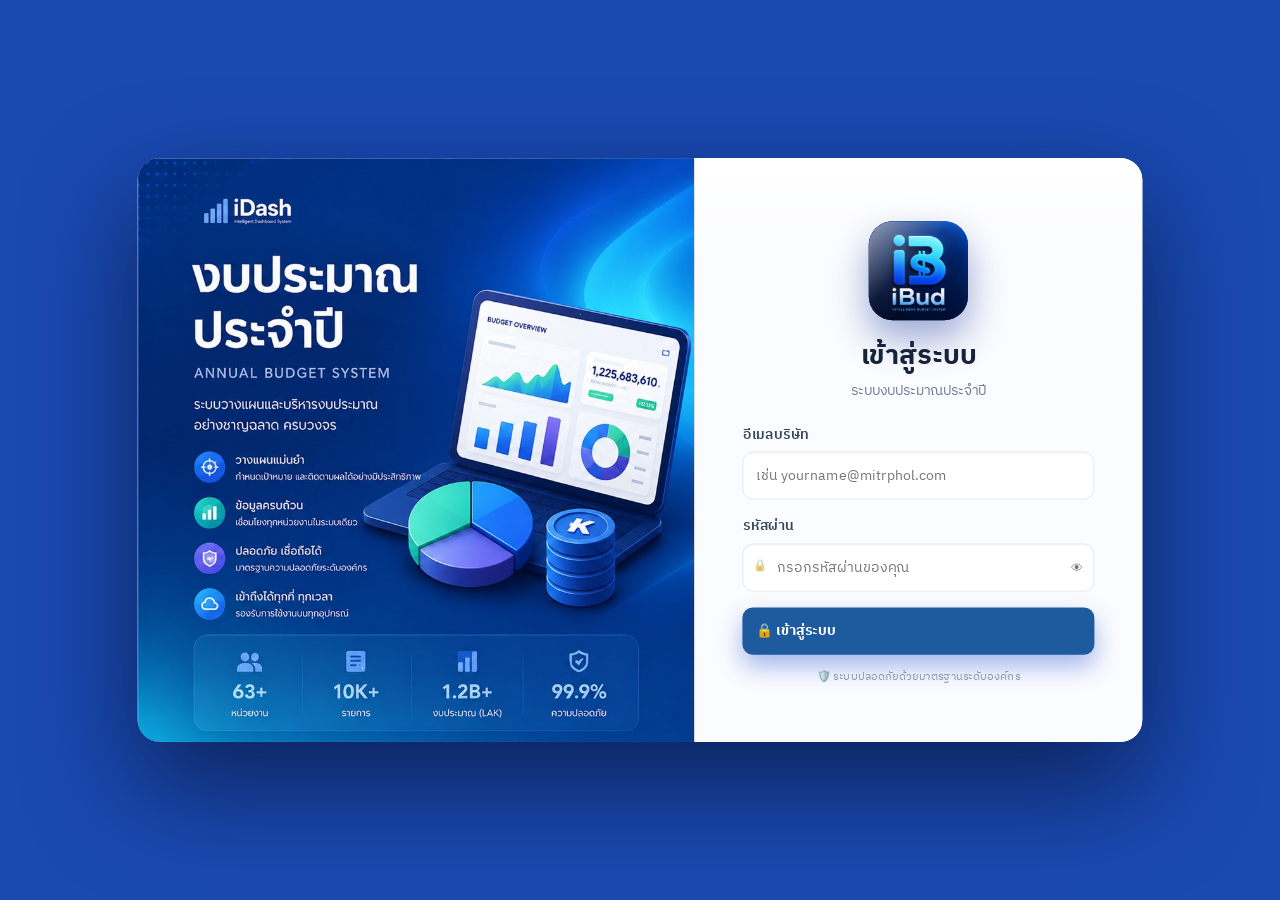
<file: index.html>
<!doctype html>
<html lang="th">
<head>
  <meta charset="utf-8">
  <meta name="viewport" content="width=device-width, initial-scale=1">
  <title>งบประมาณประจำปี (Annual Budget) — บริษัท น้ำตาลมิตรลาว จำกัด</title>
  <link rel="icon" type="image/png" href="favicon.png?v=20.42">
  <link rel="stylesheet" href="fonts/plex.css?v=20.42">
  <link rel="stylesheet" href="css/app.css?v=20.42">
</head>
<body>
  <div id="root"></div>
  <script src="js/ppt-map.js?v=20.42"></script>
  <script src="js/directory.js?v=20.42"></script>
  <script src="js/seed-data.js?v=20.42"></script>
  <script src="js/seed.js?v=20.42"></script>
  <script src="js/store.js?v=20.42"></script>
  <script src="js/charts.js?v=20.42"></script>
  <script src="js/supa.js?v=20.42"></script>
  <script src="js/email.js?v=20.42"></script>
  <script src="js/sync.js?v=20.42"></script>
  <script src="js/ui.js?v=20.42"></script>
  <script src="js/pages-user.js?v=20.42"></script>
  <script src="js/pages-acc.js?v=20.42"></script>
  <script src="js/assumption-data.js?v=20.42"></script>
  <script src="js/pages-assum.js?v=20.42"></script>
  <script src="js/pages-mgr.js?v=20.42"></script>
  <script src="js/pages-cost.js?v=20.42"></script>
  <script src="js/pages-req.js?v=20.42"></script>
  <script src="js/app.js?v=20.42"></script>
</body>
</html>
</file>
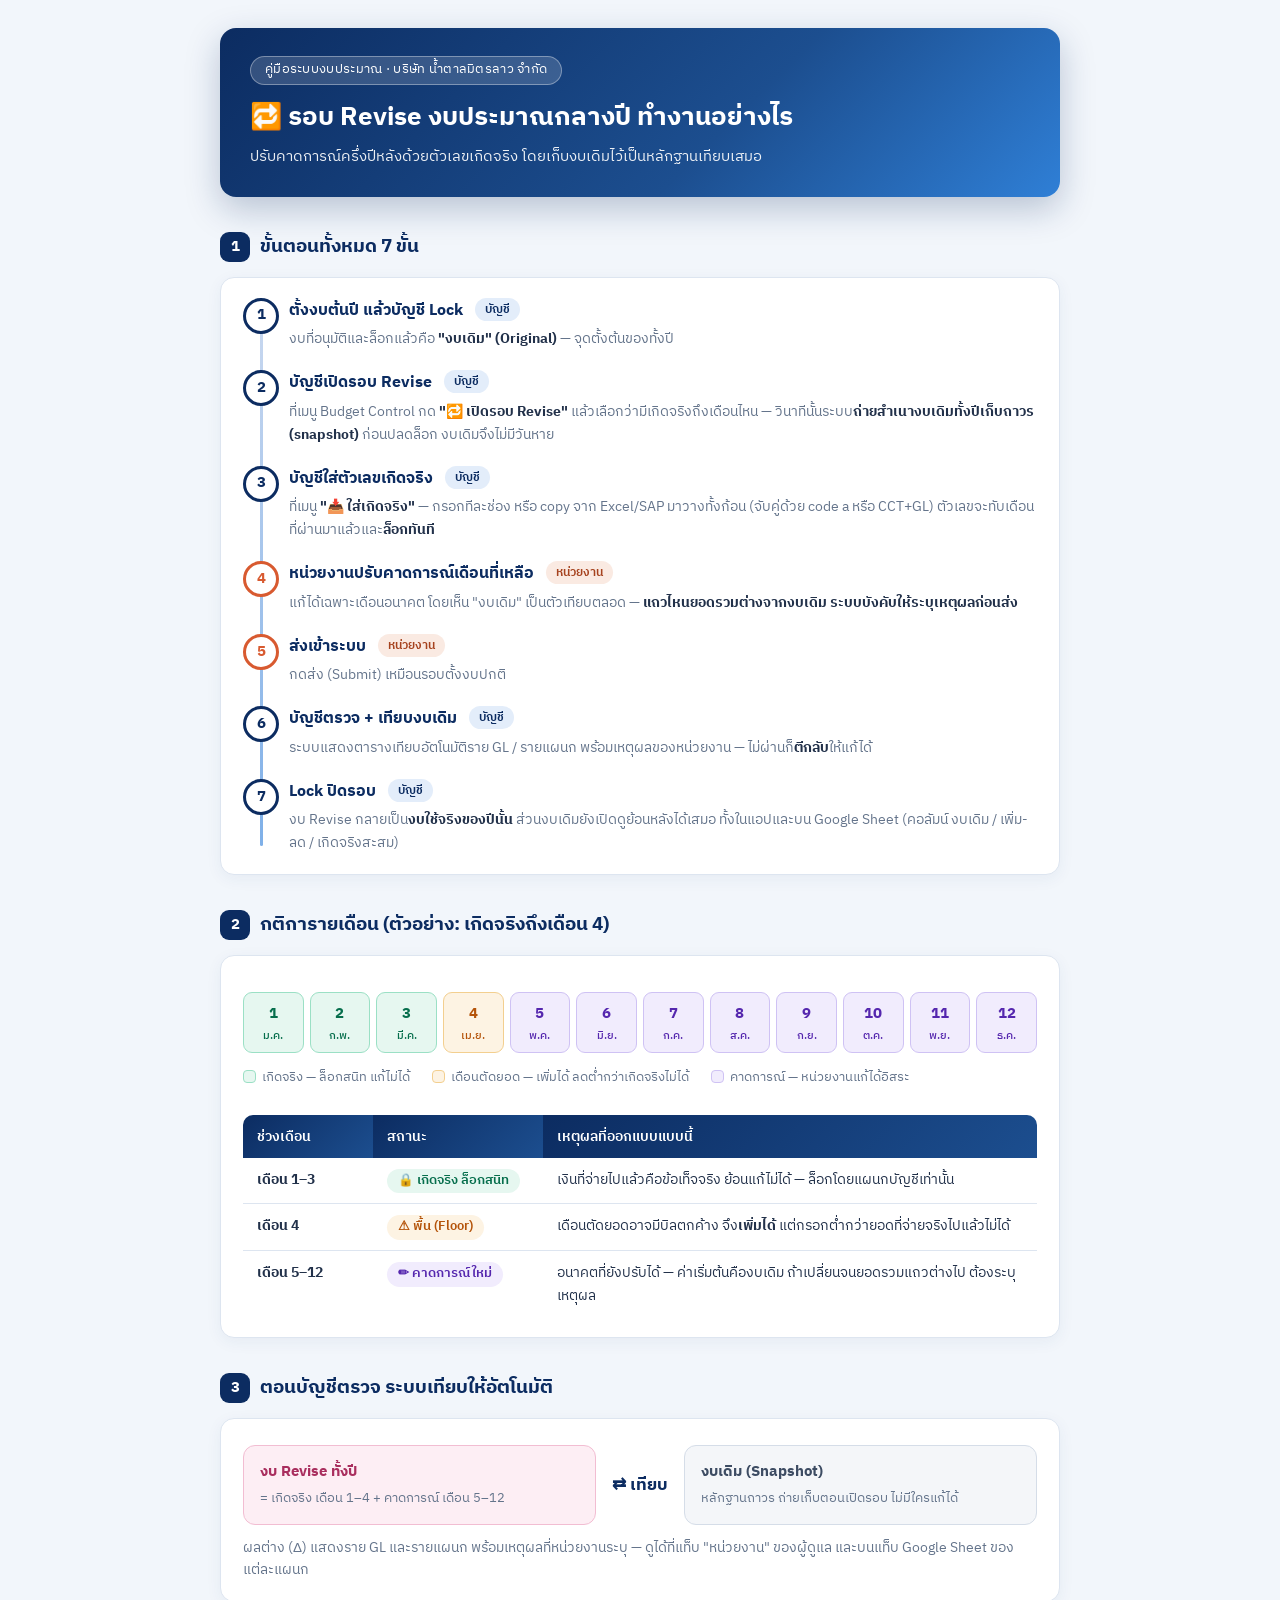
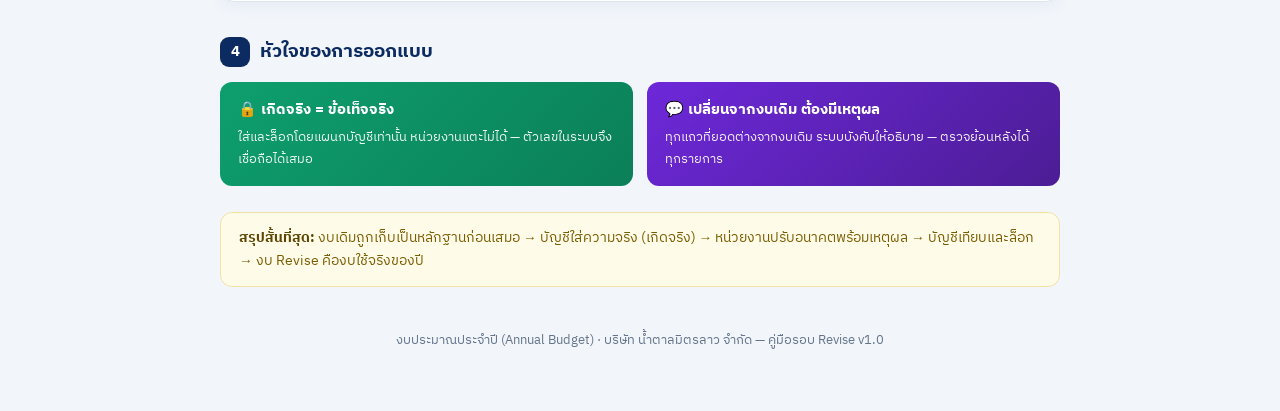
<file: revise-guide.html>
<!doctype html>
<html lang="th">
<head>
<meta charset="utf-8">
<meta name="viewport" content="width=device-width, initial-scale=1">
<title>คู่มือรอบ Revise กลางปี — งบประมาณประจำปี (Annual Budget)</title>
<link rel="stylesheet" href="fonts/plex.css">
<style>
  :root{
    --navy:#0c2c61; --blue:#256abf; --blue2:#2f7fd6;
    --green:#0e9f6e; --green-bg:#e6f7f0; --green-bd:#9be0c5;
    --amber:#b45309; --amber-bg:#fdf3e3; --amber-bd:#f3cf8f;
    --purple:#6d28d9; --purple-bg:#f1ecfd; --purple-bd:#cfc2f4;
    --ink:#22314a; --mut:#64748b; --line:#dde5f0; --bg:#f2f6fb; --card:#ffffff;
  }
  *{margin:0;padding:0;box-sizing:border-box}
  body{font-family:'IBM Plex Sans Thai','Segoe UI','Leelawadee UI',sans-serif;background:var(--bg);color:var(--ink);line-height:1.65}
  .wrap{max-width:880px;margin:0 auto;padding:28px 20px 60px}
  header.hero{background:linear-gradient(135deg,#0c2c61,#1c4e8f 60%,#2f7fd6);color:#fff;border-radius:16px;padding:28px 30px;margin-bottom:26px;box-shadow:0 12px 34px rgba(12,44,97,.25)}
  .hero h1{font-size:26px;font-weight:700;margin-bottom:6px}
  .hero p{opacity:.92;font-size:14.5px}
  .hero .tag{display:inline-block;background:rgba(255,255,255,.16);border:1px solid rgba(255,255,255,.35);border-radius:999px;padding:3px 14px;font-size:12.5px;margin-bottom:12px;letter-spacing:.3px}
  h2{font-size:19px;color:var(--navy);margin:34px 0 14px;display:flex;align-items:center;gap:10px}
  h2 .n{display:inline-flex;align-items:center;justify-content:center;width:30px;height:30px;border-radius:9px;background:var(--navy);color:#fff;font-size:15px;flex:none}
  .card{background:var(--card);border:1px solid var(--line);border-radius:14px;padding:20px 22px;box-shadow:0 4px 16px rgba(30,64,120,.06)}
  /* ---------- timeline ---------- */
  .steps{list-style:none;position:relative;padding-left:46px}
  .steps::before{content:'';position:absolute;left:17px;top:8px;bottom:8px;width:3px;border-radius:2px;background:linear-gradient(#c9d8ef,#7fb0e8)}
  .steps li{position:relative;padding:0 0 20px}
  .steps li:last-child{padding-bottom:0}
  .steps .dot{position:absolute;left:-46px;top:0;width:36px;height:36px;border-radius:50%;background:#fff;border:3px solid var(--blue);color:var(--blue);font-weight:700;display:flex;align-items:center;justify-content:center;font-size:15px}
  .steps li.acc .dot{border-color:var(--navy);color:var(--navy)}
  .steps li.dept .dot{border-color:#d85a30;color:#d85a30}
  .steps b.who{font-size:12px;border-radius:999px;padding:2px 10px;margin-left:8px;vertical-align:2px;font-weight:600}
  .who.acc{background:#e3edfa;color:var(--navy)}
  .who.dept{background:#faeae2;color:#a6431f}
  .steps h3{font-size:16px;color:var(--navy)}
  .steps p{font-size:14px;color:var(--mut);margin-top:3px}
  .steps p b{color:var(--ink)}
  /* ---------- month strip ---------- */
  .months{display:grid;grid-template-columns:repeat(12,1fr);gap:6px;margin:16px 0 14px}
  .mo{border-radius:9px;text-align:center;padding:9px 2px 7px;font-weight:700;font-size:15px;border:1.6px solid}
  .mo small{display:block;font-weight:500;font-size:10.5px;margin-top:1px}
  .mo.lock{background:var(--green-bg);border-color:var(--green-bd);color:#066e4c}
  .mo.floor{background:var(--amber-bg);border-color:var(--amber-bd);color:var(--amber)}
  .mo.free{background:var(--purple-bg);border-color:var(--purple-bd);color:#5527ae}
  .legend{display:flex;flex-wrap:wrap;gap:10px 22px;font-size:13px;color:var(--mut)}
  .legend i{display:inline-block;width:13px;height:13px;border-radius:4px;margin-right:6px;vertical-align:-2px;border:1.5px solid}
  .legend .l1{background:var(--green-bg);border-color:var(--green-bd)}
  .legend .l2{background:var(--amber-bg);border-color:var(--amber-bd)}
  .legend .l3{background:var(--purple-bg);border-color:var(--purple-bd)}
  /* ---------- rules table ---------- */
  table{width:100%;border-collapse:collapse;font-size:14px}
  th{background:linear-gradient(135deg,#0c2c61,#1c4e8f);color:#fff;text-align:left;padding:10px 14px;font-weight:600}
  th:first-child{border-radius:10px 0 0 0}th:last-child{border-radius:0 10px 0 0}
  td{padding:10px 14px;border-bottom:1px solid var(--line);vertical-align:top}
  tr:last-child td{border-bottom:none}
  td .pill{display:inline-block;border-radius:999px;padding:2px 11px;font-size:12.5px;font-weight:600;white-space:nowrap}
  .pill.g{background:var(--green-bg);color:#066e4c}.pill.a{background:var(--amber-bg);color:var(--amber)}.pill.p{background:var(--purple-bg);color:#5527ae}
  /* ---------- compare ---------- */
  .cmp{display:flex;flex-wrap:wrap;align-items:stretch;gap:12px;margin-top:6px}
  .cmp .box{flex:1 1 200px;border-radius:12px;padding:14px 16px;border:1.6px solid}
  .cmp .box h4{font-size:15px;margin-bottom:4px}
  .cmp .box p{font-size:13px;color:var(--mut)}
  .cmp .rv{background:#fdeef4;border-color:#f2bdd2}.cmp .rv h4{color:#a92e5e}
  .cmp .og{background:#f4f6f9;border-color:#d5dde8}.cmp .og h4{color:#3d4c63}
  .cmp .vs{align-self:center;font-weight:800;color:var(--navy);font-size:17px;padding:0 4px}
  .note{background:#fffbe9;border:1px solid #f1e3a6;border-radius:12px;padding:14px 18px;font-size:13.5px;color:#7a5d00;margin-top:26px}
  .note b{color:#5c4500}
  .keys{display:grid;grid-template-columns:1fr 1fr;gap:14px;margin-top:6px}
  .keys .k{border-radius:12px;padding:16px 18px;color:#fff}
  .keys .k1{background:linear-gradient(135deg,#0e9f6e,#0b7f58)}
  .keys .k2{background:linear-gradient(135deg,#6d28d9,#4c1d95)}
  .keys h4{font-size:15px;margin-bottom:5px}
  .keys p{font-size:13px;opacity:.92}
  footer{margin-top:44px;text-align:center;color:var(--mut);font-size:12.5px}
  @media (max-width:640px){.months{grid-template-columns:repeat(6,1fr)}.keys{grid-template-columns:1fr}}
  @media print{body{background:#fff}.card{box-shadow:none}}
</style>
</head>
<body>
<div class="wrap">

  <header class="hero">
    <span class="tag">คู่มือระบบงบประมาณ · บริษัท น้ำตาลมิตรลาว จำกัด</span>
    <h1>🔁 รอบ Revise งบประมาณกลางปี ทำงานอย่างไร</h1>
    <p>ปรับคาดการณ์ครึ่งปีหลังด้วยตัวเลขเกิดจริง โดยเก็บงบเดิมไว้เป็นหลักฐานเทียบเสมอ</p>
  </header>

  <h2><span class="n">1</span> ขั้นตอนทั้งหมด 7 ขั้น</h2>
  <div class="card">
    <ol class="steps">
      <li class="acc"><span class="dot">1</span>
        <h3>ตั้งงบต้นปี แล้วบัญชี Lock <b class="who acc">บัญชี</b></h3>
        <p>งบที่อนุมัติและล็อกแล้วคือ <b>"งบเดิม" (Original)</b> — จุดตั้งต้นของทั้งปี</p></li>
      <li class="acc"><span class="dot">2</span>
        <h3>บัญชีเปิดรอบ Revise <b class="who acc">บัญชี</b></h3>
        <p>ที่เมนู Budget Control กด <b>"🔁 เปิดรอบ Revise"</b> แล้วเลือกว่ามีเกิดจริงถึงเดือนไหน — วินาทีนั้นระบบ<b>ถ่ายสำเนางบเดิมทั้งปีเก็บถาวร (snapshot)</b> ก่อนปลดล็อก งบเดิมจึงไม่มีวันหาย</p></li>
      <li class="acc"><span class="dot">3</span>
        <h3>บัญชีใส่ตัวเลขเกิดจริง <b class="who acc">บัญชี</b></h3>
        <p>ที่เมนู <b>"📥 ใส่เกิดจริง"</b> — กรอกทีละช่อง หรือ copy จาก Excel/SAP มาวางทั้งก้อน (จับคู่ด้วย code a หรือ CCT+GL) ตัวเลขจะทับเดือนที่ผ่านมาแล้วและ<b>ล็อกทันที</b></p></li>
      <li class="dept"><span class="dot">4</span>
        <h3>หน่วยงานปรับคาดการณ์เดือนที่เหลือ <b class="who dept">หน่วยงาน</b></h3>
        <p>แก้ได้เฉพาะเดือนอนาคต โดยเห็น "งบเดิม" เป็นตัวเทียบตลอด — <b>แถวไหนยอดรวมต่างจากงบเดิม ระบบบังคับให้ระบุเหตุผลก่อนส่ง</b></p></li>
      <li class="dept"><span class="dot">5</span>
        <h3>ส่งเข้าระบบ <b class="who dept">หน่วยงาน</b></h3>
        <p>กดส่ง (Submit) เหมือนรอบตั้งงบปกติ</p></li>
      <li class="acc"><span class="dot">6</span>
        <h3>บัญชีตรวจ + เทียบงบเดิม <b class="who acc">บัญชี</b></h3>
        <p>ระบบแสดงตารางเทียบอัตโนมัติราย GL / รายแผนก พร้อมเหตุผลของหน่วยงาน — ไม่ผ่านก็<b>ตีกลับ</b>ให้แก้ได้</p></li>
      <li class="acc"><span class="dot">7</span>
        <h3>Lock ปิดรอบ <b class="who acc">บัญชี</b></h3>
        <p>งบ Revise กลายเป็น<b>งบใช้จริงของปีนั้น</b> ส่วนงบเดิมยังเปิดดูย้อนหลังได้เสมอ ทั้งในแอปและบน Google Sheet (คอลัมน์ งบเดิม / เพิ่ม-ลด / เกิดจริงสะสม)</p></li>
    </ol>
  </div>

  <h2><span class="n">2</span> กติการายเดือน (ตัวอย่าง: เกิดจริงถึงเดือน 4)</h2>
  <div class="card">
    <div class="months">
      <div class="mo lock">1<small>ม.ค.</small></div>
      <div class="mo lock">2<small>ก.พ.</small></div>
      <div class="mo lock">3<small>มี.ค.</small></div>
      <div class="mo floor">4<small>เม.ย.</small></div>
      <div class="mo free">5<small>พ.ค.</small></div>
      <div class="mo free">6<small>มิ.ย.</small></div>
      <div class="mo free">7<small>ก.ค.</small></div>
      <div class="mo free">8<small>ส.ค.</small></div>
      <div class="mo free">9<small>ก.ย.</small></div>
      <div class="mo free">10<small>ต.ค.</small></div>
      <div class="mo free">11<small>พ.ย.</small></div>
      <div class="mo free">12<small>ธ.ค.</small></div>
    </div>
    <div class="legend">
      <span><i class="l1"></i>เกิดจริง — ล็อกสนิท แก้ไม่ได้</span>
      <span><i class="l2"></i>เดือนตัดยอด — เพิ่มได้ ลดต่ำกว่าเกิดจริงไม่ได้</span>
      <span><i class="l3"></i>คาดการณ์ — หน่วยงานแก้ได้อิสระ</span>
    </div>
    <br>
    <table>
      <thead><tr><th style="width:130px">ช่วงเดือน</th><th style="width:170px">สถานะ</th><th>เหตุผลที่ออกแบบแบบนี้</th></tr></thead>
      <tbody>
        <tr><td><b>เดือน 1–3</b></td><td><span class="pill g">🔒 เกิดจริง ล็อกสนิท</span></td><td>เงินที่จ่ายไปแล้วคือข้อเท็จจริง ย้อนแก้ไม่ได้ — ล็อกโดยแผนกบัญชีเท่านั้น</td></tr>
        <tr><td><b>เดือน 4</b></td><td><span class="pill a">⚠ พื้น (Floor)</span></td><td>เดือนตัดยอดอาจมีบิลตกค้าง จึง<b>เพิ่มได้</b> แต่กรอกต่ำกว่ายอดที่จ่ายจริงไปแล้วไม่ได้</td></tr>
        <tr><td><b>เดือน 5–12</b></td><td><span class="pill p">✏ คาดการณ์ใหม่</span></td><td>อนาคตที่ยังปรับได้ — ค่าเริ่มต้นคืองบเดิม ถ้าเปลี่ยนจนยอดรวมแถวต่างไป ต้องระบุเหตุผล</td></tr>
      </tbody>
    </table>
  </div>

  <h2><span class="n">3</span> ตอนบัญชีตรวจ ระบบเทียบให้อัตโนมัติ</h2>
  <div class="card">
    <div class="cmp">
      <div class="box rv"><h4>งบ Revise ทั้งปี</h4><p>= เกิดจริง เดือน 1–4 + คาดการณ์ เดือน 5–12</p></div>
      <div class="vs">⇄ เทียบ</div>
      <div class="box og"><h4>งบเดิม (Snapshot)</h4><p>หลักฐานถาวร ถ่ายเก็บตอนเปิดรอบ ไม่มีใครแก้ได้</p></div>
    </div>
    <p style="font-size:13.5px;color:var(--mut);margin-top:12px">ผลต่าง (Δ) แสดงราย GL และรายแผนก พร้อมเหตุผลที่หน่วยงานระบุ — ดูได้ที่แท็บ "หน่วยงาน" ของผู้ดูแล และบนแท็บ Google Sheet ของแต่ละแผนก</p>
  </div>

  <h2><span class="n">4</span> หัวใจของการออกแบบ</h2>
  <div class="keys">
    <div class="k k1"><h4>🔒 เกิดจริง = ข้อเท็จจริง</h4><p>ใส่และล็อกโดยแผนกบัญชีเท่านั้น หน่วยงานแตะไม่ได้ — ตัวเลขในระบบจึงเชื่อถือได้เสมอ</p></div>
    <div class="k k2"><h4>💬 เปลี่ยนจากงบเดิม ต้องมีเหตุผล</h4><p>ทุกแถวที่ยอดต่างจากงบเดิม ระบบบังคับให้อธิบาย — ตรวจย้อนหลังได้ทุกรายการ</p></div>
  </div>

  <div class="note"><b>สรุปสั้นที่สุด:</b> งบเดิมถูกเก็บเป็นหลักฐานก่อนเสมอ → บัญชีใส่ความจริง (เกิดจริง) → หน่วยงานปรับอนาคตพร้อมเหตุผล → บัญชีเทียบและล็อก → งบ Revise คืองบใช้จริงของปี</div>

  <footer>งบประมาณประจำปี (Annual Budget) · บริษัท น้ำตาลมิตรลาว จำกัด — คู่มือรอบ Revise v1.0</footer>
</div>
</body>
</html>
</file>
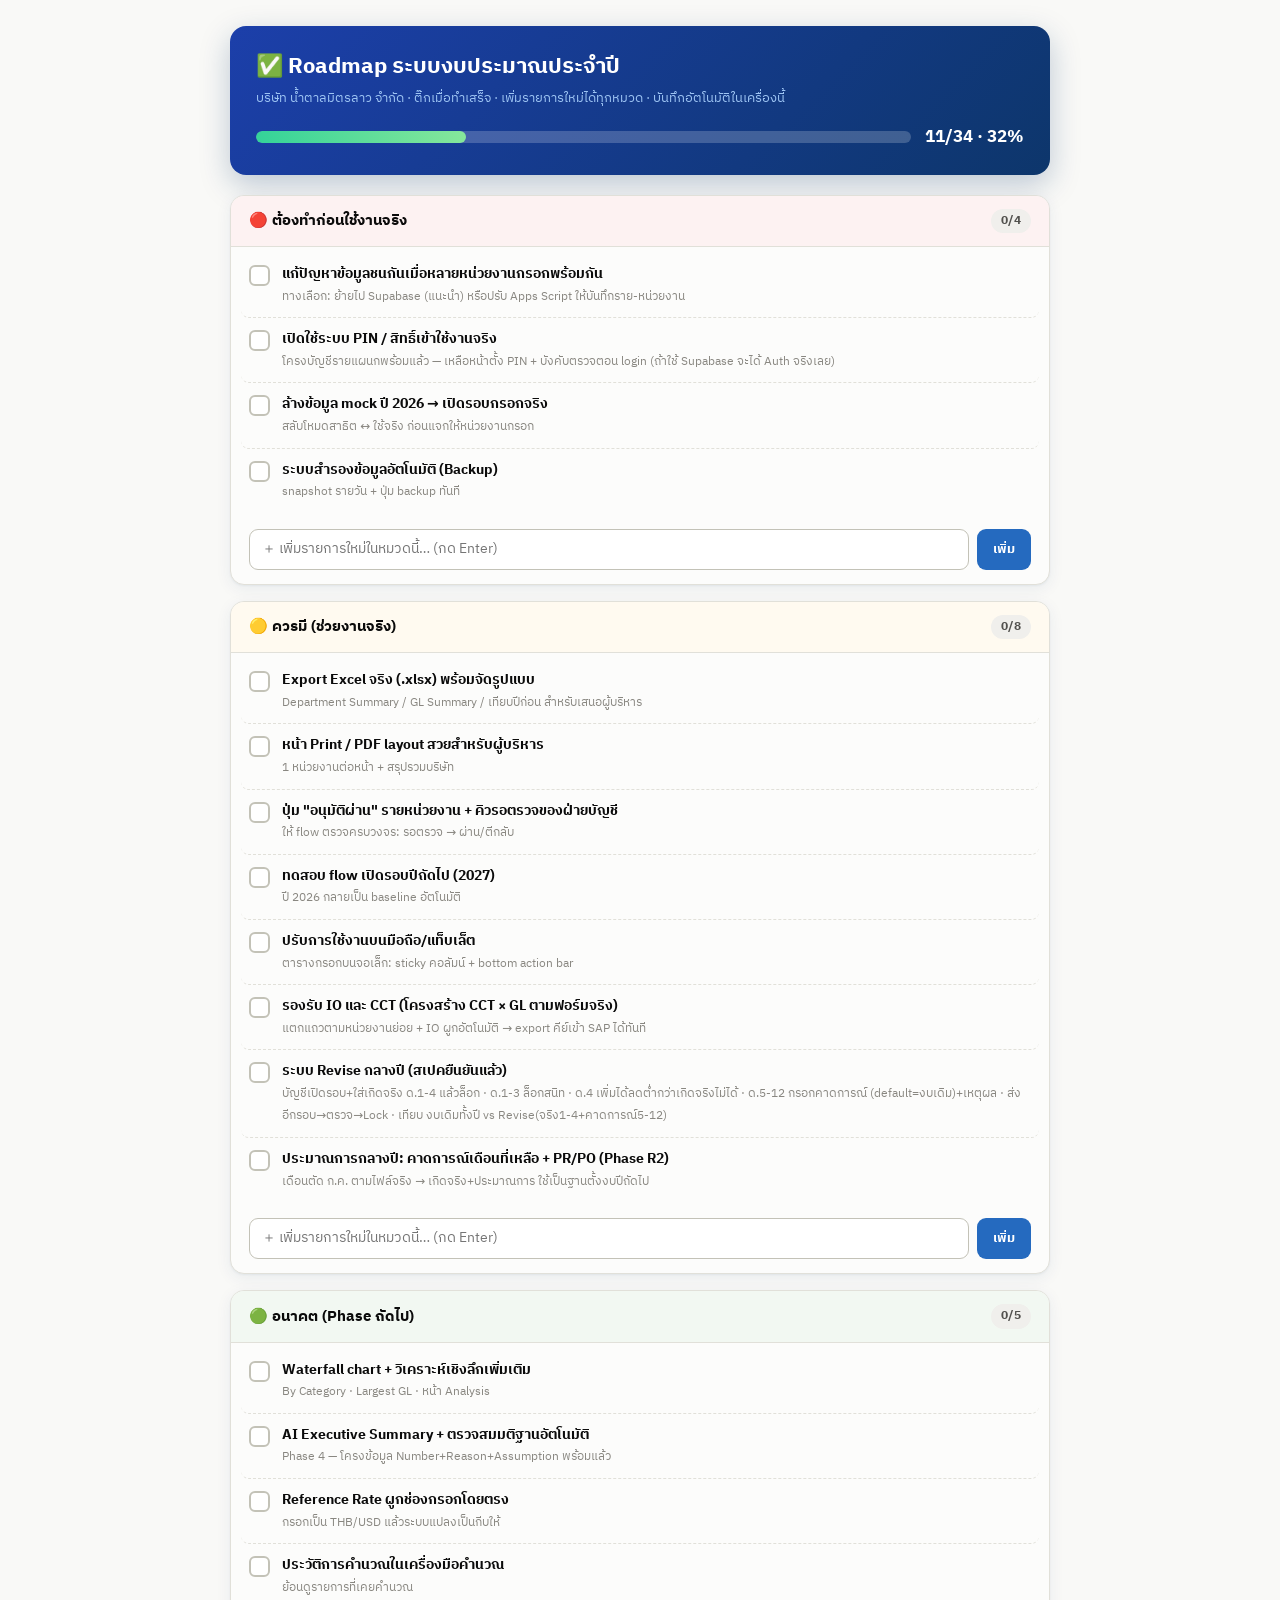
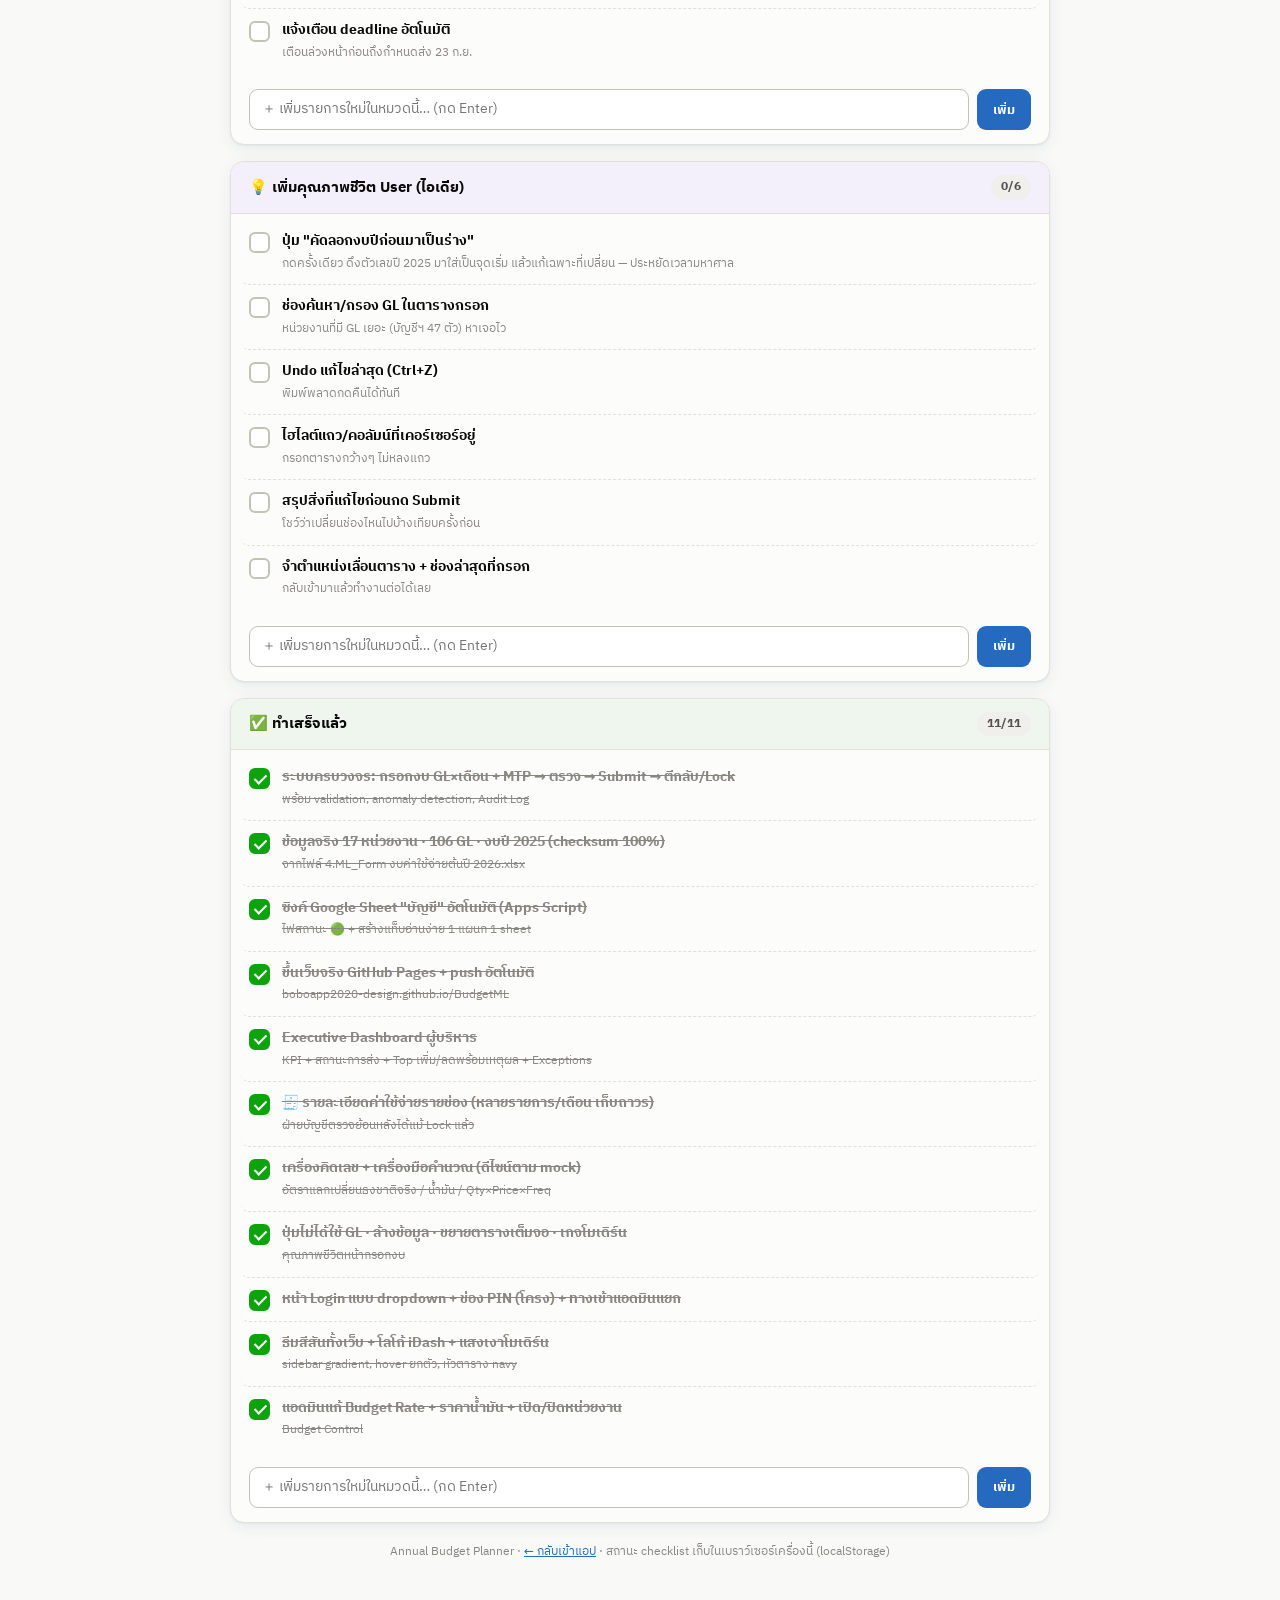
<file: roadmap.html>
<!doctype html>
<html lang="th">
<head>
<meta charset="utf-8">
<meta name="viewport" content="width=device-width, initial-scale=1">
<title>Roadmap — งบประมาณประจำปี (Annual Budget)</title>
<link rel="stylesheet" href="fonts/plex.css">
<link rel="icon" href="data:image/svg+xml,<svg xmlns='http://www.w3.org/2000/svg' viewBox='0 0 48 48'><circle cx='24' cy='24' r='22' fill='white'/><circle cx='24' cy='24' r='22' fill='none' stroke='%232a78d6' stroke-width='3.1'/><text x='24' y='31' text-anchor='middle' font-size='20'>✅</text></svg>">
<style>
  * { box-sizing: border-box; margin: 0; padding: 0; }
  body {
    font-family: "IBM Plex Sans Thai", "Segoe UI", "Leelawadee UI", "Noto Sans Thai", system-ui, sans-serif;
    background: #f9f9f7; color: #0b0b0b; font-size: 14.5px; line-height: 1.55; padding: 26px 16px 80px;
  }
  .wrap { max-width: 820px; margin: 0 auto; }
  header.hero {
    background: linear-gradient(135deg, #1c3faa, #0d366b); color: #fff; border-radius: 16px;
    padding: 24px 26px; margin-bottom: 20px; box-shadow: 0 10px 30px rgba(13,54,107,.25);
  }
  .hero h1 { font-size: 22px; margin-bottom: 4px; }
  .hero .sub { color: #9ec5f4; font-size: 13px; }
  .progress-row { display: flex; align-items: center; gap: 14px; margin-top: 16px; }
  .pbar { flex: 1; height: 12px; background: rgba(255,255,255,.2); border-radius: 999px; overflow: hidden; }
  .pfill { height: 100%; border-radius: 999px; background: linear-gradient(90deg, #34d399, #86e79b); transition: width .4s ease; }
  .ptext { font-weight: 800; font-size: 17px; white-space: nowrap; font-variant-numeric: tabular-nums; }
  section.card {
    background: #fcfcfb; border: 1px solid #e1e0d9; border-radius: 14px; margin-bottom: 16px;
    box-shadow: 0 1px 2px rgba(13,54,107,.05), 0 4px 16px rgba(13,54,107,.07); overflow: hidden;
  }
  .sec-head { padding: 13px 18px; font-weight: 800; font-size: 15px; display: flex; align-items: center; gap: 8px; border-bottom: 1px solid #e1e0d9; }
  .sec-head .cnt { margin-left: auto; font-size: 12px; font-weight: 700; color: #52514e; background: #f0efec; border-radius: 999px; padding: 3px 10px; }
  .sec-critical .sec-head { background: #fdf2f2; }
  .sec-should  .sec-head { background: #fffaf0; }
  .sec-future  .sec-head { background: #f2f8f2; }
  .sec-qol     .sec-head { background: #f3f0fc; }
  .sec-done    .sec-head { background: #eef6ee; }
  ul.items { list-style: none; padding: 6px 10px; }
  li.item {
    display: flex; gap: 12px; align-items: flex-start; padding: 10px 8px;
    border-bottom: 1px dashed #e1e0d9; border-radius: 8px; transition: background .12s;
  }
  li.item:last-child { border-bottom: none; }
  li.item:hover { background: #f4f7fb; }
  .chk {
    appearance: none; width: 21px; height: 21px; border: 2px solid #c3c2b7; border-radius: 6px;
    cursor: pointer; flex-shrink: 0; margin-top: 2px; position: relative; background: #fff; transition: all .15s;
  }
  .chk:hover { border-color: #256abf; }
  .chk:checked { background: #0ca30c; border-color: #0ca30c; }
  .chk:checked::after {
    content: ''; position: absolute; left: 5.5px; top: 1.5px; width: 5px; height: 10px;
    border: solid #fff; border-width: 0 2.5px 2.5px 0; transform: rotate(45deg);
  }
  .item-tx { flex: 1; min-width: 0; }
  .item-tx b { display: block; font-size: 14px; }
  .item-tx small { color: #898781; font-size: 12px; }
  li.done .item-tx b { text-decoration: line-through; color: #898781; }
  li.done .item-tx small { text-decoration: line-through; }
  .del {
    border: none; background: none; color: #c3c2b7; cursor: pointer; font-size: 14px; padding: 2px 6px;
    border-radius: 6px; flex-shrink: 0;
  }
  .del:hover { color: #d03b3b; background: #fdecec; }
  .addrow { display: flex; gap: 8px; padding: 10px 18px 14px; }
  .addrow input {
    flex: 1; font: inherit; font-size: 13.5px; padding: 9px 12px; border: 1px solid #c3c2b7;
    border-radius: 9px; background: #fff;
  }
  .addrow input:focus { outline: none; border-color: #256abf; box-shadow: 0 0 0 2px rgba(37,106,191,.18); }
  .addrow button {
    font: inherit; font-size: 13px; font-weight: 700; padding: 9px 16px; border: none;
    border-radius: 9px; background: #256abf; color: #fff; cursor: pointer;
  }
  .addrow button:hover { background: #104281; }
  footer { text-align: center; color: #898781; font-size: 12px; margin-top: 20px; }
  footer a { color: #256abf; }
  .tag { font-size: 10.5px; font-weight: 700; border-radius: 999px; padding: 2px 8px; vertical-align: 2px; margin-left: 6px; }
  .tag-user { background: #e6f0fb; color: #256abf; }
  .tag-new  { background: #f3effc; color: #6d28d9; }
</style>
</head>
<body>
<div class="wrap">
  <header class="hero">
    <h1>✅ Roadmap ระบบงบประมาณประจำปี</h1>
    <div class="sub">บริษัท น้ำตาลมิตรลาว จำกัด · ติ๊กเมื่อทำเสร็จ · เพิ่มรายการใหม่ได้ทุกหมวด · บันทึกอัตโนมัติในเครื่องนี้</div>
    <div class="progress-row"><div class="pbar"><div class="pfill" id="pfill"></div></div><div class="ptext" id="ptext">0%</div></div>
  </header>
  <div id="sections"></div>
  <footer>
    Annual Budget Planner · <a href="index.html">← กลับเข้าแอป</a> ·
    สถานะ checklist เก็บในเบราว์เซอร์เครื่องนี้ (localStorage)
  </footer>
</div>

<script>
/* =============================================================
 * Roadmap Checklist — รายการตั้งต้น + เพิ่ม/ลบ/ติ๊กได้ เก็บใน localStorage
 * ============================================================= */
const KEY = 'abp_roadmap_v1';

const SECTIONS = [
  { id: 'critical', icon: '🔴', title: 'ต้องทำก่อนใช้งานจริง', cls: 'sec-critical', items: [
    { id: 'c1', t: 'แก้ปัญหาข้อมูลชนกันเมื่อหลายหน่วยงานกรอกพร้อมกัน', s: 'ทางเลือก: ย้ายไป Supabase (แนะนำ) หรือปรับ Apps Script ให้บันทึกราย-หน่วยงาน' },
    { id: 'c2', t: 'เปิดใช้ระบบ PIN / สิทธิ์เข้าใช้งานจริง', s: 'โครงบัญชีรายแผนกพร้อมแล้ว — เหลือหน้าตั้ง PIN + บังคับตรวจตอน login (ถ้าใช้ Supabase จะได้ Auth จริงเลย)' },
    { id: 'c3', t: 'ล้างข้อมูล mock ปี 2026 → เปิดรอบกรอกจริง', s: 'สลับโหมดสาธิต ↔ ใช้จริง ก่อนแจกให้หน่วยงานกรอก' },
    { id: 'c4', t: 'ระบบสำรองข้อมูลอัตโนมัติ (Backup)', s: 'snapshot รายวัน + ปุ่ม backup ทันที' },
  ]},
  { id: 'should', icon: '🟡', title: 'ควรมี (ช่วยงานจริง)', cls: 'sec-should', items: [
    { id: 's1', t: 'Export Excel จริง (.xlsx) พร้อมจัดรูปแบบ', s: 'Department Summary / GL Summary / เทียบปีก่อน สำหรับเสนอผู้บริหาร' },
    { id: 's2', t: 'หน้า Print / PDF layout สวยสำหรับผู้บริหาร', s: '1 หน่วยงานต่อหน้า + สรุปรวมบริษัท' },
    { id: 's3', t: 'ปุ่ม "อนุมัติผ่าน" รายหน่วยงาน + คิวรอตรวจของฝ่ายบัญชี', s: 'ให้ flow ตรวจครบวงจร: รอตรวจ → ผ่าน/ตีกลับ' },
    { id: 's4', t: 'ทดสอบ flow เปิดรอบปีถัดไป (2027)', s: 'ปี 2026 กลายเป็น baseline อัตโนมัติ' },
    { id: 's5', t: 'ปรับการใช้งานบนมือถือ/แท็บเล็ต', s: 'ตารางกรอกบนจอเล็ก: sticky คอลัมน์ + bottom action bar' },
    { id: 's6', t: 'รองรับ IO และ CCT (โครงสร้าง CCT × GL ตามฟอร์มจริง)', s: 'แตกแถวตามหน่วยงานย่อย + IO ผูกอัตโนมัติ → export คีย์เข้า SAP ได้ทันที' },
    { id: 's7', t: 'ระบบ Revise กลางปี (สเปคยืนยันแล้ว)', s: 'บัญชีเปิดรอบ+ใส่เกิดจริง ด.1-4 แล้วล็อก · ด.1-3 ล็อกสนิท · ด.4 เพิ่มได้ลดต่ำกว่าเกิดจริงไม่ได้ · ด.5-12 กรอกคาดการณ์ (default=งบเดิม)+เหตุผล · ส่งอีกรอบ→ตรวจ→Lock · เทียบ งบเดิมทั้งปี vs Revise(จริง1-4+คาดการณ์5-12)' },
    { id: 's8', t: 'ประมาณการกลางปี: คาดการณ์เดือนที่เหลือ + PR/PO (Phase R2)', s: 'เดือนตัด ก.ค. ตามไฟล์จริง → เกิดจริง+ประมาณการ ใช้เป็นฐานตั้งงบปีถัดไป' },
  ]},
  { id: 'future', icon: '🟢', title: 'อนาคต (Phase ถัดไป)', cls: 'sec-future', items: [
    { id: 'f1', t: 'Waterfall chart + วิเคราะห์เชิงลึกเพิ่มเติม', s: 'By Category · Largest GL · หน้า Analysis' },
    { id: 'f2', t: 'AI Executive Summary + ตรวจสมมติฐานอัตโนมัติ', s: 'Phase 4 — โครงข้อมูล Number+Reason+Assumption พร้อมแล้ว' },
    { id: 'f3', t: 'Reference Rate ผูกช่องกรอกโดยตรง', s: 'กรอกเป็น THB/USD แล้วระบบแปลงเป็นกีบให้' },
    { id: 'f4', t: 'ประวัติการคำนวณในเครื่องมือคำนวณ', s: 'ย้อนดูรายการที่เคยคำนวณ' },
    { id: 'f5', t: 'แจ้งเตือน deadline อัตโนมัติ', s: 'เตือนล่วงหน้าก่อนถึงกำหนดส่ง 23 ก.ย.' },
  ]},
  { id: 'qol', icon: '💡', title: 'เพิ่มคุณภาพชีวิต User (ไอเดีย)', cls: 'sec-qol', items: [
    { id: 'q1', t: 'ปุ่ม "คัดลอกงบปีก่อนมาเป็นร่าง"', s: 'กดครั้งเดียว ดึงตัวเลขปี 2025 มาใส่เป็นจุดเริ่ม แล้วแก้เฉพาะที่เปลี่ยน — ประหยัดเวลามหาศาล' },
    { id: 'q2', t: 'ช่องค้นหา/กรอง GL ในตารางกรอก', s: 'หน่วยงานที่มี GL เยอะ (บัญชีฯ 47 ตัว) หาเจอไว' },
    { id: 'q3', t: 'Undo แก้ไขล่าสุด (Ctrl+Z)', s: 'พิมพ์พลาดกดคืนได้ทันที' },
    { id: 'q4', t: 'ไฮไลต์แถว/คอลัมน์ที่เคอร์เซอร์อยู่', s: 'กรอกตารางกว้างๆ ไม่หลงแถว' },
    { id: 'q5', t: 'สรุปสิ่งที่แก้ไขก่อนกด Submit', s: 'โชว์ว่าเปลี่ยนช่องไหนไปบ้างเทียบครั้งก่อน' },
    { id: 'q6', t: 'จำตำแหน่งเลื่อนตาราง + ช่องล่าสุดที่กรอก', s: 'กลับเข้ามาแล้วทำงานต่อได้เลย' },
  ]},
  { id: 'done', icon: '✅', title: 'ทำเสร็จแล้ว', cls: 'sec-done', done: true, items: [
    { id: 'd1',  t: 'ระบบครบวงจร: กรอกงบ GL×เดือน + MTP → ตรวจ → Submit → ตีกลับ/Lock', s: 'พร้อม validation, anomaly detection, Audit Log' },
    { id: 'd2',  t: 'ข้อมูลจริง 17 หน่วยงาน · 106 GL · งบปี 2025 (checksum 100%)', s: 'จากไฟล์ 4.ML_Form งบค่าใช้จ่ายต้นปี 2026.xlsx' },
    { id: 'd3',  t: 'ซิงค์ Google Sheet "บัญชี" อัตโนมัติ (Apps Script)', s: 'ไฟสถานะ 🟢 + สร้างแท็บอ่านง่าย 1 แผนก 1 sheet' },
    { id: 'd4',  t: 'ขึ้นเว็บจริง GitHub Pages + push อัตโนมัติ', s: 'boboapp2020-design.github.io/BudgetML' },
    { id: 'd5',  t: 'Executive Dashboard ผู้บริหาร', s: 'KPI + สถานะการส่ง + Top เพิ่ม/ลดพร้อมเหตุผล + Exceptions' },
    { id: 'd6',  t: '🧾 รายละเอียดค่าใช้จ่ายรายช่อง (หลายรายการ/เดือน เก็บถาวร)', s: 'ฝ่ายบัญชีตรวจย้อนหลังได้แม้ Lock แล้ว' },
    { id: 'd7',  t: 'เครื่องคิดเลข + เครื่องมือคำนวณ (ดีไซน์ตาม mock)', s: 'อัตราแลกเปลี่ยนธงชาติจริง / น้ำมัน / Qty×Price×Freq' },
    { id: 'd8',  t: 'ปุ่มไม่ได้ใช้ GL · ล้างข้อมูล · ขยายตารางเต็มจอ · เกจโมเดิร์น', s: 'คุณภาพชีวิตหน้ากรอกงบ' },
    { id: 'd9',  t: 'หน้า Login แบบ dropdown + ช่อง PIN (โครง) + ทางเข้าแอดมินแยก', s: '' },
    { id: 'd10', t: 'ธีมสีสันทั้งเว็บ + โลโก้ iDash + แสงเงาโมเดิร์น', s: 'sidebar gradient, hover ยกตัว, หัวตาราง navy' },
    { id: 'd11', t: 'แอดมินแก้ Budget Rate + ราคาน้ำมัน + เปิด/ปิดหน่วยงาน', s: 'Budget Control' },
  ]},
];

function load() {
  try { return JSON.parse(localStorage.getItem(KEY)) || {}; } catch (e) { return {}; }
}
function save(st) { localStorage.setItem(KEY, JSON.stringify(st)); }

function render() {
  const st = load();               // { checked: {id:true}, removedDefaults: [id], custom: {secId: [{id,t}]} }
  st.checked = st.checked || {};
  st.custom = st.custom || {};
  st.removed = st.removed || [];

  let total = 0, doneN = 0;
  const host = document.getElementById('sections');
  host.innerHTML = '';

  SECTIONS.forEach(sec => {
    const defaults = sec.items.filter(it => !st.removed.includes(it.id));
    const customs = (st.custom[sec.id] || []);
    const all = defaults.map(it => ({ ...it, custom: false })).concat(customs.map(it => ({ ...it, custom: true, s: it.s || 'รายการที่เพิ่มเอง' })));
    const isDone = id => sec.done ? (st.checked[id] !== false) : !!st.checked[id]; // หมวด "ทำแล้ว" ติ๊กไว้ตั้งแต่ต้น
    const secDone = all.filter(it => isDone(it.id)).length;
    total += all.length; doneN += secDone;

    const lis = all.map(it => `
      <li class="item ${isDone(it.id) ? 'done' : ''}" data-id="${it.id}">
        <input type="checkbox" class="chk" ${isDone(it.id) ? 'checked' : ''} data-sec="${sec.id}">
        <div class="item-tx"><b>${it.t}${it.custom ? ' <span class="tag tag-new">เพิ่มเอง</span>' : ''}</b>
          ${it.s ? `<small>${it.s}</small>` : ''}</div>
        ${it.custom ? '<button class="del" title="ลบรายการนี้">✕</button>' : ''}
      </li>`).join('');

    host.insertAdjacentHTML('beforeend', `
      <section class="card ${sec.cls}">
        <div class="sec-head">${sec.icon} ${sec.title}<span class="cnt">${secDone}/${all.length}</span></div>
        <ul class="items">${lis}</ul>
        <div class="addrow">
          <input placeholder="＋ เพิ่มรายการใหม่ในหมวดนี้… (กด Enter)" data-add="${sec.id}">
          <button data-addbtn="${sec.id}">เพิ่ม</button>
        </div>
      </section>`);
  });

  const pct = total ? Math.round(doneN / total * 100) : 0;
  document.getElementById('pfill').style.width = pct + '%';
  document.getElementById('ptext').textContent = `${doneN}/${total} · ${pct}%`;

  // events
  host.querySelectorAll('.chk').forEach(chk => chk.addEventListener('change', () => {
    const id = chk.closest('.item').dataset.id;
    const st2 = load(); st2.checked = st2.checked || {};
    st2.checked[id] = chk.checked;
    save(st2); render();
  }));
  host.querySelectorAll('.del').forEach(btn => btn.addEventListener('click', () => {
    const li = btn.closest('.item'); const id = li.dataset.id;
    const st2 = load(); st2.custom = st2.custom || {};
    Object.keys(st2.custom).forEach(k => { st2.custom[k] = st2.custom[k].filter(x => x.id !== id); });
    save(st2); render();
  }));
  const addItem = secId => {
    const inp = host.querySelector(`[data-add="${secId}"]`);
    const t = inp.value.trim(); if (!t) return;
    const st2 = load(); st2.custom = st2.custom || {};
    (st2.custom[secId] = st2.custom[secId] || []).push({ id: 'u' + Date.now(), t });
    save(st2); render();
    host.querySelector(`[data-add="${secId}"]`)?.focus();
  };
  host.querySelectorAll('[data-addbtn]').forEach(b => b.addEventListener('click', () => addItem(b.dataset.addbtn)));
  host.querySelectorAll('[data-add]').forEach(i => i.addEventListener('keydown', e => { if (e.key === 'Enter') addItem(i.dataset.add); }));
}
render();
</script>
</body>
</html>
</file>
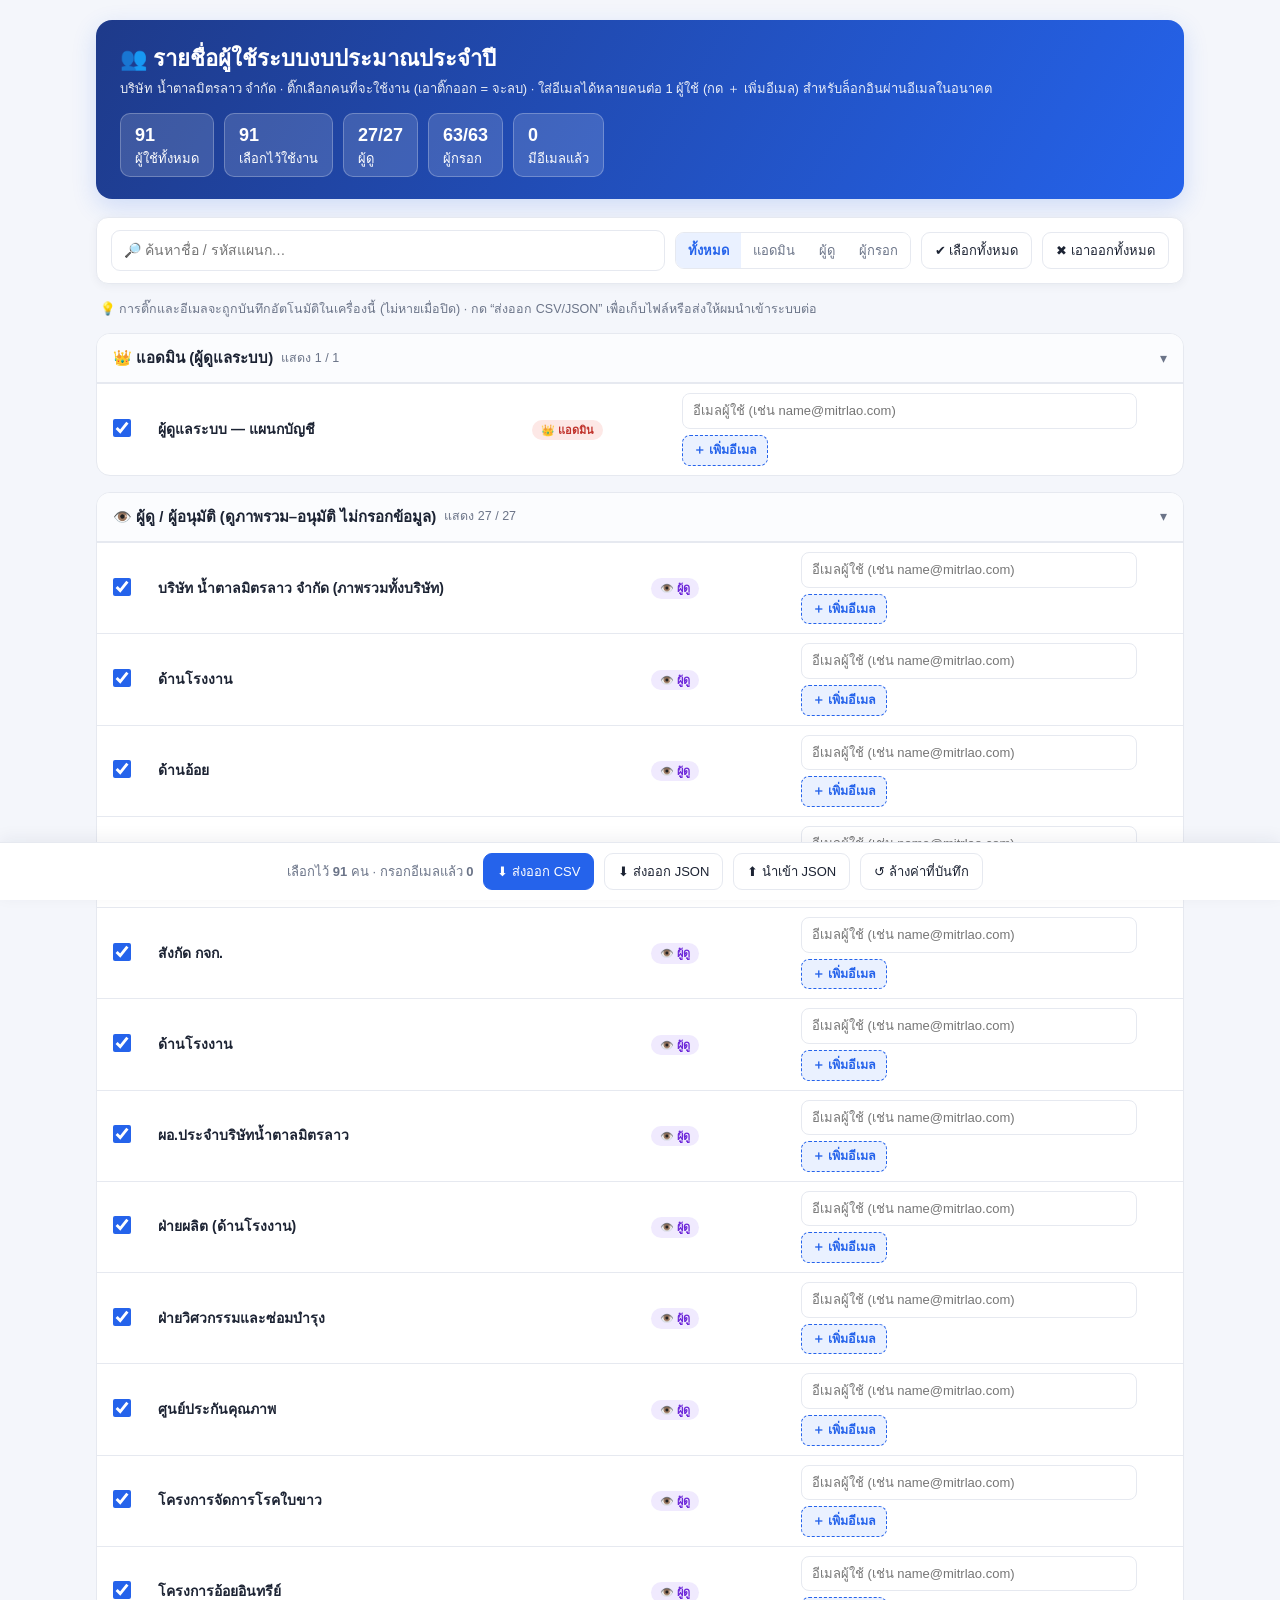
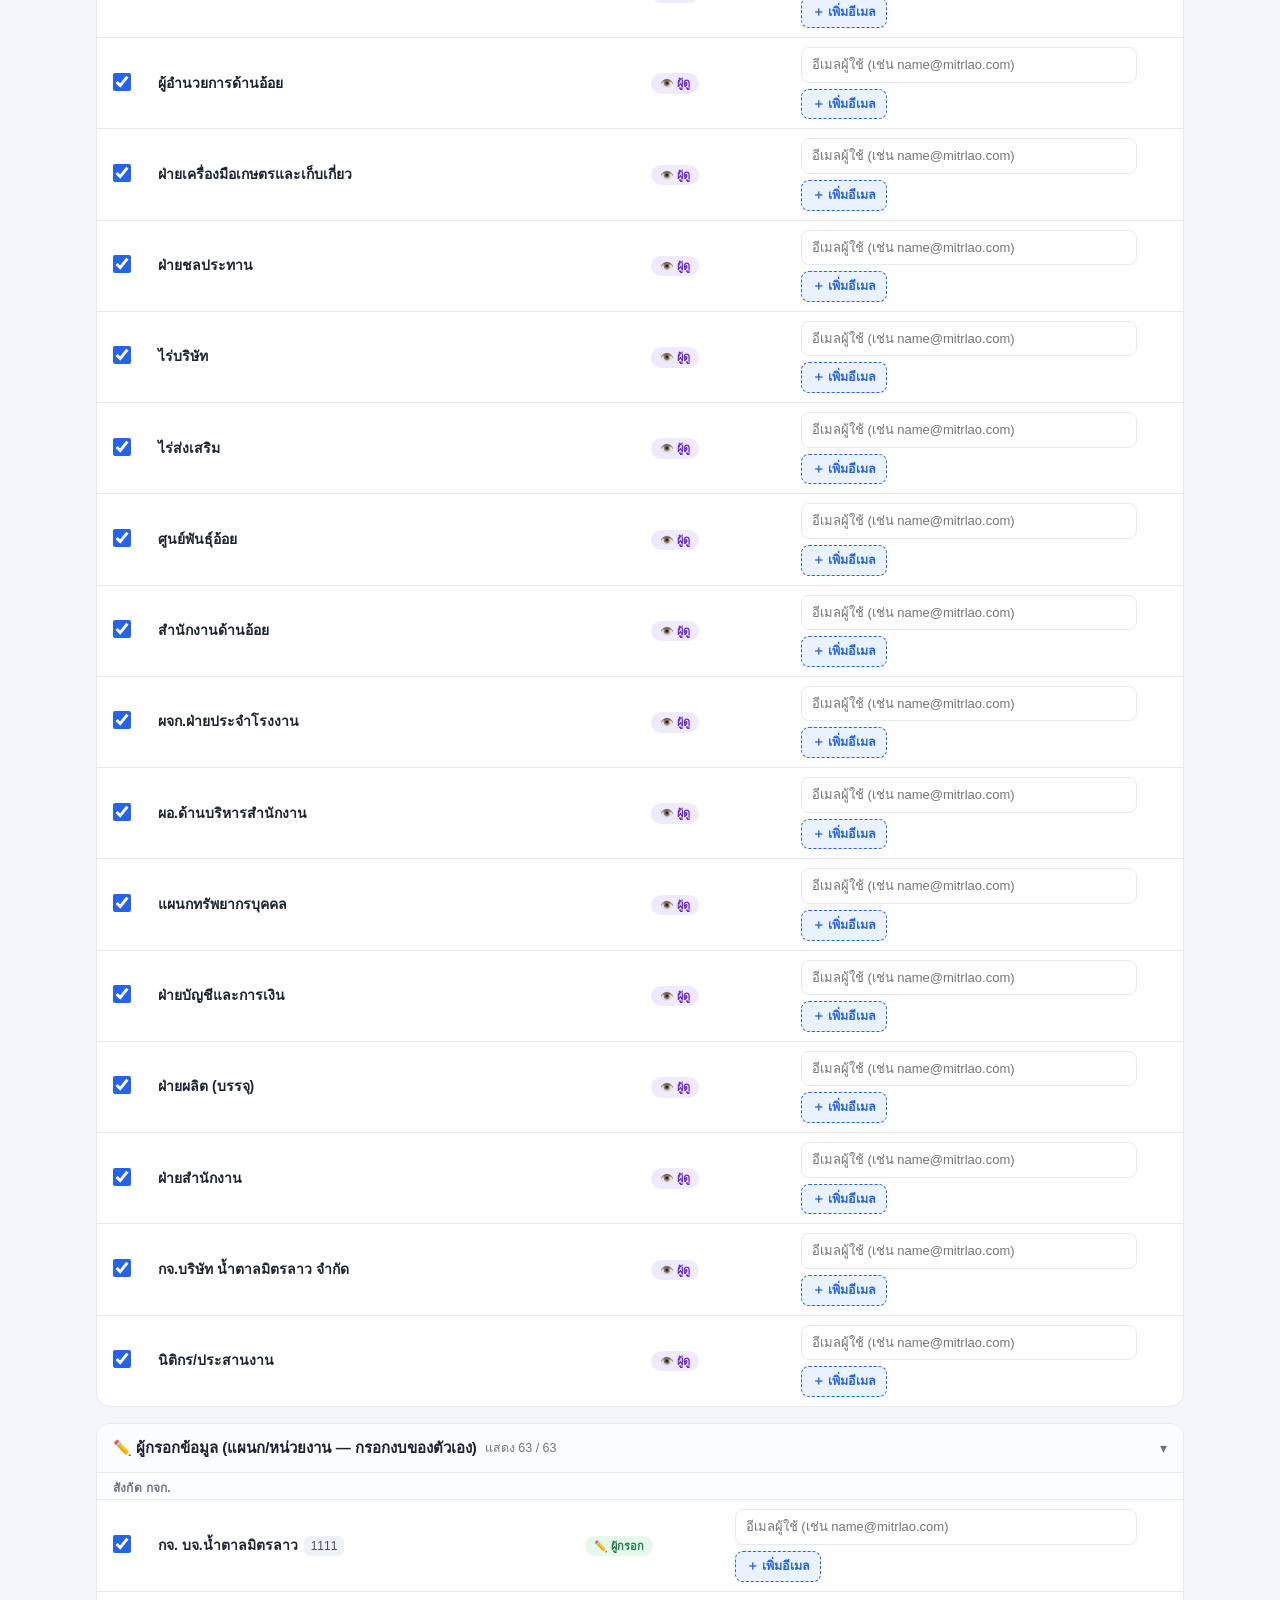
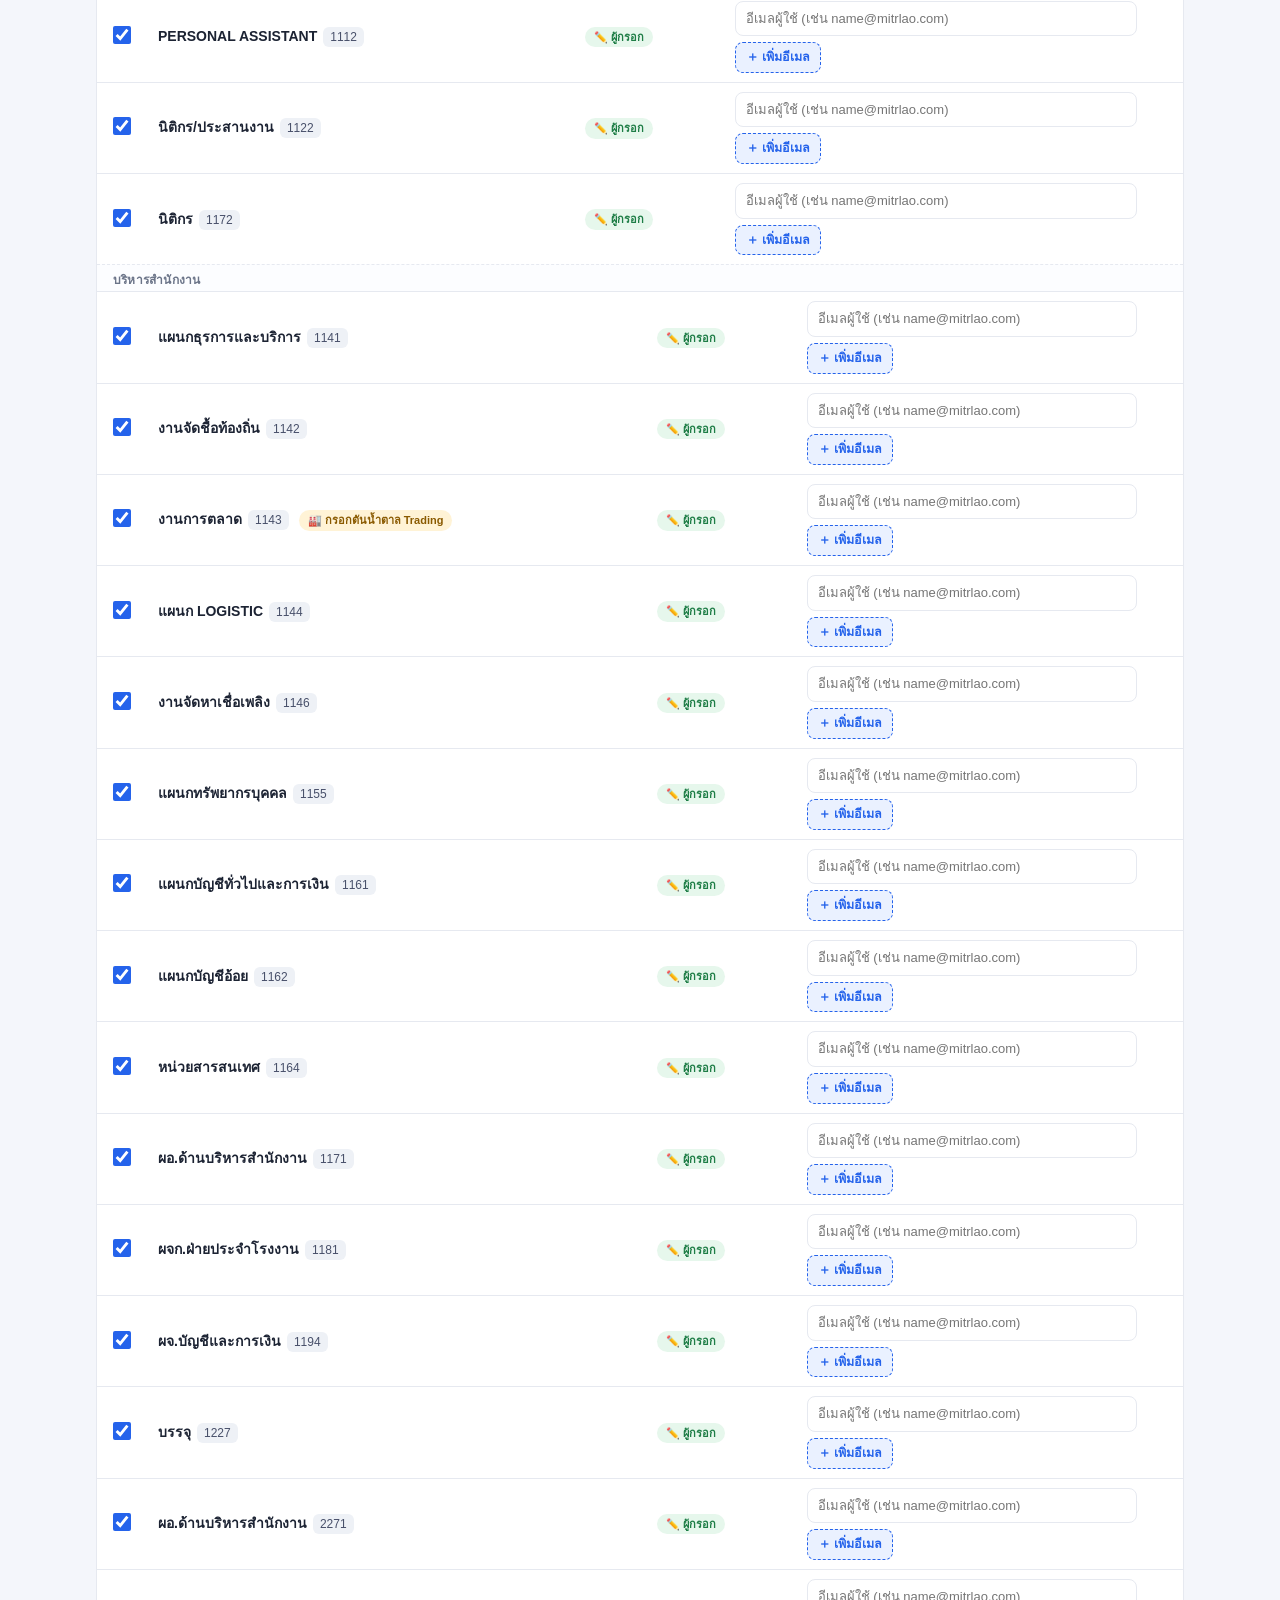
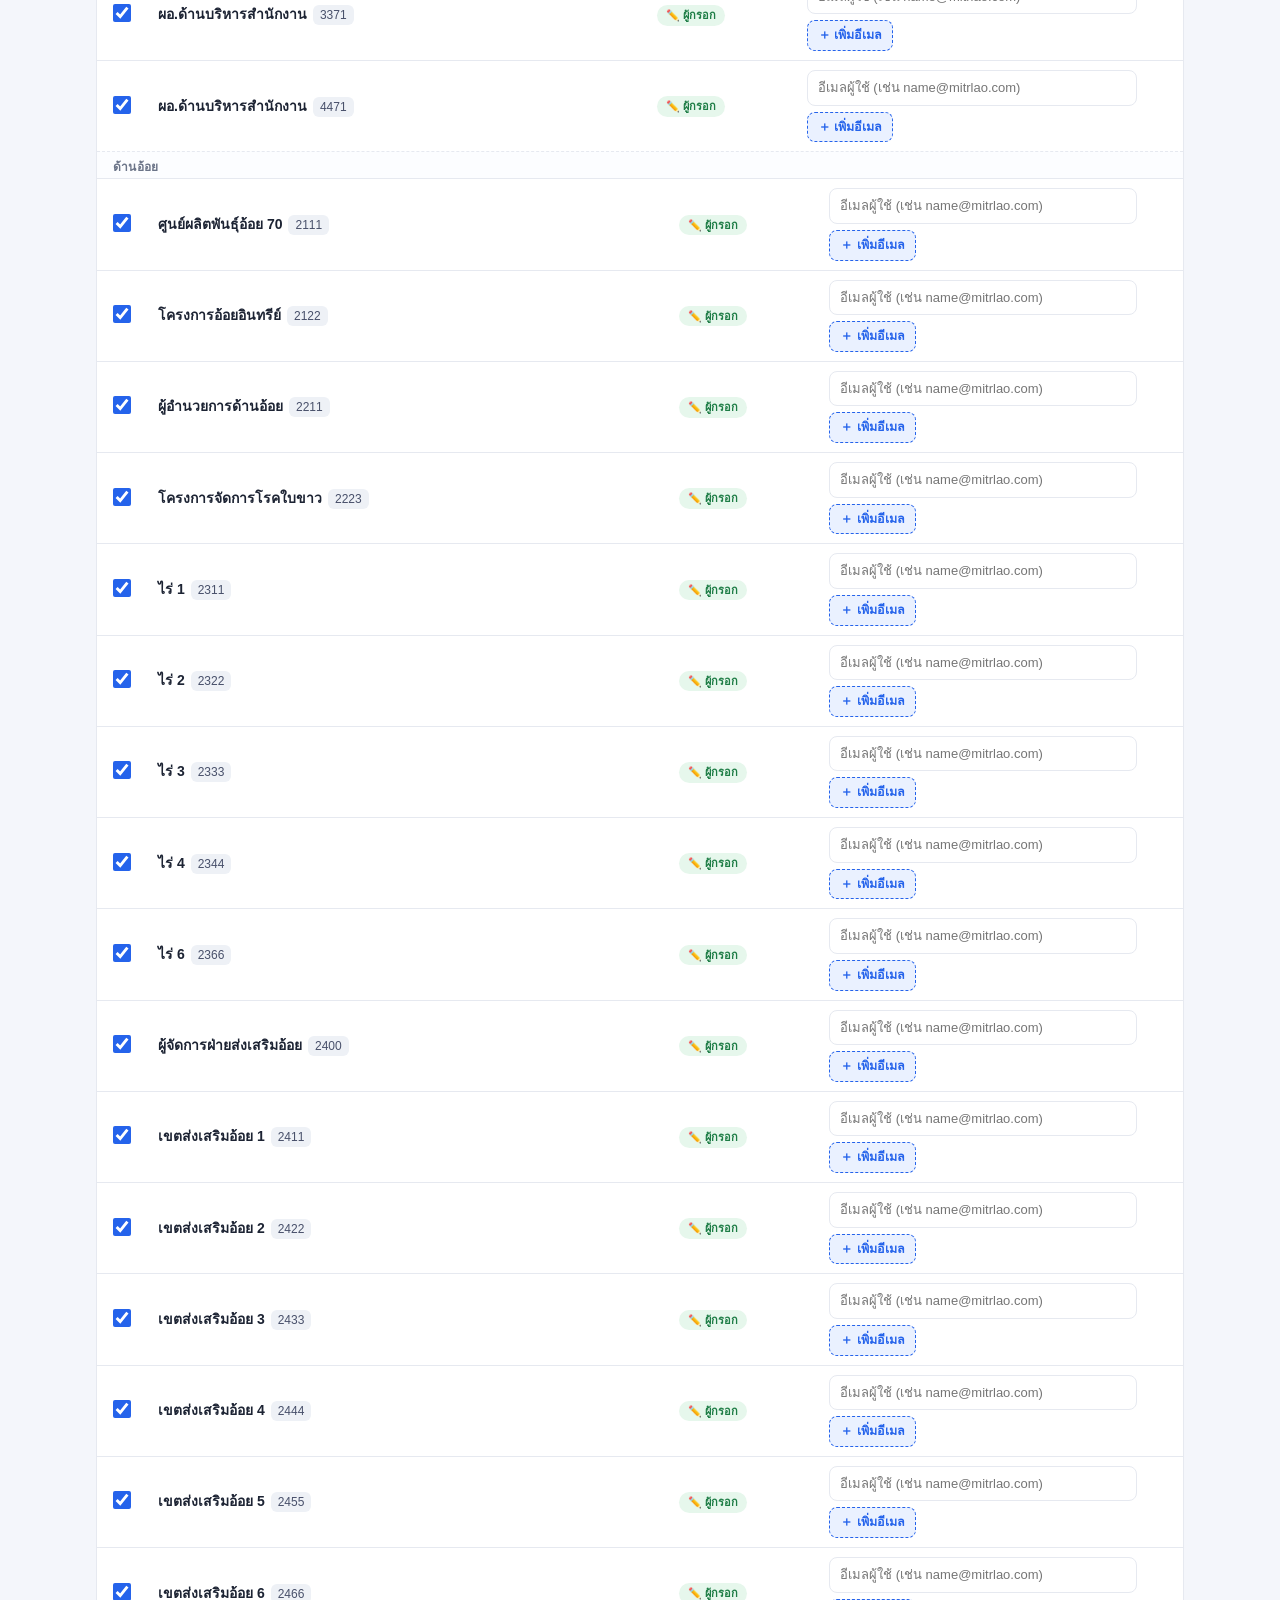
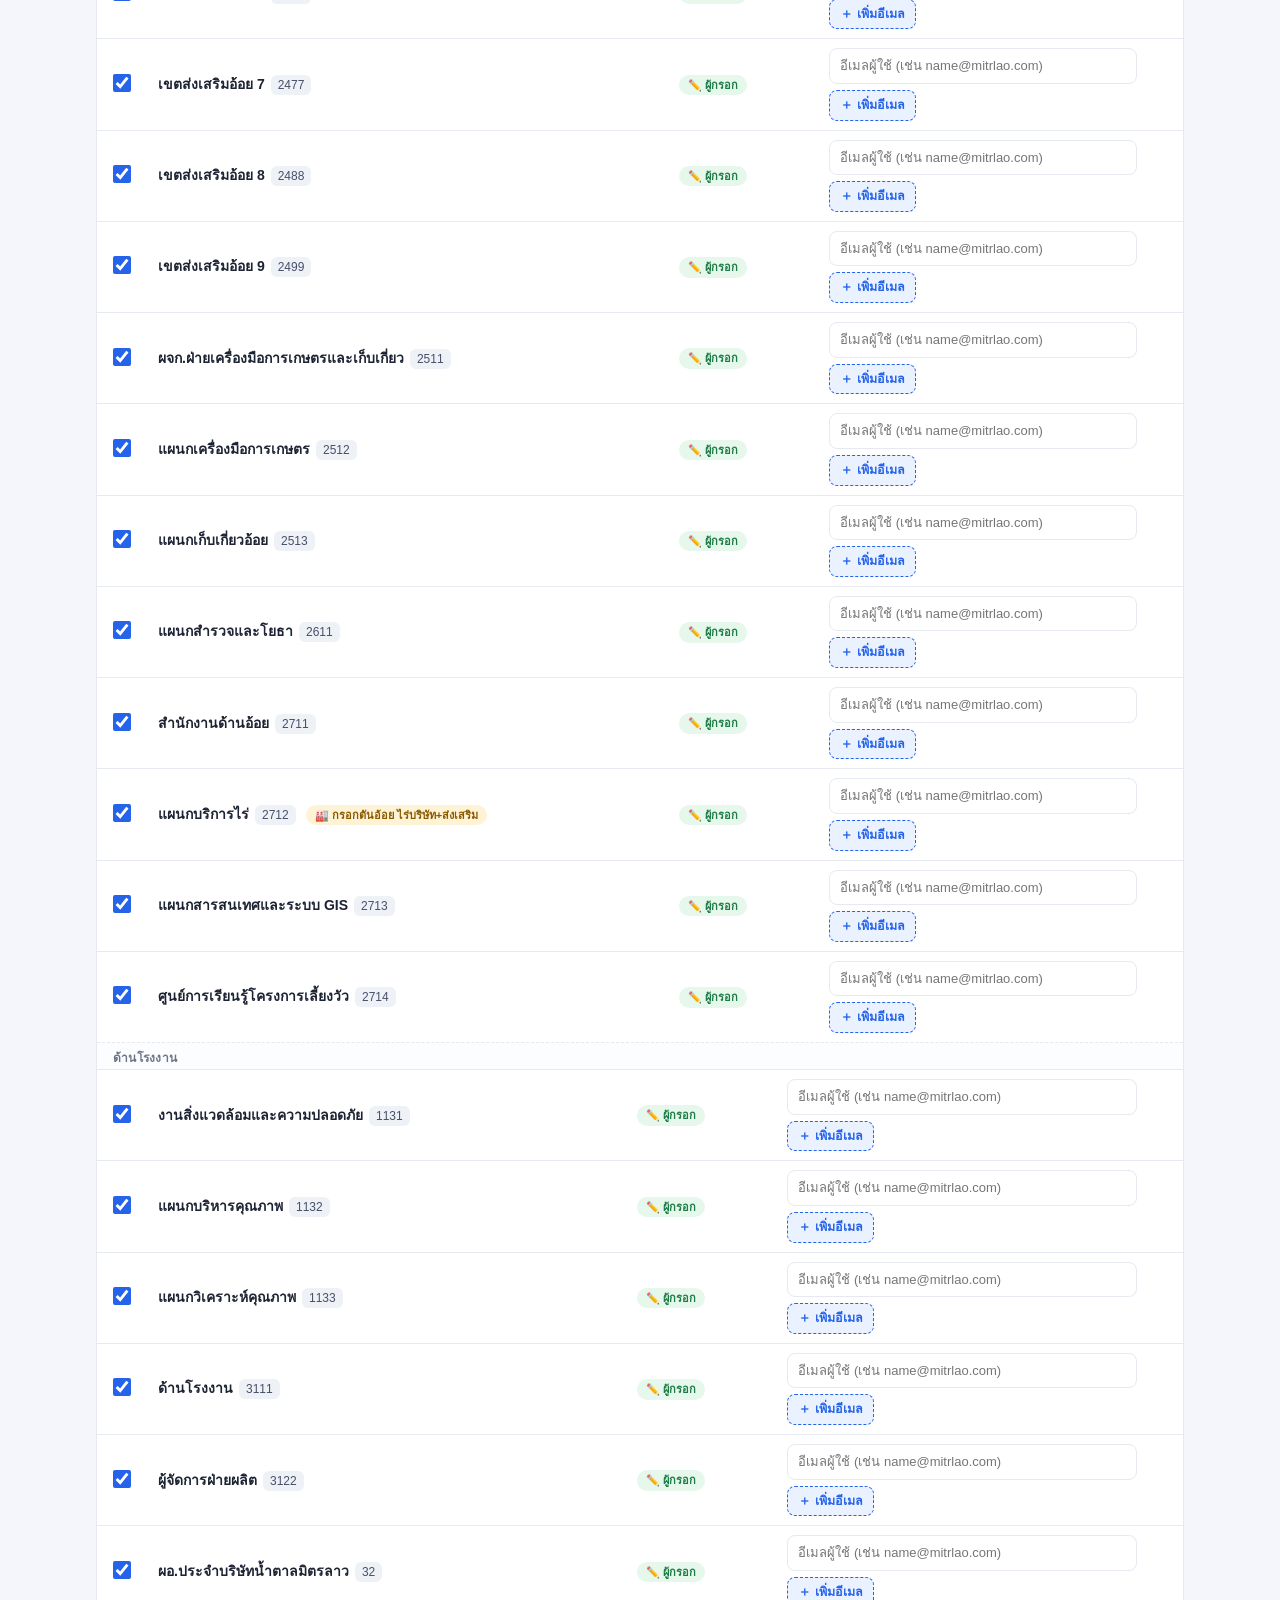
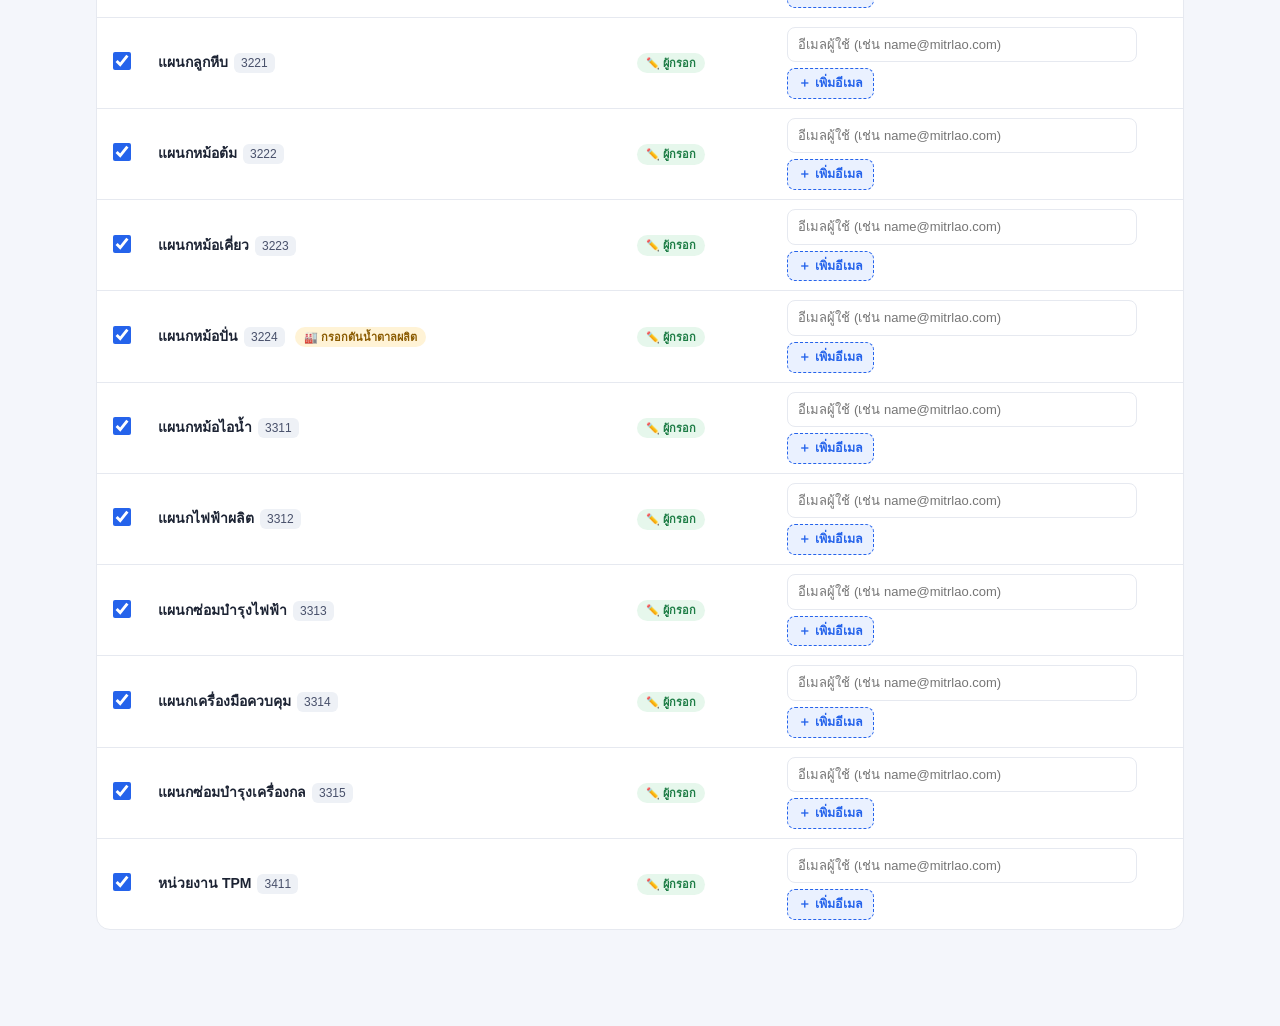
<file: user-list.html>
<!doctype html>
<html lang="th">
<head>
<meta charset="utf-8">
<meta name="viewport" content="width=device-width, initial-scale=1">
<title>รายชื่อผู้ใช้ระบบงบประมาณ — เลือก/ลบ + อีเมล</title>
<style>
  :root{
    --bg:#f4f6fb; --card:#fff; --ink:#1c2333; --muted:#6b7488; --line:#e6e9f0;
    --blue:#2563eb; --blue-soft:#eaf1ff; --green:#1e7d46; --green-soft:#e6f7ec;
    --amber:#8a5a00; --amber-soft:#fff3d6; --purple:#6d28d9; --purple-soft:#f0eafe;
    --red:#c0322b; --red-soft:#fde8e6;
  }
  *{box-sizing:border-box}
  body{margin:0;background:var(--bg);color:var(--ink);
    font-family:"IBM Plex Sans Thai","Segoe UI",Tahoma,sans-serif;font-size:14px;line-height:1.5}
  .wrap{max-width:1120px;margin:0 auto;padding:20px 16px 80px}
  header.top{background:linear-gradient(120deg,#1e3a8a,#2563eb);color:#fff;border-radius:16px;padding:22px 24px;margin-bottom:18px;box-shadow:0 8px 24px rgba(37,99,235,.18)}
  header.top h1{margin:0 0 4px;font-size:22px}
  header.top p{margin:0;opacity:.9;font-size:13px}
  .stat-row{display:flex;gap:10px;flex-wrap:wrap;margin-top:14px}
  .stat{background:rgba(255,255,255,.14);border:1px solid rgba(255,255,255,.25);border-radius:10px;padding:8px 14px;font-size:13px}
  .stat b{font-size:18px;display:block}
  .toolbar{position:sticky;top:0;z-index:5;background:var(--card);border:1px solid var(--line);border-radius:12px;padding:12px 14px;margin-bottom:16px;display:flex;gap:10px;flex-wrap:wrap;align-items:center;box-shadow:0 2px 10px rgba(20,30,60,.05)}
  .toolbar input[type=search]{flex:1;min-width:200px;padding:9px 12px;border:1px solid var(--line);border-radius:9px;font:inherit}
  .btn{border:1px solid var(--line);background:#fff;border-radius:9px;padding:8px 13px;cursor:pointer;font:inherit;font-size:13px;color:var(--ink)}
  .btn:hover{background:#f0f3fa}
  .btn.primary{background:var(--blue);color:#fff;border-color:var(--blue)}
  .btn.primary:hover{background:#1d4fd0}
  .btn.ghost{background:transparent}
  .seg{display:inline-flex;border:1px solid var(--line);border-radius:9px;overflow:hidden}
  .seg button{border:none;background:#fff;padding:8px 12px;cursor:pointer;font:inherit;font-size:13px;color:var(--muted)}
  .seg button.on{background:var(--blue-soft);color:var(--blue);font-weight:600}
  section.grp{background:var(--card);border:1px solid var(--line);border-radius:14px;margin-bottom:16px;overflow:hidden}
  .grp-head{display:flex;align-items:center;justify-content:space-between;gap:10px;padding:13px 16px;border-bottom:1px solid var(--line);background:#fbfcfe;cursor:pointer;user-select:none}
  .grp-head h2{margin:0;font-size:15px;display:flex;align-items:center;gap:8px}
  .grp-head .cnt{color:var(--muted);font-size:12.5px;font-weight:400}
  .grp-head .caret{transition:.15s;color:var(--muted)}
  section.grp.collapsed .grp-body{display:none}
  section.grp.collapsed .caret{transform:rotate(-90deg)}
  .subgrp{padding:6px 16px 2px;font-size:12px;color:var(--muted);font-weight:600;letter-spacing:.02em;border-top:1px dashed var(--line);background:#fcfdff}
  .subgrp:first-child{border-top:none}
  table{width:100%;border-collapse:collapse}
  td,th{padding:9px 12px;text-align:left;vertical-align:middle}
  tbody tr{border-top:1px solid var(--line)}
  tbody tr:hover{background:#f7f9fe}
  tr.off{opacity:.42}
  tr.off .nm{text-decoration:line-through}
  td.chk{width:40px}
  td.chk input{width:18px;height:18px;cursor:pointer;accent-color:var(--blue)}
  .nm{font-weight:600}
  .code{display:inline-block;background:#eef1f6;color:#48506a;border-radius:6px;padding:1px 7px;font-size:12px;margin-left:6px;font-variant-numeric:tabular-nums}
  .badge{display:inline-block;font-size:11px;font-weight:600;padding:2px 9px;border-radius:20px;white-space:nowrap}
  .b-admin{background:var(--red-soft);color:var(--red)}
  .b-view{background:var(--purple-soft);color:var(--purple)}
  .b-fill{background:var(--green-soft);color:var(--green)}
  .b-cost{background:var(--amber-soft);color:var(--amber);margin-left:6px}
  td.email{min-width:240px}
  .em-list{display:flex;flex-direction:column;gap:5px}
  .em-row{display:flex;gap:6px;align-items:center}
  td.email input{flex:1;min-width:170px;padding:7px 10px;border:1px solid var(--line);border-radius:8px;font:inherit;font-size:13px}
  td.email input:focus{outline:2px solid var(--blue-soft);border-color:var(--blue)}
  td.email input.bad{border-color:var(--red);background:var(--red-soft)}
  .em-del{border:1px solid var(--line);background:#fff;color:var(--muted);border-radius:7px;width:28px;height:30px;cursor:pointer;flex:none;font-size:12px;line-height:1}
  .em-del:hover{background:var(--red-soft);color:var(--red);border-color:var(--red)}
  .em-add{margin-top:6px;border:1px dashed var(--blue);background:var(--blue-soft);color:var(--blue);border-radius:8px;padding:5px 10px;cursor:pointer;font:inherit;font-size:12.5px;font-weight:600}
  .em-add:hover{background:#dfeaff}
  .role-col{width:150px}
  .hint{font-size:12.5px;color:var(--muted);margin:2px 4px 14px}
  .footbar{position:fixed;left:0;right:0;bottom:0;background:#fff;border-top:1px solid var(--line);padding:10px 16px;display:flex;gap:10px;align-items:center;justify-content:center;flex-wrap:wrap;box-shadow:0 -4px 16px rgba(20,30,60,.06);z-index:20}
  .footbar .info{color:var(--muted);font-size:13px}
  .saved{color:var(--green);font-size:12.5px}
  @media(max-width:640px){ td.role-col,th.role-col{display:none} .wrap{padding-bottom:120px} }
</style>
</head>
<body>
<div class="wrap">
  <header class="top">
    <h1>👥 รายชื่อผู้ใช้ระบบงบประมาณประจำปี</h1>
    <p>บริษัท น้ำตาลมิตรลาว จำกัด · ติ๊กเลือกคนที่จะใช้งาน (เอาติ๊กออก = จะลบ) · ใส่อีเมลได้หลายคนต่อ 1 ผู้ใช้ (กด ＋ เพิ่มอีเมล) สำหรับล็อกอินผ่านอีเมลในอนาคต</p>
    <div class="stat-row" id="stats"></div>
  </header>

  <div class="toolbar">
    <input type="search" id="q" placeholder="🔎 ค้นหาชื่อ / รหัสแผนก…">
    <div class="seg" id="roleFilter">
      <button data-r="all" class="on">ทั้งหมด</button>
      <button data-r="admin">แอดมิน</button>
      <button data-r="viewer">ผู้ดู</button>
      <button data-r="filler">ผู้กรอก</button>
    </div>
    <button class="btn" id="selAll">✔ เลือกทั้งหมด</button>
    <button class="btn" id="selNone">✖ เอาออกทั้งหมด</button>
  </div>
  <div class="hint">💡 การติ๊กและอีเมลจะถูกบันทึกอัตโนมัติในเครื่องนี้ (ไม่หายเมื่อปิด) · กด “ส่งออก CSV/JSON” เพื่อเก็บไฟล์หรือส่งให้ผมนำเข้าระบบต่อ</div>

  <div id="list"></div>
</div>

<div class="footbar">
  <span class="info">เลือกไว้ <b id="selCount">0</b> คน · กรอกอีเมลแล้ว <b id="emailCount">0</b></span>
  <button class="btn primary" id="expCsv">⬇ ส่งออก CSV</button>
  <button class="btn" id="expJson">⬇ ส่งออก JSON</button>
  <button class="btn" id="impJson">⬆ นำเข้า JSON</button>
  <input type="file" id="impFile" accept=".json,application/json" style="display:none">
  <button class="btn ghost" id="resetBtn">↺ ล้างค่าที่บันทึก</button>
  <span class="saved" id="savedMsg"></span>
</div>

<script>
// ===== ข้อมูลผู้ใช้จริงจากระบบ (ดึงจากหน้า login) =====
// role: admin | viewer | filler   · cost:true = แผนกที่กรอกปริมาณหน้าต้นทุนต่อหน่วย
const DATA = [
  // ---------- แอดมิน ----------
  { id:'accounting', code:'—', name:'ผู้ดูแลระบบ — แผนกบัญชี', role:'admin', sub:'ผู้ดูแลระบบ' },

  // ---------- ผู้ดู / ผู้อนุมัติ (หน่วยกำกับดูแล) ----------
  { id:'MGR:co', code:'บริษัท', name:'บริษัท น้ำตาลมิตรลาว จำกัด (ภาพรวมทั้งบริษัท)', role:'viewer', sub:'ระดับบริษัท' },

  { id:'MGR:area_3', code:'สังกัด', name:'ด้านโรงงาน', role:'viewer', sub:'ระดับสังกัด (Area)' },
  { id:'MGR:area_2', code:'สังกัด', name:'ด้านอ้อย', role:'viewer', sub:'ระดับสังกัด (Area)' },
  { id:'MGR:area_1', code:'สังกัด', name:'บริหารสำนักงาน', role:'viewer', sub:'ระดับสังกัด (Area)' },
  { id:'MGR:area_4', code:'สังกัด', name:'สังกัด กจก.', role:'viewer', sub:'ระดับสังกัด (Area)' },

  { id:'MGR:div_6',  code:'ฝ่าย', name:'ด้านโรงงาน', role:'viewer', sub:'ระดับฝ่าย (ผู้อนุมัติ)' },
  { id:'MGR:div_8',  code:'ฝ่าย', name:'ผอ.ประจำบริษัทน้ำตาลมิตรลาว', role:'viewer', sub:'ระดับฝ่าย (ผู้อนุมัติ)' },
  { id:'MGR:div_16', code:'ฝ่าย', name:'ฝ่ายผลิต (ด้านโรงงาน)', role:'viewer', sub:'ระดับฝ่าย (ผู้อนุมัติ)' },
  { id:'MGR:div_7',  code:'ฝ่าย', name:'ฝ่ายวิศวกรรมและซ่อมบำรุง', role:'viewer', sub:'ระดับฝ่าย (ผู้อนุมัติ)' },
  { id:'MGR:div_12', code:'ฝ่าย', name:'ศูนย์ประกันคุณภาพ', role:'viewer', sub:'ระดับฝ่าย (ผู้อนุมัติ)' },
  { id:'MGR:div_20', code:'ฝ่าย', name:'โครงการจัดการโรคใบขาว', role:'viewer', sub:'ระดับฝ่าย (ผู้อนุมัติ)' },
  { id:'MGR:div_14', code:'ฝ่าย', name:'โครงการอ้อยอินทรีย์', role:'viewer', sub:'ระดับฝ่าย (ผู้อนุมัติ)' },
  { id:'MGR:div_21', code:'ฝ่าย', name:'ผู้อำนวยการด้านอ้อย', role:'viewer', sub:'ระดับฝ่าย (ผู้อนุมัติ)' },
  { id:'MGR:div_11', code:'ฝ่าย', name:'ฝ่ายเครื่องมือเกษตรและเก็บเกี่ยว', role:'viewer', sub:'ระดับฝ่าย (ผู้อนุมัติ)' },
  { id:'MGR:div_5',  code:'ฝ่าย', name:'ฝ่ายชลประทาน', role:'viewer', sub:'ระดับฝ่าย (ผู้อนุมัติ)' },
  { id:'MGR:div_2',  code:'ฝ่าย', name:'ไร่บริษัท', role:'viewer', sub:'ระดับฝ่าย (ผู้อนุมัติ)' },
  { id:'MGR:div_18', code:'ฝ่าย', name:'ไร่ส่งเสริม', role:'viewer', sub:'ระดับฝ่าย (ผู้อนุมัติ)' },
  { id:'MGR:div_10', code:'ฝ่าย', name:'ศูนย์พันธุ์อ้อย', role:'viewer', sub:'ระดับฝ่าย (ผู้อนุมัติ)' },
  { id:'MGR:div_17', code:'ฝ่าย', name:'สำนักงานด้านอ้อย', role:'viewer', sub:'ระดับฝ่าย (ผู้อนุมัติ)' },
  { id:'MGR:div_9',  code:'ฝ่าย', name:'ผจก.ฝ่ายประจำโรงงาน', role:'viewer', sub:'ระดับฝ่าย (ผู้อนุมัติ)' },
  { id:'MGR:div_1',  code:'ฝ่าย', name:'ผอ.ด้านบริหารสำนักงาน', role:'viewer', sub:'ระดับฝ่าย (ผู้อนุมัติ)' },
  { id:'MGR:div_22', code:'ฝ่าย', name:'แผนกทรัพยากรบุคคล', role:'viewer', sub:'ระดับฝ่าย (ผู้อนุมัติ)' },
  { id:'MGR:div_15', code:'ฝ่าย', name:'ฝ่ายบัญชีและการเงิน', role:'viewer', sub:'ระดับฝ่าย (ผู้อนุมัติ)' },
  { id:'MGR:div_13', code:'ฝ่าย', name:'ฝ่ายผลิต (บรรจุ)', role:'viewer', sub:'ระดับฝ่าย (ผู้อนุมัติ)' },
  { id:'MGR:div_19', code:'ฝ่าย', name:'ฝ่ายสำนักงาน', role:'viewer', sub:'ระดับฝ่าย (ผู้อนุมัติ)' },
  { id:'MGR:div_3',  code:'ฝ่าย', name:'กจ.บริษัท น้ำตาลมิตรลาว จำกัด', role:'viewer', sub:'ระดับฝ่าย (ผู้อนุมัติ)' },
  { id:'MGR:div_4',  code:'ฝ่าย', name:'นิติกร/ประสานงาน', role:'viewer', sub:'ระดับฝ่าย (ผู้อนุมัติ)' },

  // ---------- ผู้กรอกข้อมูล (แผนก/หน่วยงาน) ----------
  // สังกัด กจก.
  { id:'1111', code:'1111', name:'กจ. บจ.น้ำตาลมิตรลาว', role:'filler', sub:'สังกัด กจก.' },
  { id:'1112', code:'1112', name:'PERSONAL ASSISTANT', role:'filler', sub:'สังกัด กจก.' },
  { id:'1122', code:'1122', name:'นิติกร/ประสานงาน', role:'filler', sub:'สังกัด กจก.' },
  { id:'1172', code:'1172', name:'นิติกร', role:'filler', sub:'สังกัด กจก.' },
  // บริหารสำนักงาน
  { id:'1141', code:'1141', name:'แผนกธุรการและบริการ', role:'filler', sub:'บริหารสำนักงาน' },
  { id:'1142', code:'1142', name:'งานจัดชื้อท้องถิ่น', role:'filler', sub:'บริหารสำนักงาน' },
  { id:'1143', code:'1143', name:'งานการตลาด', role:'filler', sub:'บริหารสำนักงาน', cost:'กรอกตันน้ำตาล Trading' },
  { id:'1144', code:'1144', name:'แผนก LOGISTIC', role:'filler', sub:'บริหารสำนักงาน' },
  { id:'1146', code:'1146', name:'งานจัดหาเชื่อเพลิง', role:'filler', sub:'บริหารสำนักงาน' },
  { id:'1155', code:'1155', name:'แผนกทรัพยากรบุคคล', role:'filler', sub:'บริหารสำนักงาน' },
  { id:'1161', code:'1161', name:'แผนกบัญชีทั่วไปและการเงิน', role:'filler', sub:'บริหารสำนักงาน' },
  { id:'1162', code:'1162', name:'แผนกบัญชีอ้อย', role:'filler', sub:'บริหารสำนักงาน' },
  { id:'1164', code:'1164', name:'หน่วยสารสนเทศ', role:'filler', sub:'บริหารสำนักงาน' },
  { id:'1171', code:'1171', name:'ผอ.ด้านบริหารสำนักงาน', role:'filler', sub:'บริหารสำนักงาน' },
  { id:'1181', code:'1181', name:'ผจก.ฝ่ายประจำโรงงาน', role:'filler', sub:'บริหารสำนักงาน' },
  { id:'1194', code:'1194', name:'ผจ.บัญชีและการเงิน', role:'filler', sub:'บริหารสำนักงาน' },
  { id:'1227', code:'1227', name:'บรรจุ', role:'filler', sub:'บริหารสำนักงาน' },
  { id:'2271', code:'2271', name:'ผอ.ด้านบริหารสำนักงาน', role:'filler', sub:'บริหารสำนักงาน' },
  { id:'3371', code:'3371', name:'ผอ.ด้านบริหารสำนักงาน', role:'filler', sub:'บริหารสำนักงาน' },
  { id:'4471', code:'4471', name:'ผอ.ด้านบริหารสำนักงาน', role:'filler', sub:'บริหารสำนักงาน' },
  // ด้านอ้อย
  { id:'2111', code:'2111', name:'ศูนย์ผลิตพันธุ์อ้อย 70', role:'filler', sub:'ด้านอ้อย' },
  { id:'2122', code:'2122', name:'โครงการอ้อยอินทรีย์', role:'filler', sub:'ด้านอ้อย' },
  { id:'2211', code:'2211', name:'ผู้อำนวยการด้านอ้อย', role:'filler', sub:'ด้านอ้อย' },
  { id:'2223', code:'2223', name:'โครงการจัดการโรคใบขาว', role:'filler', sub:'ด้านอ้อย' },
  { id:'2311', code:'2311', name:'ไร่ 1', role:'filler', sub:'ด้านอ้อย' },
  { id:'2322', code:'2322', name:'ไร่ 2', role:'filler', sub:'ด้านอ้อย' },
  { id:'2333', code:'2333', name:'ไร่ 3', role:'filler', sub:'ด้านอ้อย' },
  { id:'2344', code:'2344', name:'ไร่ 4', role:'filler', sub:'ด้านอ้อย' },
  { id:'2366', code:'2366', name:'ไร่ 6', role:'filler', sub:'ด้านอ้อย' },
  { id:'2400', code:'2400', name:'ผู้จัดการฝ่ายส่งเสริมอ้อย', role:'filler', sub:'ด้านอ้อย' },
  { id:'2411', code:'2411', name:'เขตส่งเสริมอ้อย 1', role:'filler', sub:'ด้านอ้อย' },
  { id:'2422', code:'2422', name:'เขตส่งเสริมอ้อย 2', role:'filler', sub:'ด้านอ้อย' },
  { id:'2433', code:'2433', name:'เขตส่งเสริมอ้อย 3', role:'filler', sub:'ด้านอ้อย' },
  { id:'2444', code:'2444', name:'เขตส่งเสริมอ้อย 4', role:'filler', sub:'ด้านอ้อย' },
  { id:'2455', code:'2455', name:'เขตส่งเสริมอ้อย 5', role:'filler', sub:'ด้านอ้อย' },
  { id:'2466', code:'2466', name:'เขตส่งเสริมอ้อย 6', role:'filler', sub:'ด้านอ้อย' },
  { id:'2477', code:'2477', name:'เขตส่งเสริมอ้อย 7', role:'filler', sub:'ด้านอ้อย' },
  { id:'2488', code:'2488', name:'เขตส่งเสริมอ้อย 8', role:'filler', sub:'ด้านอ้อย' },
  { id:'2499', code:'2499', name:'เขตส่งเสริมอ้อย 9', role:'filler', sub:'ด้านอ้อย' },
  { id:'2511', code:'2511', name:'ผจก.ฝ่ายเครื่องมือการเกษตรและเก็บเกี่ยว', role:'filler', sub:'ด้านอ้อย' },
  { id:'2512', code:'2512', name:'แผนกเครื่องมือการเกษตร', role:'filler', sub:'ด้านอ้อย' },
  { id:'2513', code:'2513', name:'แผนกเก็บเกี่ยวอ้อย', role:'filler', sub:'ด้านอ้อย' },
  { id:'2611', code:'2611', name:'แผนกสำรวจและโยธา', role:'filler', sub:'ด้านอ้อย' },
  { id:'2711', code:'2711', name:'สำนักงานด้านอ้อย', role:'filler', sub:'ด้านอ้อย' },
  { id:'2712', code:'2712', name:'แผนกบริการไร่', role:'filler', sub:'ด้านอ้อย', cost:'กรอกตันอ้อย ไร่บริษัท+ส่งเสริม' },
  { id:'2713', code:'2713', name:'แผนกสารสนเทศและระบบ GIS', role:'filler', sub:'ด้านอ้อย' },
  { id:'2714', code:'2714', name:'ศูนย์การเรียนรู้โครงการเลี้ยงวัว', role:'filler', sub:'ด้านอ้อย' },
  // ด้านโรงงาน
  { id:'1131', code:'1131', name:'งานสิ่งแวดล้อมและความปลอดภัย', role:'filler', sub:'ด้านโรงงาน' },
  { id:'1132', code:'1132', name:'แผนกบริหารคุณภาพ', role:'filler', sub:'ด้านโรงงาน' },
  { id:'1133', code:'1133', name:'แผนกวิเคราะห์คุณภาพ', role:'filler', sub:'ด้านโรงงาน' },
  { id:'3111', code:'3111', name:'ด้านโรงงาน', role:'filler', sub:'ด้านโรงงาน' },
  { id:'3122', code:'3122', name:'ผู้จัดการฝ่ายผลิต', role:'filler', sub:'ด้านโรงงาน' },
  { id:'32',   code:'32',   name:'ผอ.ประจำบริษัทน้ำตาลมิตรลาว', role:'filler', sub:'ด้านโรงงาน' },
  { id:'3221', code:'3221', name:'แผนกลูกหีบ', role:'filler', sub:'ด้านโรงงาน' },
  { id:'3222', code:'3222', name:'แผนกหม้อต้ม', role:'filler', sub:'ด้านโรงงาน' },
  { id:'3223', code:'3223', name:'แผนกหม้อเคี่ยว', role:'filler', sub:'ด้านโรงงาน' },
  { id:'3224', code:'3224', name:'แผนกหม้อปั่น', role:'filler', sub:'ด้านโรงงาน', cost:'กรอกตันน้ำตาลผลิต' },
  { id:'3311', code:'3311', name:'แผนกหม้อไอน้ำ', role:'filler', sub:'ด้านโรงงาน' },
  { id:'3312', code:'3312', name:'แผนกไฟฟ้าผลิต', role:'filler', sub:'ด้านโรงงาน' },
  { id:'3313', code:'3313', name:'แผนกซ่อมบำรุงไฟฟ้า', role:'filler', sub:'ด้านโรงงาน' },
  { id:'3314', code:'3314', name:'แผนกเครื่องมือควบคุม', role:'filler', sub:'ด้านโรงงาน' },
  { id:'3315', code:'3315', name:'แผนกซ่อมบำรุงเครื่องกล', role:'filler', sub:'ด้านโรงงาน' },
  { id:'3411', code:'3411', name:'หน่วยงาน TPM', role:'filler', sub:'ด้านโรงงาน' },
];

const ROLE_META = {
  admin:  { label:'แอดมิน', badge:'b-admin', icon:'👑', head:'👑 แอดมิน (ผู้ดูแลระบบ)' },
  viewer: { label:'ผู้ดู',   badge:'b-view',  icon:'👁️', head:'👁️ ผู้ดู / ผู้อนุมัติ (ดูภาพรวม–อนุมัติ ไม่กรอกข้อมูล)' },
  filler: { label:'ผู้กรอก', badge:'b-fill',  icon:'✏️', head:'✏️ ผู้กรอกข้อมูล (แผนก/หน่วยงาน — กรอกงบของตัวเอง)' },
};
const SUB_ORDER = ['สังกัด กจก.','บริหารสำนักงาน','ด้านอ้อย','ด้านโรงงาน'];
const LS_KEY = 'ml_userlist_v1';

// ===== state (persisted) =====  id -> { on:bool, emails:[string] }
let state = {};
try { state = JSON.parse(localStorage.getItem(LS_KEY) || '{}'); } catch(e){ state = {}; }
DATA.forEach(u => {
  const s = state[u.id] || {};
  if (s.on === undefined) s.on = true;
  if (!Array.isArray(s.emails)) s.emails = s.email ? [s.email] : [];  // migrate อีเมลเดี่ยวเดิม
  delete s.email;
  state[u.id] = s;
});
localStorage.setItem(LS_KEY, JSON.stringify(state));  // normalize รูปแบบให้เป็น emails[] ทันที

function save(){
  localStorage.setItem(LS_KEY, JSON.stringify(state));
  const m = document.getElementById('savedMsg');
  m.textContent = '✓ บันทึกแล้ว'; clearTimeout(save._t);
  save._t = setTimeout(()=> m.textContent = '', 1200);
}
const emailOk = e => e === '' || /^[^\s@]+@[^\s@]+\.[^\s@]+$/.test(e);
const esc = s => String(s).replace(/[&<>"]/g, c => ({'&':'&amp;','<':'&lt;','>':'&gt;','"':'&quot;'}[c]));

let filterRole = 'all', query = '';

function render(){
  const list = document.getElementById('list');
  const q = query.trim().toLowerCase();
  const match = u => (filterRole==='all'||u.role===filterRole) &&
    (!q || u.name.toLowerCase().includes(q) || String(u.code).toLowerCase().includes(q));

  let html = '';
  ['admin','viewer','filler'].forEach(role => {
    const rows = DATA.filter(u => u.role===role && match(u));
    if (!rows.length) return;
    const rm = ROLE_META[role];
    const total = DATA.filter(u=>u.role===role).length;
    html += `<section class="grp" data-role="${role}">
      <div class="grp-head"><h2>${rm.head} <span class="cnt">แสดง ${rows.length} / ${total}</span></h2>
      <span class="caret">▾</span></div><div class="grp-body">`;

    // group by sub within filler
    if (role==='filler'){
      const subs = [...new Set(rows.map(u=>u.sub))].sort((a,b)=>SUB_ORDER.indexOf(a)-SUB_ORDER.indexOf(b));
      subs.forEach(sub => {
        html += `<div class="subgrp">${esc(sub)}</div>` + tableFor(rows.filter(u=>u.sub===sub));
      });
    } else {
      html += tableFor(rows);
    }
    html += `</div></section>`;
  });
  list.innerHTML = html || `<div class="hint" style="text-align:center;padding:30px">ไม่พบผู้ใช้ที่ตรงกับการค้นหา</div>`;
  updateStats();
}

function tableFor(rows){
  let h = `<table><tbody>`;
  rows.forEach(u => {
    const st = state[u.id];
    const rm = ROLE_META[u.role];
    h += `<tr data-id="${esc(u.id)}" class="${st.on?'':'off'}">
      <td class="chk"><input type="checkbox" ${st.on?'checked':''}></td>
      <td><span class="nm">${esc(u.name)}</span>${u.code&&u.code!=='—'&&!/^[ก-๙]/.test(u.code)?`<span class="code">${esc(u.code)}</span>`:''}
        ${u.cost?`<span class="badge b-cost" title="${esc(u.cost)}">🏭 ${esc(u.cost)}</span>`:''}</td>
      <td class="role-col"><span class="badge ${rm.badge}">${rm.icon} ${rm.label}</span></td>
      <td class="email">${emailCell(u)}</td>
    </tr>`;
  });
  return h + `</tbody></table>`;
}

function emailCell(u){
  const s = state[u.id];
  const rows = (s.emails.length ? s.emails : ['']).map((e,i) =>
    `<div class="em-row">
       <input type="email" data-idx="${i}" placeholder="อีเมลผู้ใช้ (เช่น name@mitrlao.com)" value="${esc(e)}" class="${emailOk(e)?'':'bad'}">
       <button class="em-del" data-idx="${i}" title="ลบอีเมลนี้"${s.emails.length<=1?' style="visibility:hidden"':''}>✕</button>
     </div>`).join('');
  return `<div class="em-list">${rows}</div><button type="button" class="em-add">＋ เพิ่มอีเมล</button>`;
}
function renderCell(id){
  const tr = document.querySelector('tr[data-id="'+CSS.escape(id)+'"]');
  if (tr) tr.querySelector('td.email').innerHTML = emailCell(DATA.find(u=>u.id===id));
}

// event delegation (ผูกครั้งเดียว — #list คงอยู่แม้ innerHTML เปลี่ยน)
function setupDelegation(){
  const list = document.getElementById('list');
  list.addEventListener('change', e => {
    const cb = e.target.closest('td.chk input'); if (!cb) return;
    const tr = cb.closest('tr[data-id]'); const id = tr.dataset.id;
    state[id].on = cb.checked; tr.classList.toggle('off', !cb.checked); save(); updateStats();
  });
  list.addEventListener('input', e => {
    const inp = e.target.closest('td.email input[type=email]'); if (!inp) return;
    const id = inp.closest('tr[data-id]').dataset.id, idx = +inp.dataset.idx;
    const s = state[id]; if (!s.emails.length) s.emails = [''];
    s.emails[idx] = inp.value.trim();
    inp.classList.toggle('bad', !emailOk(s.emails[idx]));
    save(); updateStats();
  });
  list.addEventListener('click', e => {
    const head = e.target.closest('.grp-head');
    if (head) { head.closest('.grp').classList.toggle('collapsed'); return; }
    const tr = e.target.closest('tr[data-id]'); if (!tr) return;
    const id = tr.dataset.id, s = state[id];
    if (e.target.closest('.em-add')) {
      if (!s.emails.length) s.emails = [''];
      s.emails.push(''); save(); renderCell(id);
      const ins = tr.querySelectorAll('td.email input'); ins[ins.length-1]?.focus(); updateStats();
    } else if (e.target.closest('.em-del')) {
      const idx = +e.target.closest('.em-del').dataset.idx;
      s.emails.splice(idx,1); if (!s.emails.length) s.emails=[''];
      save(); renderCell(id); updateStats();
    }
  });
}

function updateStats(){
  const on = DATA.filter(u=>state[u.id].on);
  const withEmail = DATA.filter(u=>state[u.id].emails.some(e=>e&&emailOk(e)));
  const totalEmails = DATA.reduce((n,u)=>n+state[u.id].emails.filter(e=>e&&emailOk(e)).length,0);
  document.getElementById('selCount').textContent = on.length;
  document.getElementById('emailCount').textContent = withEmail.length + (totalEmails>withEmail.length?` (${totalEmails} อีเมล)`:'');
  const by = r => ({ tot:DATA.filter(u=>u.role===r).length, on:on.filter(u=>u.role===r).length });
  const a=by('admin'), v=by('viewer'), f=by('filler');
  document.getElementById('stats').innerHTML =
    `<div class="stat"><b>${DATA.length}</b> ผู้ใช้ทั้งหมด</div>
     <div class="stat"><b>${on.length}</b> เลือกไว้ใช้งาน</div>
     <div class="stat"><b>${v.on}/${v.tot}</b> ผู้ดู</div>
     <div class="stat"><b>${f.on}/${f.tot}</b> ผู้กรอก</div>
     <div class="stat"><b>${withEmail.length}</b> มีอีเมลแล้ว</div>`;
}

// ===== toolbar =====
document.getElementById('q').addEventListener('input', e => { query = e.target.value; render(); });
document.getElementById('roleFilter').addEventListener('click', e => {
  const b = e.target.closest('button'); if(!b) return;
  document.querySelectorAll('#roleFilter button').forEach(x=>x.classList.remove('on'));
  b.classList.add('on'); filterRole = b.dataset.r; render();
});
document.getElementById('selAll').addEventListener('click', () => { visibleIds().forEach(id=>state[id].on=true); save(); render(); });
document.getElementById('selNone').addEventListener('click', () => { visibleIds().forEach(id=>state[id].on=false); save(); render(); });
function visibleIds(){
  const q = query.trim().toLowerCase();
  return DATA.filter(u => (filterRole==='all'||u.role===filterRole) &&
    (!q || u.name.toLowerCase().includes(q) || String(u.code).toLowerCase().includes(q))).map(u=>u.id);
}
document.getElementById('resetBtn').addEventListener('click', () => {
  if(!confirm('ล้างการติ๊กและอีเมลทั้งหมดที่บันทึกไว้ กลับเป็นค่าเริ่มต้น (เลือกทุกคน อีเมลว่าง)?')) return;
  state = {}; DATA.forEach(u=>state[u.id]={on:true,emails:[]}); save(); render();
});

// ===== export =====
function download(name, text, type){
  const a = document.createElement('a');
  a.href = URL.createObjectURL(new Blob([text], {type}));
  a.download = name; document.body.appendChild(a); a.click(); a.remove();
}
document.getElementById('expCsv').addEventListener('click', () => {
  const rows = [['role','code','name','sub','selected','emails','cost_role']];
  DATA.forEach(u => { const s=state[u.id];
    rows.push([ROLE_META[u.role].label, u.code, u.name, u.sub||'', s.on?'YES':'NO', s.emails.filter(e=>e).join('; '), u.cost||'']); });
  const csv = '﻿' + rows.map(r => r.map(c => `"${String(c).replace(/"/g,'""')}"`).join(',')).join('\r\n');
  download('users-mitrlao.csv', csv, 'text/csv;charset=utf-8');
});
document.getElementById('expJson').addEventListener('click', () => {
  const out = DATA.map(u => ({ id:u.id, role:u.role, code:u.code, name:u.name, sub:u.sub||null,
    selected:state[u.id].on, emails:state[u.id].emails.filter(e=>e), costRole:u.cost||null }));
  download('users-mitrlao.json', JSON.stringify(out, null, 2), 'application/json');
});

// ===== import (นำเข้า JSON ที่ส่งออกไว้ → คืนค่าติ๊ก + อีเมล) =====
document.getElementById('impJson').addEventListener('click', () => document.getElementById('impFile').click());
document.getElementById('impFile').addEventListener('change', e => {
  const f = e.target.files[0]; if (!f) return;
  const rd = new FileReader();
  rd.onload = () => {
    try {
      const arr = JSON.parse(rd.result);
      if (!Array.isArray(arr)) throw new Error('ไฟล์ต้องเป็นรายการ (array) ที่ส่งออกจากหน้านี้');
      let applied = 0, unknown = 0;
      arr.forEach(o => {
        if (!o || !o.id) return;
        if (!state[o.id]) { unknown++; return; }
        state[o.id].on = o.selected !== false;
        state[o.id].emails = Array.isArray(o.emails) ? o.emails.filter(x => x) : (o.email ? [o.email] : []);
        applied++;
      });
      save(); render();
      alert(`นำเข้าสำเร็จ ${applied} รายการ` + (unknown ? ` · ข้าม ${unknown} รายการ (ไม่พบ id ในระบบ)` : ''));
    } catch (err) { alert('นำเข้าไม่สำเร็จ: ' + err.message); }
    e.target.value = '';
  };
  rd.readAsText(f);
});

setupDelegation();
render();
</script>
</body>
</html>
</file>
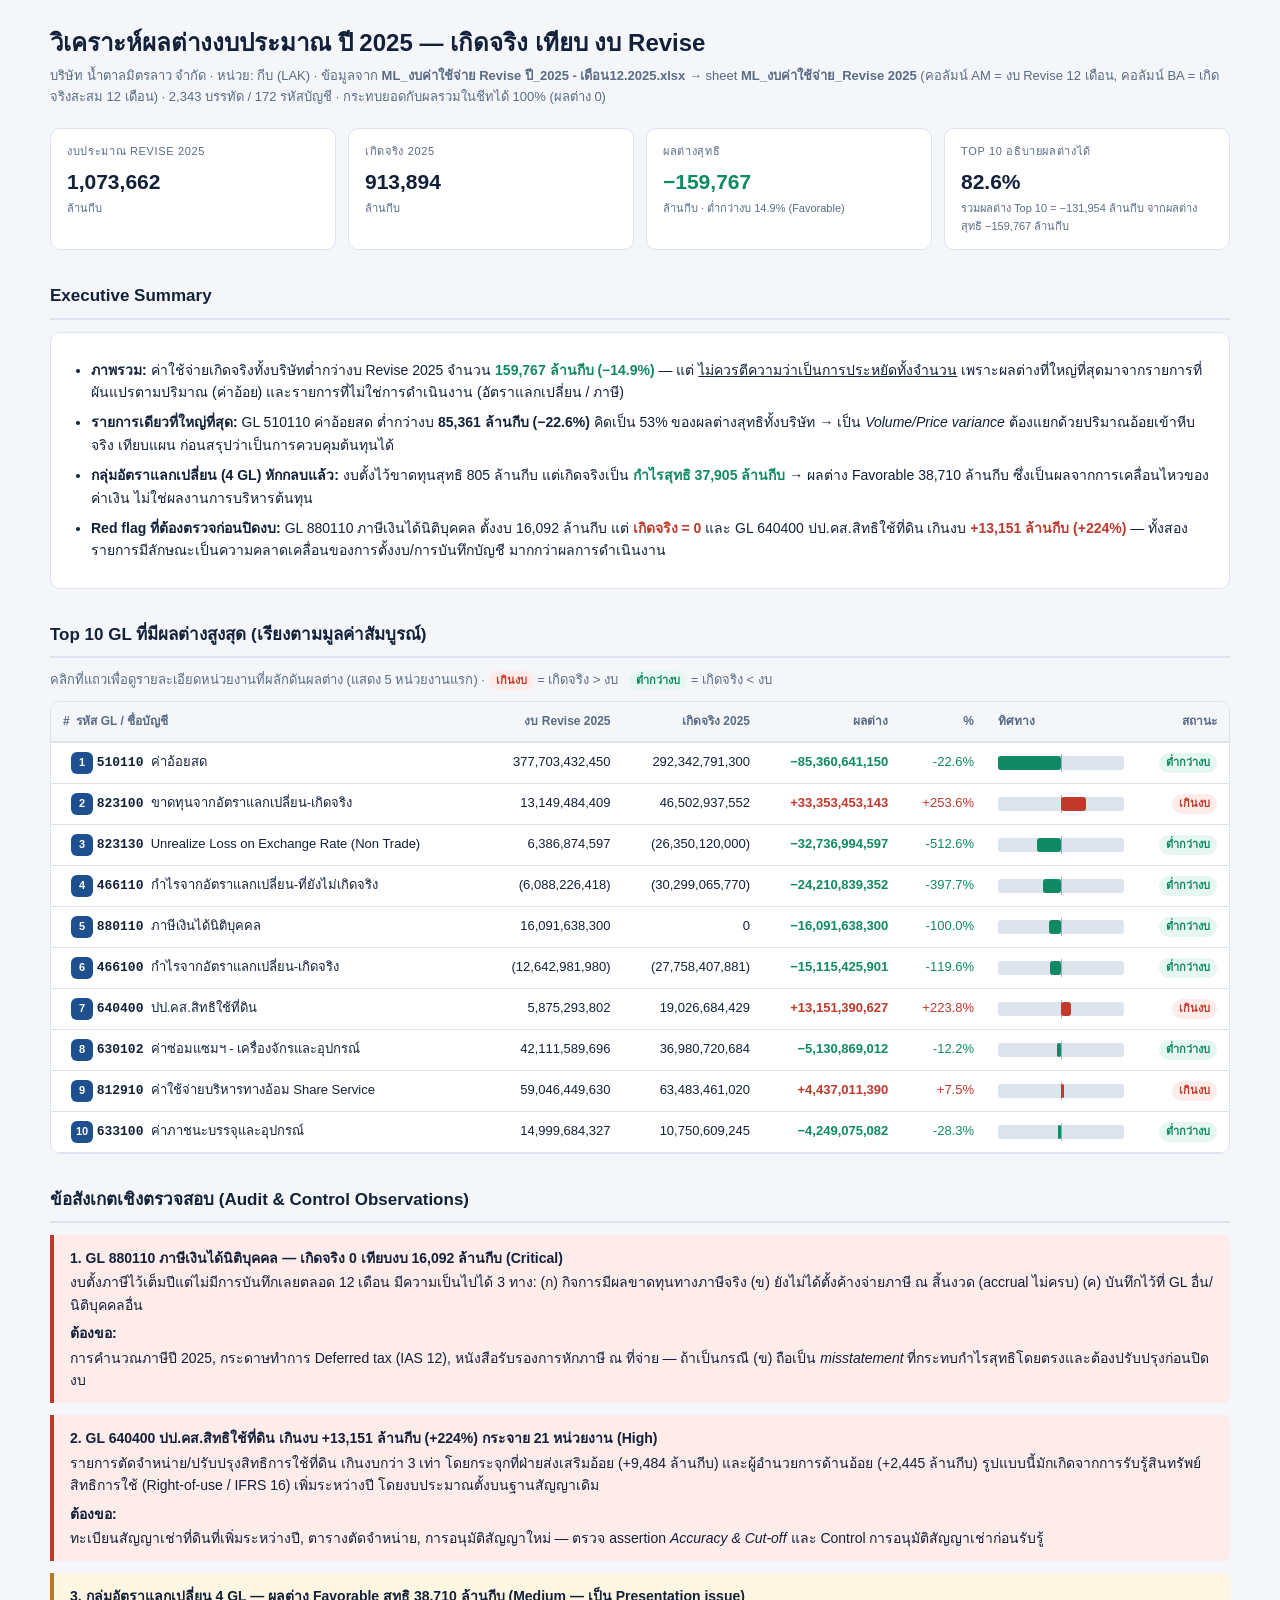
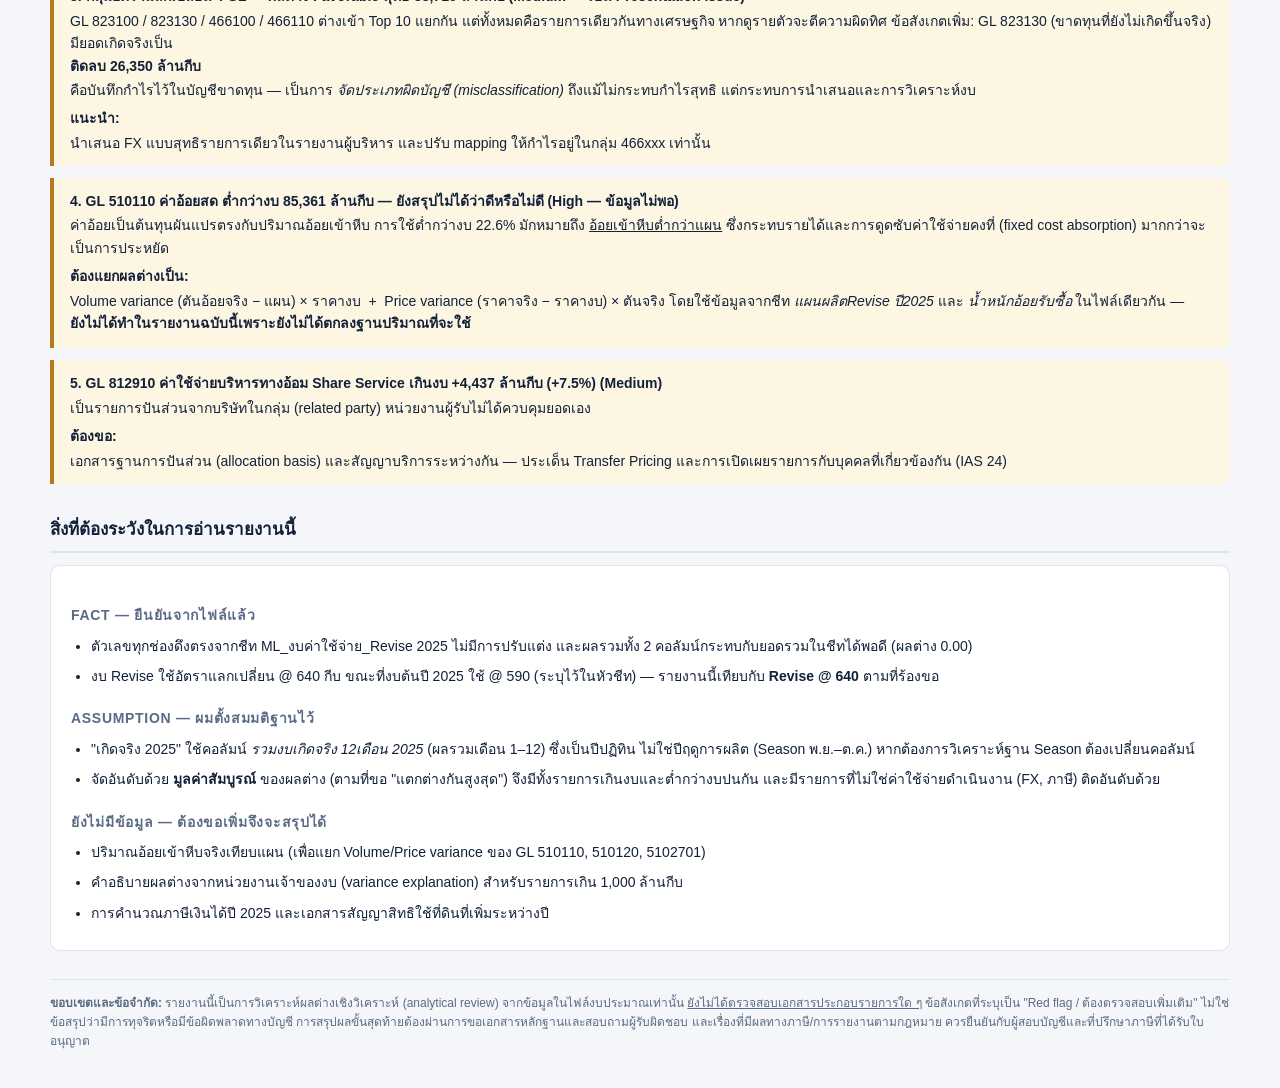
<file: variance-2025-actual-vs-revise.html>
<!DOCTYPE html>
<html lang="th">
<head>
<meta charset="utf-8">
<meta name="viewport" content="width=device-width, initial-scale=1">
<title>Variance Analysis 2025 — Actual vs Revise</title>
<style>
:root{
  --bg:#f4f6f9; --card:#ffffff; --ink:#12203a; --ink2:#5a6b85; --line:#dde4ee;
  --fav:#0f8a63; --favbg:#e6f6f0; --unfav:#c0392b; --unfavbg:#fdecea;
  --accent:#1e4f8f; --warn:#b7791f; --warnbg:#fdf6e3;
}
@media (prefers-color-scheme: dark){
  :root{--bg:#0e1420;--card:#161e2e;--ink:#e8edf5;--ink2:#93a3ba;--line:#26314a;
        --fav:#3ddba0;--favbg:#0f2e25;--unfav:#ff7a6b;--unfavbg:#33191a;
        --accent:#6ea8ff;--warn:#e8b84b;--warnbg:#332a12;}
}
*{box-sizing:border-box}
body{margin:0;padding:24px;background:var(--bg);color:var(--ink);
     font-family:"Segoe UI","Leelawadee UI",Tahoma,sans-serif;font-size:14px;line-height:1.6}
.wrap{max-width:1180px;margin:0 auto}
h1{font-size:24px;margin:0 0 4px}
h2{font-size:17px;margin:32px 0 12px;padding-bottom:8px;border-bottom:2px solid var(--line)}
h3{font-size:14px;margin:20px 0 8px;color:var(--ink2);text-transform:uppercase;letter-spacing:.05em}
.sub{color:var(--ink2);margin:0 0 20px;font-size:13px}
.card{background:var(--card);border:1px solid var(--line);border-radius:10px;padding:18px 20px;margin-bottom:16px}
.kpis{display:grid;grid-template-columns:repeat(auto-fit,minmax(190px,1fr));gap:12px;margin-bottom:8px}
.kpi{background:var(--card);border:1px solid var(--line);border-radius:10px;padding:14px 16px}
.kpi .lab{font-size:11px;color:var(--ink2);text-transform:uppercase;letter-spacing:.06em}
.kpi .val{font-size:21px;font-weight:700;margin-top:4px;font-variant-numeric:tabular-nums}
.kpi .note{font-size:11px;color:var(--ink2);margin-top:2px}
.fav{color:var(--fav)} .unfav{color:var(--unfav)}
.tblwrap{overflow-x:auto;border:1px solid var(--line);border-radius:10px;background:var(--card)}
table{border-collapse:collapse;width:100%;min-width:920px;font-size:13px}
th{background:var(--bg);text-align:right;padding:10px 12px;font-weight:600;
   border-bottom:2px solid var(--line);white-space:nowrap;font-size:12px;color:var(--ink2)}
th.l,td.l{text-align:left}
td{padding:9px 12px;text-align:right;border-bottom:1px solid var(--line);
   font-variant-numeric:tabular-nums;white-space:nowrap}
tr.grp{cursor:pointer} tr.grp:hover td{background:var(--bg)}
tr.det td{background:var(--bg);font-size:12px;color:var(--ink2);padding:6px 12px 6px 34px}
tr.det.hide{display:none}
.rank{display:inline-flex;width:22px;height:22px;align-items:center;justify-content:center;
      border-radius:6px;background:var(--accent);color:#fff;font-size:11px;font-weight:700;margin-left:8px}
.gl{font-family:Consolas,monospace;font-weight:600}
.bar{position:relative;height:14px;background:var(--line);border-radius:3px;min-width:120px}
.bar i{position:absolute;top:0;height:14px;border-radius:3px}
.bar .mid{position:absolute;top:-2px;bottom:-2px;left:50%;width:1px;background:var(--ink2);opacity:.5}
.tag{display:inline-block;padding:1px 7px;border-radius:20px;font-size:11px;font-weight:600}
.t-fav{background:var(--favbg);color:var(--fav)}
.t-unfav{background:var(--unfavbg);color:var(--unfav)}
ul{margin:8px 0 0;padding-left:20px} li{margin-bottom:8px}
.flag{border-left:4px solid var(--warn);background:var(--warnbg);padding:12px 16px;border-radius:0 8px 8px 0;margin-bottom:12px}
.flag.red{border-left-color:var(--unfav);background:var(--unfavbg)}
.flag b{display:block;margin-bottom:2px}
.foot{color:var(--ink2);font-size:12px;margin-top:28px;border-top:1px solid var(--line);padding-top:14px}
.lbl{font-size:11px;color:var(--ink2);font-weight:600;letter-spacing:.04em}
</style>
</head>
<body>
<div class="wrap">

<h1>วิเคราะห์ผลต่างงบประมาณ ปี 2025 — เกิดจริง เทียบ งบ Revise</h1>
<p class="sub">บริษัท น้ำตาลมิตรลาว จำกัด · หน่วย: กีบ (LAK) · ข้อมูลจาก <b>ML_งบค่าใช้จ่าย Revise ปี_2025 - เดือน12.2025.xlsx</b>
 → sheet <b>ML_งบค่าใช้จ่าย_Revise 2025</b> (คอลัมน์ AM = งบ Revise 12 เดือน, คอลัมน์ BA = เกิดจริงสะสม 12 เดือน) ·
 2,343 บรรทัด / 172 รหัสบัญชี · กระทบยอดกับผลรวมในชีทได้ 100% (ผลต่าง 0)</p>

<div class="kpis">
  <div class="kpi"><div class="lab">งบประมาณ Revise 2025</div><div class="val">1,073,662</div><div class="note">ล้านกีบ</div></div>
  <div class="kpi"><div class="lab">เกิดจริง 2025</div><div class="val">913,894</div><div class="note">ล้านกีบ</div></div>
  <div class="kpi"><div class="lab">ผลต่างสุทธิ</div><div class="val fav">−159,767</div><div class="note">ล้านกีบ · ต่ำกว่างบ 14.9% (Favorable)</div></div>
  <div class="kpi"><div class="lab">Top 10 อธิบายผลต่างได้</div><div class="val">82.6%</div><div class="note">รวมผลต่าง Top 10 = −131,954 ล้านกีบ จากผลต่างสุทธิ −159,767 ล้านกีบ</div></div>
</div>

<h2>Executive Summary</h2>
<div class="card">
<ul>
<li><b>ภาพรวม:</b> ค่าใช้จ่ายเกิดจริงทั้งบริษัทต่ำกว่างบ Revise 2025 จำนวน <b class="fav">159,767 ล้านกีบ (−14.9%)</b> — แต่ <u>ไม่ควรตีความว่าเป็นการประหยัดทั้งจำนวน</u> เพราะผลต่างที่ใหญ่ที่สุดมาจากรายการที่ผันแปรตามปริมาณ (ค่าอ้อย) และรายการที่ไม่ใช่การดำเนินงาน (อัตราแลกเปลี่ยน / ภาษี)</li>
<li><b>รายการเดียวที่ใหญ่ที่สุด:</b> GL 510110 ค่าอ้อยสด ต่ำกว่างบ <b>85,361 ล้านกีบ (−22.6%)</b> คิดเป็น 53% ของผลต่างสุทธิทั้งบริษัท → เป็น <i>Volume/Price variance</i> ต้องแยกด้วยปริมาณอ้อยเข้าหีบจริง เทียบแผน ก่อนสรุปว่าเป็นการควบคุมต้นทุนได้</li>
<li><b>กลุ่มอัตราแลกเปลี่ยน (4 GL) หักกลบแล้ว:</b> งบตั้งไว้ขาดทุนสุทธิ 805 ล้านกีบ แต่เกิดจริงเป็น <b class="fav">กำไรสุทธิ 37,905 ล้านกีบ</b> → ผลต่าง Favorable 38,710 ล้านกีบ ซึ่งเป็นผลจากการเคลื่อนไหวของค่าเงิน ไม่ใช่ผลงานการบริหารต้นทุน</li>
<li><b>Red flag ที่ต้องตรวจก่อนปิดงบ:</b> GL 880110 ภาษีเงินได้นิติบุคคล ตั้งงบ 16,092 ล้านกีบ แต่ <b class="unfav">เกิดจริง = 0</b> และ GL 640400 ปป.คส.สิทธิใช้ที่ดิน เกินงบ <b class="unfav">+13,151 ล้านกีบ (+224%)</b> — ทั้งสองรายการมีลักษณะเป็นความคลาดเคลื่อนของการตั้งงบ/การบันทึกบัญชี มากกว่าผลการดำเนินงาน</li>
</ul>
</div>

<h2>Top 10 GL ที่มีผลต่างสูงสุด (เรียงตามมูลค่าสัมบูรณ์)</h2>
<p class="sub" style="margin-bottom:10px">คลิกที่แถวเพื่อดูรายละเอียดหน่วยงานที่ผลักดันผลต่าง (แสดง 5 หน่วยงานแรก) ·
<span class="tag t-unfav">เกินงบ</span> = เกิดจริง &gt; งบ &nbsp; <span class="tag t-fav">ต่ำกว่างบ</span> = เกิดจริง &lt; งบ</p>

<div class="tblwrap">
<table id="t">
<thead><tr>
  <th class="l">#&nbsp;&nbsp;รหัส GL / ชื่อบัญชี</th>
  <th>งบ Revise 2025</th><th>เกิดจริง 2025</th><th>ผลต่าง</th><th>%</th>
  <th class="l" style="width:150px">ทิศทาง</th><th>สถานะ</th>
</tr></thead>
<tbody></tbody>
</table>
</div>

<h2>ข้อสังเกตเชิงตรวจสอบ (Audit &amp; Control Observations)</h2>

<div class="flag red">
<b>1. GL 880110 ภาษีเงินได้นิติบุคคล — เกิดจริง 0 เทียบงบ 16,092 ล้านกีบ (Critical)</b>
งบตั้งภาษีไว้เต็มปีแต่ไม่มีการบันทึกเลยตลอด 12 เดือน มีความเป็นไปได้ 3 ทาง: (ก) กิจการมีผลขาดทุนทางภาษีจริง (ข) ยังไม่ได้ตั้งค้างจ่ายภาษี ณ สิ้นงวด (accrual ไม่ครบ) (ค) บันทึกไว้ที่ GL อื่น/นิติบุคคลอื่น
<b style="margin-top:6px">ต้องขอ:</b> การคำนวณภาษีปี 2025, กระดาษทำการ Deferred tax (IAS 12), หนังสือรับรองการหักภาษี ณ ที่จ่าย — ถ้าเป็นกรณี (ข) ถือเป็น <i>misstatement</i> ที่กระทบกำไรสุทธิโดยตรงและต้องปรับปรุงก่อนปิดงบ
</div>

<div class="flag red">
<b>2. GL 640400 ปป.คส.สิทธิใช้ที่ดิน เกินงบ +13,151 ล้านกีบ (+224%) กระจาย 21 หน่วยงาน (High)</b>
รายการตัดจำหน่าย/ปรับปรุงสิทธิการใช้ที่ดิน เกินงบกว่า 3 เท่า โดยกระจุกที่ฝ่ายส่งเสริมอ้อย (+9,484 ล้านกีบ) และผู้อำนวยการด้านอ้อย (+2,445 ล้านกีบ)
รูปแบบนี้มักเกิดจากการรับรู้สินทรัพย์สิทธิการใช้ (Right-of-use / IFRS 16) เพิ่มระหว่างปี โดยงบประมาณตั้งบนฐานสัญญาเดิม
<b style="margin-top:6px">ต้องขอ:</b> ทะเบียนสัญญาเช่าที่ดินที่เพิ่มระหว่างปี, ตารางตัดจำหน่าย, การอนุมัติสัญญาใหม่ — ตรวจ assertion <i>Accuracy &amp; Cut-off</i> และ Control การอนุมัติสัญญาเช่าก่อนรับรู้
</div>

<div class="flag">
<b>3. กลุ่มอัตราแลกเปลี่ยน 4 GL — ผลต่าง Favorable สุทธิ 38,710 ล้านกีบ (Medium — เป็น Presentation issue)</b>
GL 823100 / 823130 / 466100 / 466110 ต่างเข้า Top 10 แยกกัน แต่ทั้งหมดคือรายการเดียวกันทางเศรษฐกิจ หากดูรายตัวจะตีความผิดทิศ
ข้อสังเกตเพิ่ม: GL 823130 (ขาดทุนที่ยังไม่เกิดขึ้นจริง) มียอดเกิดจริงเป็น <b>ติดลบ 26,350 ล้านกีบ</b> คือบันทึกกำไรไว้ในบัญชีขาดทุน — เป็นการ <i>จัดประเภทผิดบัญชี (misclassification)</i> ถึงแม้ไม่กระทบกำไรสุทธิ แต่กระทบการนำเสนอและการวิเคราะห์งบ
<b style="margin-top:6px">แนะนำ:</b> นำเสนอ FX แบบสุทธิรายการเดียวในรายงานผู้บริหาร และปรับ mapping ให้กำไรอยู่ในกลุ่ม 466xxx เท่านั้น
</div>

<div class="flag">
<b>4. GL 510110 ค่าอ้อยสด ต่ำกว่างบ 85,361 ล้านกีบ — ยังสรุปไม่ได้ว่าดีหรือไม่ดี (High — ข้อมูลไม่พอ)</b>
ค่าอ้อยเป็นต้นทุนผันแปรตรงกับปริมาณอ้อยเข้าหีบ การใช้ต่ำกว่างบ 22.6% มักหมายถึง <u>อ้อยเข้าหีบต่ำกว่าแผน</u> ซึ่งกระทบรายได้และการดูดซับค่าใช้จ่ายคงที่ (fixed cost absorption) มากกว่าจะเป็นการประหยัด
<b style="margin-top:6px">ต้องแยกผลต่างเป็น:</b> Volume variance (ตันอ้อยจริง − แผน) × ราคางบ &nbsp;+&nbsp; Price variance (ราคาจริง − ราคางบ) × ตันจริง
โดยใช้ข้อมูลจากชีท <i>แผนผลิตRevise ปี2025</i> และ <i>น้ำหนักอ้อยรับซื้อ</i> ในไฟล์เดียวกัน — <b>ยังไม่ได้ทำในรายงานฉบับนี้เพราะยังไม่ได้ตกลงฐานปริมาณที่จะใช้</b>
</div>

<div class="flag">
<b>5. GL 812910 ค่าใช้จ่ายบริหารทางอ้อม Share Service เกินงบ +4,437 ล้านกีบ (+7.5%) (Medium)</b>
เป็นรายการปันส่วนจากบริษัทในกลุ่ม (related party) หน่วยงานผู้รับไม่ได้ควบคุมยอดเอง
<b style="margin-top:6px">ต้องขอ:</b> เอกสารฐานการปันส่วน (allocation basis) และสัญญาบริการระหว่างกัน — ประเด็น Transfer Pricing และการเปิดเผยรายการกับบุคคลที่เกี่ยวข้องกัน (IAS 24)
</div>

<h2>สิ่งที่ต้องระวังในการอ่านรายงานนี้</h2>
<div class="card">
<h3>Fact — ยืนยันจากไฟล์แล้ว</h3>
<ul>
<li>ตัวเลขทุกช่องดึงตรงจากชีท ML_งบค่าใช้จ่าย_Revise 2025 ไม่มีการปรับแต่ง และผลรวมทั้ง 2 คอลัมน์กระทบกับยอดรวมในชีทได้พอดี (ผลต่าง 0.00)</li>
<li>งบ Revise ใช้อัตราแลกเปลี่ยน @ 640 กีบ ขณะที่งบต้นปี 2025 ใช้ @ 590 (ระบุไว้ในหัวชีท) — รายงานนี้เทียบกับ <b>Revise @ 640</b> ตามที่ร้องขอ</li>
</ul>
<h3>Assumption — ผมตั้งสมมติฐานไว้</h3>
<ul>
<li>"เกิดจริง 2025" ใช้คอลัมน์ <i>รวมงบเกิดจริง 12เดือน 2025</i> (ผลรวมเดือน 1–12) ซึ่งเป็นปีปฏิทิน ไม่ใช่ปีฤดูการผลิต (Season พ.ย.–ต.ค.) หากต้องการวิเคราะห์ฐาน Season ต้องเปลี่ยนคอลัมน์</li>
<li>จัดอันดับด้วย <b>มูลค่าสัมบูรณ์</b> ของผลต่าง (ตามที่ขอ "แตกต่างกันสูงสุด") จึงมีทั้งรายการเกินงบและต่ำกว่างบปนกัน และมีรายการที่ไม่ใช่ค่าใช้จ่ายดำเนินงาน (FX, ภาษี) ติดอันดับด้วย</li>
</ul>
<h3>ยังไม่มีข้อมูล — ต้องขอเพิ่มจึงจะสรุปได้</h3>
<ul>
<li>ปริมาณอ้อยเข้าหีบจริงเทียบแผน (เพื่อแยก Volume/Price variance ของ GL 510110, 510120, 5102701)</li>
<li>คำอธิบายผลต่างจากหน่วยงานเจ้าของงบ (variance explanation) สำหรับรายการเกิน 1,000 ล้านกีบ</li>
<li>การคำนวณภาษีเงินได้ปี 2025 และเอกสารสัญญาสิทธิใช้ที่ดินที่เพิ่มระหว่างปี</li>
</ul>
</div>

<p class="foot">
<b>ขอบเขตและข้อจำกัด:</b> รายงานนี้เป็นการวิเคราะห์ผลต่างเชิงวิเคราะห์ (analytical review) จากข้อมูลในไฟล์งบประมาณเท่านั้น
<u>ยังไม่ได้ตรวจสอบเอกสารประกอบรายการใด ๆ</u> ข้อสังเกตที่ระบุเป็น "Red flag / ต้องตรวจสอบเพิ่มเติม" ไม่ใช่ข้อสรุปว่ามีการทุจริตหรือมีข้อผิดพลาดทางบัญชี
การสรุปผลขั้นสุดท้ายต้องผ่านการขอเอกสารหลักฐานและสอบถามผู้รับผิดชอบ และเรื่องที่มีผลทางภาษี/การรายงานตามกฎหมาย ควรยืนยันกับผู้สอบบัญชีและที่ปรึกษาภาษีที่ได้รับใบอนุญาต
</p>

</div>

<script>
const DATA = [
{gl:"510110",name:"ค่าอ้อยสด",rev:377703432450,act:292342791300,depts:[["ผู้จัดการฝ่ายส่งเสริมอ้อย",377703432450,292342791300]]},
{gl:"823100",name:"ขาดทุนจากอัตราแลกเปลี่ยน-เกิดจริง",rev:13149484409,act:46502937552,depts:[["ผจ.บัญชีและการเงิน",13149484409,46502937552]]},
{gl:"823130",name:"Unrealize Loss on Exchange Rate (Non Trade)",rev:6386874597,act:-26350120000,depts:[["ผจ.บัญชีและการเงิน",6386874597,-26350120000]]},
{gl:"466110",name:"กำไรจากอัตราแลกเปลี่ยน-ที่ยังไม่เกิดจริง",rev:-6088226418,act:-30299065770,depts:[["ผจ.บัญชีและการเงิน",-6088226418,-30299065770]]},
{gl:"880110",name:"ภาษีเงินได้นิติบุคคล",rev:16091638300,act:0,depts:[["ผจ.บัญชีและการเงิน",16091638300,0]]},
{gl:"466100",name:"กำไรจากอัตราแลกเปลี่ยน-เกิดจริง",rev:-12642981980,act:-27758407881,depts:[["ผจ.บัญชีและการเงิน",-12642981980,-27758407881]]},
{gl:"640400",name:"ปป.คส.สิทธิใช้ที่ดิน",rev:5875293802,act:19026684429,depts:[
  ["ผู้จัดการฝ่ายส่งเสริมอ้อย",3772312818,13256400452],["ผู้อำนวยการด้านอ้อย",1454712242,3899668020],
  ["ไร่ 2",195408936,586226808],["ไร่ 6",210155344,483811986],["ไร่ 1",108497688,325493064]]},
{gl:"630102",name:"ค่าซ่อมแซมฯ - เครื่องจักรและอุปกรณ์",rev:42111589696,act:36980720684,depts:[
  ["แผนกหม้อไอน้ำ",4205852412,2604765144],["ไร่ 2",2403545529,1718492546],
  ["แผนกหม้อเคี่ยว",1714585174,1077611672],["แผนกเก็บเกี่ยวอ้อย",5631739702,5108520115],
  ["แผนกซ่อมบำรุงเครื่องกล",2218328072,1722503555]]},
{gl:"812910",name:"ค่าใช้จ่ายบริหารทางอ้อม Share Service",rev:59046449630,act:63483461020,depts:[["กจ. บจ.น้ำตาลมิตรลาว",59046449630,63483461020]]},
{gl:"633100",name:"ค่าภาชนะบรรจุและอุปกรณ์",rev:14999684327,act:10750609245,depts:[
  ["บรรจุ",14569642245,10449613398],["แผนก LOGISTIC",430042082,300995847]]}
];

const fmt = n => (n<0?"(":"") + Math.abs(Math.round(n)).toLocaleString("en-US") + (n<0?")":"");
const maxAbs = Math.max(...DATA.map(d=>Math.abs(d.act-d.rev)));
const tb = document.querySelector("#t tbody");

DATA.forEach((d,i)=>{
  const diff = d.act - d.rev;
  const pct = d.rev !== 0 ? (diff / Math.abs(d.rev) * 100) : null;
  const over = diff > 0;
  const w = Math.abs(diff)/maxAbs*50;
  const bar = `<div class="bar"><span class="mid"></span><i style="background:${over?'var(--unfav)':'var(--fav)'};${over?'left:50%':'right:50%'};width:${w}%"></i></div>`;
  const tr = document.createElement("tr");
  tr.className = "grp";
  tr.innerHTML = `<td class="l"><span class="rank">${i+1}</span> <span class="gl">${d.gl}</span> &nbsp;${d.name}</td>
    <td>${fmt(d.rev)}</td><td>${fmt(d.act)}</td>
    <td class="${over?'unfav':'fav'}"><b>${diff>0?'+':'−'}${Math.abs(Math.round(diff)).toLocaleString("en-US")}</b></td>
    <td class="${over?'unfav':'fav'}">${pct===null?'n/a':(pct>0?'+':'')+pct.toFixed(1)+'%'}</td>
    <td class="l">${bar}</td>
    <td><span class="tag ${over?'t-unfav':'t-fav'}">${over?'เกินงบ':'ต่ำกว่างบ'}</span></td>`;
  tb.appendChild(tr);

  const dets = [];
  if (d.depts.length > 1 || d.depts[0][0]) {
    d.depts.forEach(([nm,r,a])=>{
      const dd = a - r;
      const el = document.createElement("tr");
      el.className = "det hide";
      el.innerHTML = `<td class="l">↳ ${nm}</td><td>${fmt(r)}</td><td>${fmt(a)}</td>
        <td class="${dd>0?'unfav':'fav'}">${dd>0?'+':'−'}${Math.abs(Math.round(dd)).toLocaleString("en-US")}</td>
        <td colspan="3"></td>`;
      tb.appendChild(el); dets.push(el);
    });
  }
  tr.onclick = () => dets.forEach(e => e.classList.toggle("hide"));
});
</script>
</body>
</html>
</file>
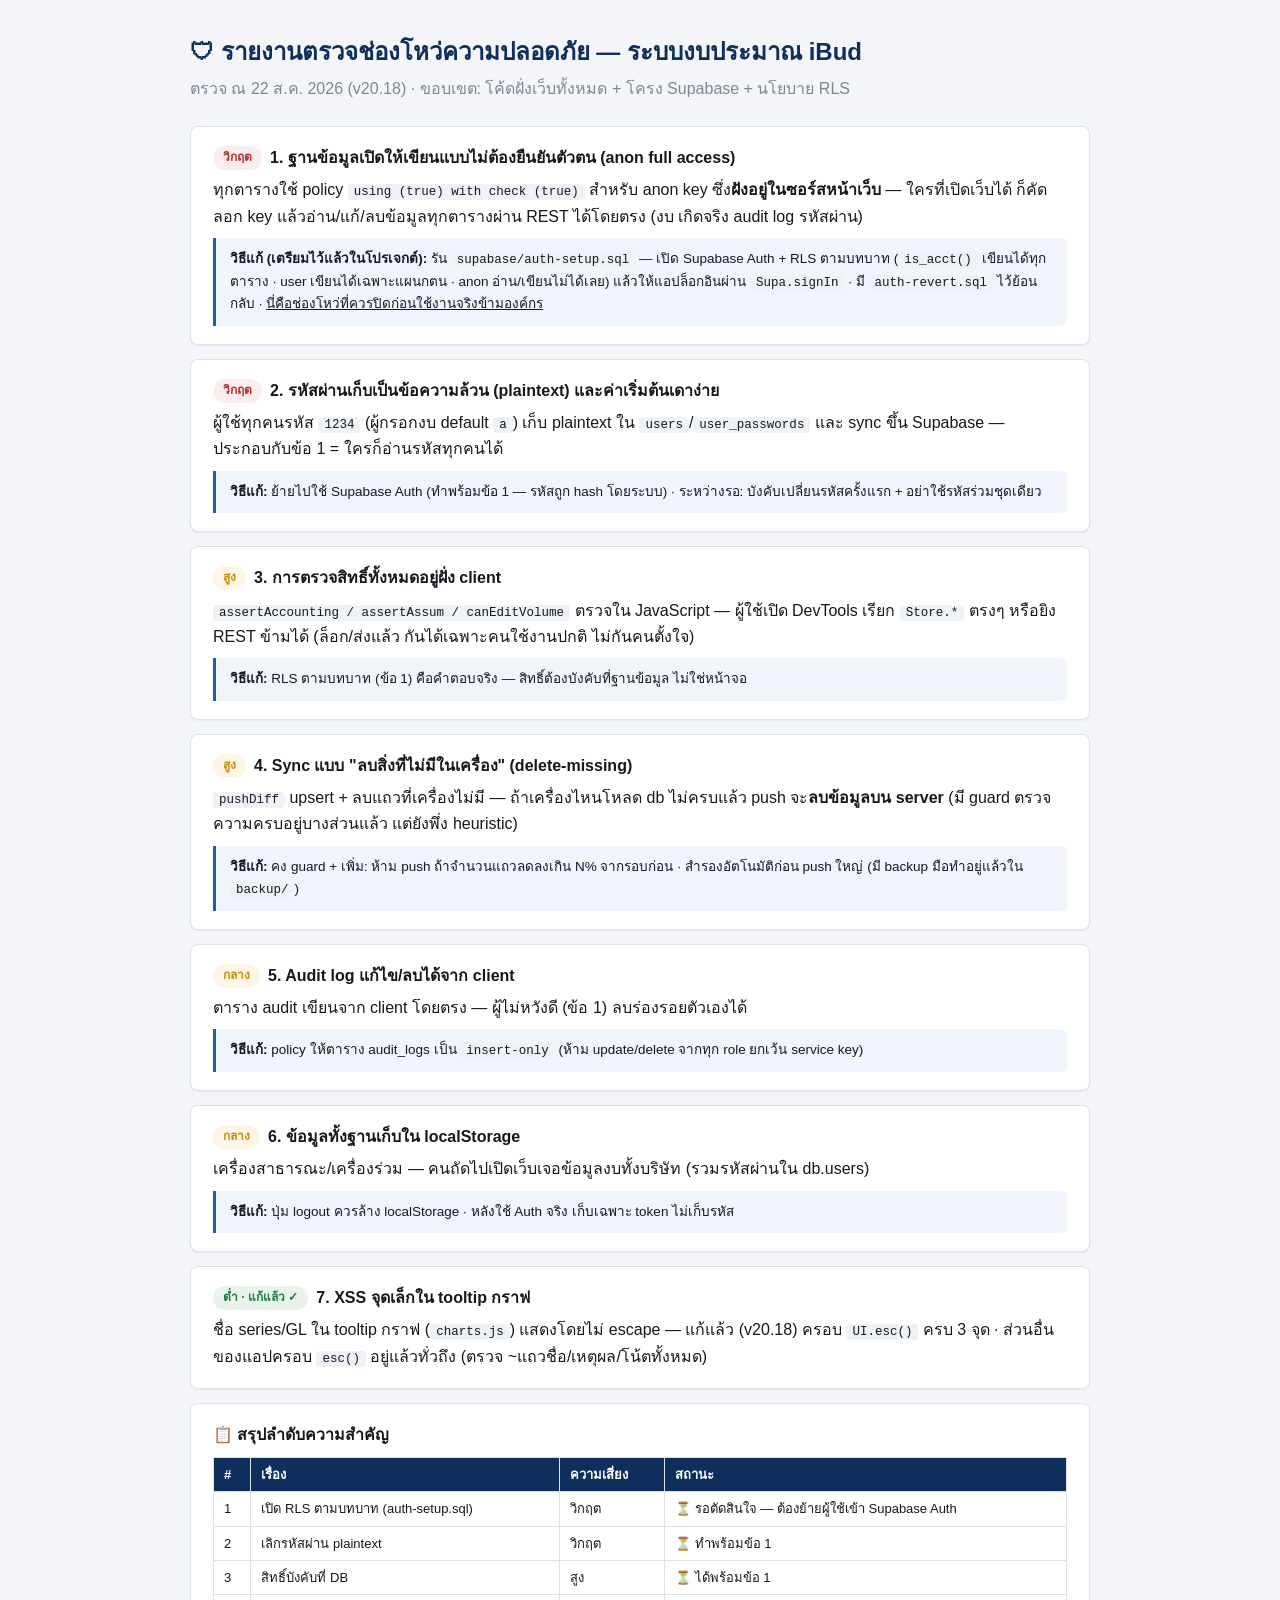
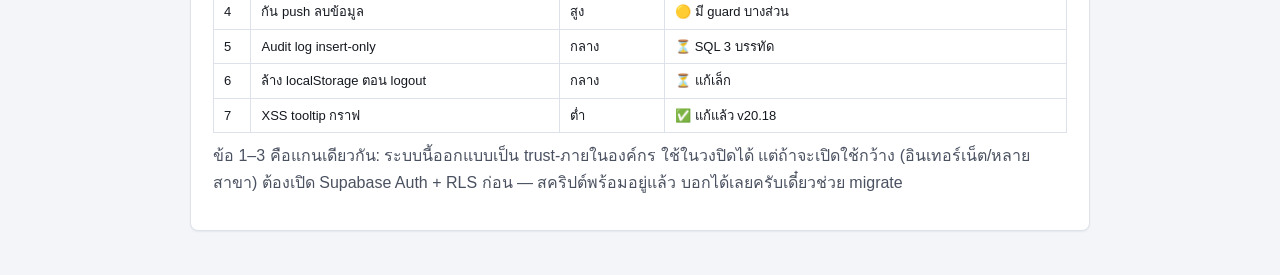
<file: รายงานตรวจช่องโหว่.html>
<!doctype html>
<html lang="th"><head><meta charset="utf-8"><meta name="viewport" content="width=device-width,initial-scale=1">
<title>รายงานตรวจช่องโหว่ความปลอดภัย — iBud</title>
<style>
body{font-family:"IBM Plex Sans Thai","Segoe UI","Leelawadee UI",sans-serif;background:#f3f5f8;color:#14181f;margin:0;padding:32px;line-height:1.65}
.wrap{max-width:900px;margin:0 auto}
h1{color:#0e2f5c;font-size:24px;margin:0 0 4px}
.sub{color:#7d8695;margin-bottom:24px}
.card{background:#fff;border:1px solid #dde2ea;border-radius:8px;padding:18px 22px;margin-bottom:14px;box-shadow:0 1px 2px rgba(14,47,92,.06)}
.sev{display:inline-block;padding:2px 10px;border-radius:12px;font-size:12px;font-weight:700;margin-right:8px}
.s1{background:#fbeded;color:#b32d2d}.s2{background:#fdf6e7;color:#c98a00}.s3{background:#e8f3ec;color:#1c7a3a}
h2{font-size:16px;margin:0 0 6px;display:flex;align-items:center}
code{background:#eef1f6;padding:1px 6px;border-radius:4px;font-size:12.5px}
.fix{margin-top:8px;padding:10px 14px;background:#f0f5fb;border-left:3px solid #1f5da8;border-radius:0 6px 6px 0;font-size:13.5px}
table{border-collapse:collapse;width:100%;font-size:13px;margin-top:8px}
td,th{border:1px solid #dde2ea;padding:6px 10px;text-align:left}
th{background:#0e2f5c;color:#fff;font-weight:600}
</style></head><body><div class="wrap">
<h1>🛡 รายงานตรวจช่องโหว่ความปลอดภัย — ระบบงบประมาณ iBud</h1>
<div class="sub">ตรวจ ณ 22 ส.ค. 2026 (v20.18) · ขอบเขต: โค้ดฝั่งเว็บทั้งหมด + โครง Supabase + นโยบาย RLS</div>

<div class="card"><h2><span class="sev s1">วิกฤต</span> 1. ฐานข้อมูลเปิดให้เขียนแบบไม่ต้องยืนยันตัวตน (anon full access)</h2>
ทุกตารางใช้ policy <code>using (true) with check (true)</code> สำหรับ anon key ซึ่ง<b>ฝังอยู่ในซอร์สหน้าเว็บ</b> — ใครที่เปิดเว็บได้ ก็คัดลอก key แล้วอ่าน/แก้/ลบข้อมูลทุกตารางผ่าน REST ได้โดยตรง (งบ เกิดจริง audit log รหัสผ่าน)
<div class="fix"><b>วิธีแก้ (เตรียมไว้แล้วในโปรเจกต์):</b> รัน <code>supabase/auth-setup.sql</code> — เปิด Supabase Auth + RLS ตามบทบาท (<code>is_acct()</code> เขียนได้ทุกตาราง · user เขียนได้เฉพาะแผนกตน · anon อ่าน/เขียนไม่ได้เลย) แล้วให้แอปล็อกอินผ่าน <code>Supa.signIn</code> · มี <code>auth-revert.sql</code> ไว้ย้อนกลับ · <u>นี่คือช่องโหว่ที่ควรปิดก่อนใช้งานจริงข้ามองค์กร</u></div></div>

<div class="card"><h2><span class="sev s1">วิกฤต</span> 2. รหัสผ่านเก็บเป็นข้อความล้วน (plaintext) และค่าเริ่มต้นเดาง่าย</h2>
ผู้ใช้ทุกคนรหัส <code>1234</code> (ผู้กรอกงบ default <code>a</code>) เก็บ plaintext ใน <code>users</code>/<code>user_passwords</code> และ sync ขึ้น Supabase — ประกอบกับข้อ 1 = ใครก็อ่านรหัสทุกคนได้
<div class="fix"><b>วิธีแก้:</b> ย้ายไปใช้ Supabase Auth (ทำพร้อมข้อ 1 — รหัสถูก hash โดยระบบ) · ระหว่างรอ: บังคับเปลี่ยนรหัสครั้งแรก + อย่าใช้รหัสร่วมชุดเดียว</div></div>

<div class="card"><h2><span class="sev s2">สูง</span> 3. การตรวจสิทธิ์ทั้งหมดอยู่ฝั่ง client</h2>
<code>assertAccounting / assertAssum / canEditVolume</code> ตรวจใน JavaScript — ผู้ใช้เปิด DevTools เรียก <code>Store.*</code> ตรงๆ หรือยิง REST ข้ามได้ (ล็อก/ส่งแล้ว กันได้เฉพาะคนใช้งานปกติ ไม่กันคนตั้งใจ)
<div class="fix"><b>วิธีแก้:</b> RLS ตามบทบาท (ข้อ 1) คือคำตอบจริง — สิทธิ์ต้องบังคับที่ฐานข้อมูล ไม่ใช่หน้าจอ</div></div>

<div class="card"><h2><span class="sev s2">สูง</span> 4. Sync แบบ "ลบสิ่งที่ไม่มีในเครื่อง" (delete-missing)</h2>
<code>pushDiff</code> upsert + ลบแถวที่เครื่องไม่มี — ถ้าเครื่องไหนโหลด db ไม่ครบแล้ว push จะ<b>ลบข้อมูลบน server</b> (มี guard ตรวจความครบอยู่บางส่วนแล้ว แต่ยังพึ่ง heuristic)
<div class="fix"><b>วิธีแก้:</b> คง guard + เพิ่ม: ห้าม push ถ้าจำนวนแถวลดลงเกิน N% จากรอบก่อน · สำรองอัตโนมัติก่อน push ใหญ่ (มี backup มือทำอยู่แล้วใน <code>backup/</code>)</div></div>

<div class="card"><h2><span class="sev s2">กลาง</span> 5. Audit log แก้ไข/ลบได้จาก client</h2>
ตาราง audit เขียนจาก client โดยตรง — ผู้ไม่หวังดี (ข้อ 1) ลบร่องรอยตัวเองได้
<div class="fix"><b>วิธีแก้:</b> policy ให้ตาราง audit_logs เป็น <code>insert-only</code> (ห้าม update/delete จากทุก role ยกเว้น service key)</div></div>

<div class="card"><h2><span class="sev s2">กลาง</span> 6. ข้อมูลทั้งฐานเก็บใน localStorage</h2>
เครื่องสาธารณะ/เครื่องร่วม — คนถัดไปเปิดเว็บเจอข้อมูลงบทั้งบริษัท (รวมรหัสผ่านใน db.users)
<div class="fix"><b>วิธีแก้:</b> ปุ่ม logout ควรล้าง localStorage · หลังใช้ Auth จริง เก็บเฉพาะ token ไม่เก็บรหัส</div></div>

<div class="card"><h2><span class="sev s3">ต่ำ · แก้แล้ว ✓</span> 7. XSS จุดเล็กใน tooltip กราฟ</h2>
ชื่อ series/GL ใน tooltip กราฟ (<code>charts.js</code>) แสดงโดยไม่ escape — แก้แล้ว (v20.18) ครอบ <code>UI.esc()</code> ครบ 3 จุด · ส่วนอื่นของแอปครอบ <code>esc()</code> อยู่แล้วทั่วถึง (ตรวจ ~แถวชื่อ/เหตุผล/โน้ตทั้งหมด)</div>

<div class="card"><h2>📋 สรุปลำดับความสำคัญ</h2>
<table><tr><th>#</th><th>เรื่อง</th><th>ความเสี่ยง</th><th>สถานะ</th></tr>
<tr><td>1</td><td>เปิด RLS ตามบทบาท (auth-setup.sql)</td><td>วิกฤต</td><td>⏳ รอตัดสินใจ — ต้องย้ายผู้ใช้เข้า Supabase Auth</td></tr>
<tr><td>2</td><td>เลิกรหัสผ่าน plaintext</td><td>วิกฤต</td><td>⏳ ทำพร้อมข้อ 1</td></tr>
<tr><td>3</td><td>สิทธิ์บังคับที่ DB</td><td>สูง</td><td>⏳ ได้พร้อมข้อ 1</td></tr>
<tr><td>4</td><td>กัน push ลบข้อมูล</td><td>สูง</td><td>🟡 มี guard บางส่วน</td></tr>
<tr><td>5</td><td>Audit log insert-only</td><td>กลาง</td><td>⏳ SQL 3 บรรทัด</td></tr>
<tr><td>6</td><td>ล้าง localStorage ตอน logout</td><td>กลาง</td><td>⏳ แก้เล็ก</td></tr>
<tr><td>7</td><td>XSS tooltip กราฟ</td><td>ต่ำ</td><td>✅ แก้แล้ว v20.18</td></tr></table>
<p style="margin-top:10px;color:#4a5160">ข้อ 1–3 คือแกนเดียวกัน: ระบบนี้ออกแบบเป็น trust-ภายในองค์กร ใช้ในวงปิดได้ แต่ถ้าจะเปิดใช้กว้าง (อินเทอร์เน็ต/หลายสาขา) ต้องเปิด Supabase Auth + RLS ก่อน — สคริปต์พร้อมอยู่แล้ว บอกได้เลยครับเดี๋ยวช่วย migrate</p></div>
</div></body></html>
</file>
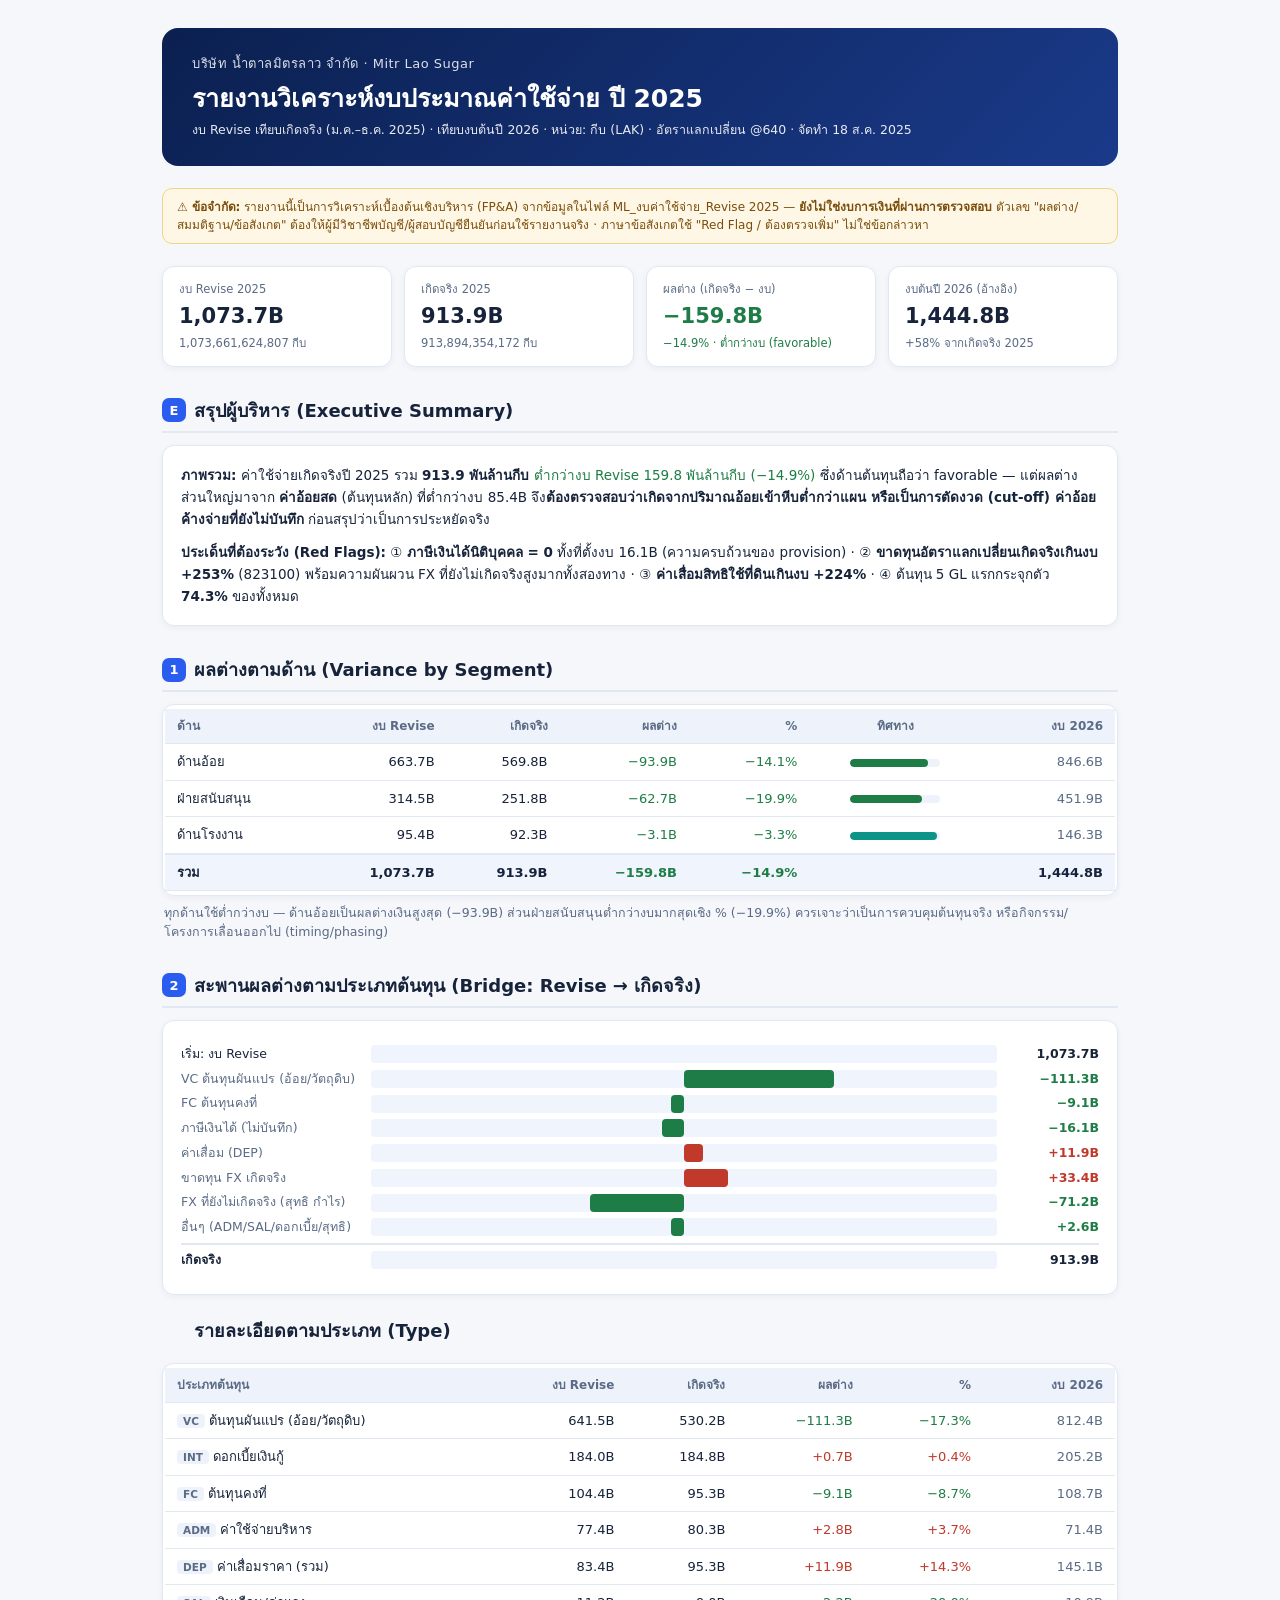
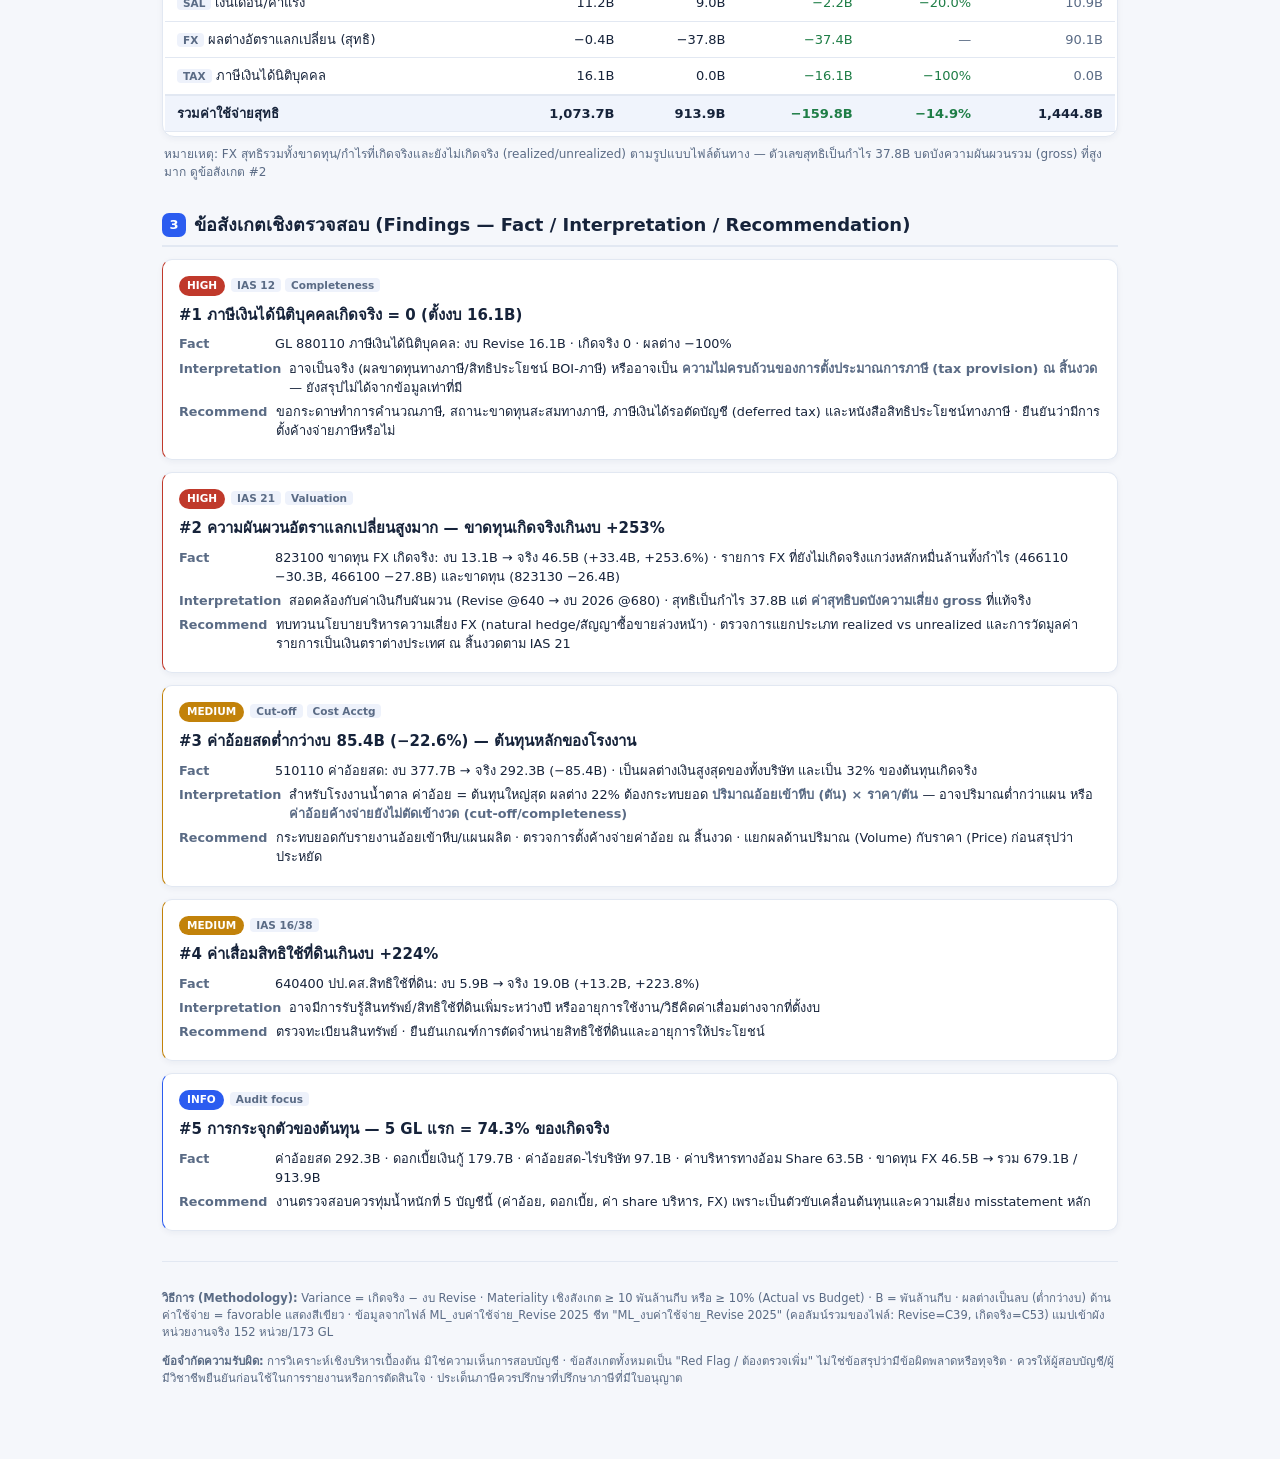
<file: รายงานวิเคราะห์งบ-2025.html>
<!doctype html>
<html lang="th">
<head>
<meta charset="utf-8">
<meta name="viewport" content="width=device-width, initial-scale=1">
<title>รายงานวิเคราะห์งบประมาณ 2025</title>
<style>
  :root{ --ink:#16233a; --sub:#5a6b85; --line:#e2e8f2; --bg:#f5f7fb; --card:#fff;
    --blue:#2b5cf0; --teal:#0d9488; --amber:#c2820a; --red:#c0392b; --green:#1e7d46; --violet:#6b3fd4; }
  *{box-sizing:border-box}
  body{margin:0;font-family:"Segoe UI","Sarabun",system-ui,sans-serif;color:var(--ink);background:var(--bg);line-height:1.5;font-size:14px}
  .wrap{max-width:1000px;margin:0 auto;padding:28px 22px 60px}
  header.top{background:linear-gradient(135deg,#0b2050,#1a3a8a);color:#fff;border-radius:16px;padding:26px 30px;margin-bottom:22px}
  header.top .co{font-size:13px;opacity:.85;letter-spacing:.5px}
  header.top h1{margin:6px 0 4px;font-size:25px}
  header.top .meta{font-size:12.5px;opacity:.9}
  .disc{background:#fff7e6;border:1px solid #f0d488;color:#7a4d09;border-radius:10px;padding:9px 14px;font-size:12px;margin:14px 0 22px}
  h2{font-size:18px;margin:30px 0 12px;padding-bottom:7px;border-bottom:2px solid var(--line);display:flex;align-items:center;gap:8px}
  h2 .n{background:var(--blue);color:#fff;width:24px;height:24px;border-radius:7px;display:inline-flex;align-items:center;justify-content:center;font-size:13px}
  .kpis{display:grid;grid-template-columns:repeat(4,1fr);gap:12px;margin:16px 0}
  .kpi{background:var(--card);border:1px solid var(--line);border-radius:12px;padding:14px 16px;box-shadow:0 2px 6px rgba(20,40,80,.05)}
  .kpi .l{font-size:11.5px;color:var(--sub)}
  .kpi .v{font-size:21px;font-weight:700;margin-top:3px}
  .kpi .s{font-size:11.5px;margin-top:2px}
  .card{background:var(--card);border:1px solid var(--line);border-radius:12px;padding:4px 2px;box-shadow:0 2px 6px rgba(20,40,80,.05);overflow-x:auto}
  table{width:100%;border-collapse:collapse;font-size:13px;min-width:520px}
  th,td{padding:8px 12px;text-align:right;border-bottom:1px solid var(--line);white-space:nowrap}
  th:first-child,td:first-child{text-align:left}
  thead th{background:#eef2fb;color:var(--sub);font-weight:600;font-size:12px}
  tbody tr:hover{background:#fafcff}
  tr.sum td{font-weight:700;background:#f0f4fc;border-top:2px solid var(--line)}
  .pos{color:var(--green)} .neg{color:var(--red)} .mut{color:var(--sub)}
  .bar{height:8px;border-radius:5px;background:#eef2fb;overflow:hidden;min-width:70px;display:inline-block;vertical-align:middle;width:90px}
  .bar>i{display:block;height:100%;border-radius:5px}
  .find{border-left:4px solid;border-radius:10px;background:var(--card);border:1px solid var(--line);padding:14px 16px;margin:12px 0;box-shadow:0 2px 6px rgba(20,40,80,.05)}
  .find.hi{border-left-color:var(--red)} .find.med{border-left-color:var(--amber)} .find.info{border-left-color:var(--blue)}
  .find .tag{display:inline-block;font-size:10.5px;font-weight:700;padding:2px 8px;border-radius:20px;color:#fff;margin-right:6px}
  .tag.hi{background:var(--red)} .tag.med{background:var(--amber)} .tag.info{background:var(--blue)}
  .find h3{margin:8px 0 8px;font-size:15px}
  .find .row{font-size:12.8px;margin:5px 0;display:flex;gap:8px}
  .find .row b{min-width:88px;color:var(--sub);font-weight:600;flex-shrink:0}
  .wf{display:flex;flex-direction:column;gap:6px;margin:8px 0}
  .wf .item{display:grid;grid-template-columns:180px 1fr 92px;gap:10px;align-items:center;font-size:12.5px}
  .wf .track{height:18px;background:#f0f4fc;border-radius:4px;position:relative}
  .wf .fill{position:absolute;top:0;height:100%;border-radius:4px}
  .foot{margin-top:30px;padding-top:16px;border-top:1px solid var(--line);font-size:11.5px;color:var(--sub)}
  .lbl{font-size:10.5px;font-weight:700;padding:1px 6px;border-radius:4px;background:#eef2fb;color:var(--sub);margin-right:4px}
  @media(max-width:720px){.kpis{grid-template-columns:repeat(2,1fr)}.wf .item{grid-template-columns:120px 1fr 78px}}
  @media print{body{background:#fff}.card,.kpi,.find{box-shadow:none}}
</style>
</head>
<body>
<div class="wrap">
<header class="top">
  <div class="co">บริษัท น้ำตาลมิตรลาว จำกัด · Mitr Lao Sugar</div>
  <h1>รายงานวิเคราะห์งบประมาณค่าใช้จ่าย ปี 2025</h1>
  <div class="meta">งบ Revise เทียบเกิดจริง (ม.ค.–ธ.ค. 2025) · เทียบงบต้นปี 2026 · หน่วย: กีบ (LAK) · อัตราแลกเปลี่ยน @640 · จัดทำ 18 ส.ค. 2025</div>
</header>

<div class="disc">⚠️ <b>ข้อจำกัด:</b> รายงานนี้เป็นการวิเคราะห์เบื้องต้นเชิงบริหาร (FP&amp;A) จากข้อมูลในไฟล์ ML_งบค่าใช้จ่าย_Revise 2025 — <b>ยังไม่ใช่งบการเงินที่ผ่านการตรวจสอบ</b> ตัวเลข "ผลต่าง/สมมติฐาน/ข้อสังเกต" ต้องให้ผู้มีวิชาชีพบัญชี/ผู้สอบบัญชียืนยันก่อนใช้รายงานจริง · ภาษาข้อสังเกตใช้ "Red Flag / ต้องตรวจเพิ่ม" ไม่ใช่ข้อกล่าวหา</div>

<!-- ===== KPI ===== -->
<div class="kpis">
  <div class="kpi"><div class="l">งบ Revise 2025</div><div class="v">1,073.7B</div><div class="s mut">1,073,661,624,807 กีบ</div></div>
  <div class="kpi"><div class="l">เกิดจริง 2025</div><div class="v">913.9B</div><div class="s mut">913,894,354,172 กีบ</div></div>
  <div class="kpi"><div class="l">ผลต่าง (เกิดจริง − งบ)</div><div class="v pos">−159.8B</div><div class="s pos">−14.9% · ต่ำกว่างบ (favorable)</div></div>
  <div class="kpi"><div class="l">งบต้นปี 2026 (อ้างอิง)</div><div class="v">1,444.8B</div><div class="s mut">+58% จากเกิดจริง 2025</div></div>
</div>

<!-- ===== Executive Summary ===== -->
<h2><span class="n">E</span>สรุปผู้บริหาร (Executive Summary)</h2>
<div class="card" style="padding:16px 18px;font-size:13.5px;line-height:1.65">
  <p style="margin:2px 0 10px"><b>ภาพรวม:</b> ค่าใช้จ่ายเกิดจริงปี 2025 รวม <b>913.9 พันล้านกีบ</b> <span class="pos">ต่ำกว่างบ Revise 159.8 พันล้านกีบ (−14.9%)</span> ซึ่งด้านต้นทุนถือว่า favorable — แต่ผลต่างส่วนใหญ่มาจาก <b>ค่าอ้อยสด</b> (ต้นทุนหลัก) ที่ต่ำกว่างบ 85.4B จึง<b>ต้องตรวจสอบว่าเกิดจากปริมาณอ้อยเข้าหีบต่ำกว่าแผน หรือเป็นการตัดงวด (cut-off) ค่าอ้อยค้างจ่ายที่ยังไม่บันทึก</b> ก่อนสรุปว่าเป็นการประหยัดจริง</p>
  <p style="margin:2px 0"><b>ประเด็นที่ต้องระวัง (Red Flags):</b> ① <b>ภาษีเงินได้นิติบุคคล = 0</b> ทั้งที่ตั้งงบ 16.1B (ความครบถ้วนของ provision) · ② <b>ขาดทุนอัตราแลกเปลี่ยนเกิดจริงเกินงบ +253%</b> (823100) พร้อมความผันผวน FX ที่ยังไม่เกิดจริงสูงมากทั้งสองทาง · ③ <b>ค่าเสื่อมสิทธิใช้ที่ดินเกินงบ +224%</b> · ④ ต้นทุน 5 GL แรกกระจุกตัว <b>74.3%</b> ของทั้งหมด</p>
</div>

<!-- ===== 1. Variance by area ===== -->
<h2><span class="n">1</span>ผลต่างตามด้าน (Variance by Segment)</h2>
<div class="card">
<table>
  <thead><tr><th>ด้าน</th><th>งบ Revise</th><th>เกิดจริง</th><th>ผลต่าง</th><th>%</th><th style="text-align:center">ทิศทาง</th><th>งบ 2026</th></tr></thead>
  <tbody>
    <tr><td>ด้านอ้อย</td><td>663.7B</td><td>569.8B</td><td class="pos">−93.9B</td><td class="pos">−14.1%</td><td style="text-align:center"><span class="bar"><i style="width:86%;background:var(--green)"></i></span></td><td class="mut">846.6B</td></tr>
    <tr><td>ฝ่ายสนับสนุน</td><td>314.5B</td><td>251.8B</td><td class="pos">−62.7B</td><td class="pos">−19.9%</td><td style="text-align:center"><span class="bar"><i style="width:80%;background:var(--green)"></i></span></td><td class="mut">451.9B</td></tr>
    <tr><td>ด้านโรงงาน</td><td>95.4B</td><td>92.3B</td><td class="pos">−3.1B</td><td class="pos">−3.3%</td><td style="text-align:center"><span class="bar"><i style="width:97%;background:var(--teal)"></i></span></td><td class="mut">146.3B</td></tr>
    <tr class="sum"><td>รวม</td><td>1,073.7B</td><td>913.9B</td><td class="pos">−159.8B</td><td class="pos">−14.9%</td><td></td><td>1,444.8B</td></tr>
  </tbody>
</table>
</div>
<p class="mut" style="font-size:12.5px;margin:8px 2px">ทุกด้านใช้ต่ำกว่างบ — ด้านอ้อยเป็นผลต่างเงินสูงสุด (−93.9B) ส่วนฝ่ายสนับสนุนต่ำกว่างบมากสุดเชิง % (−19.9%) ควรเจาะว่าเป็นการควบคุมต้นทุนจริง หรือกิจกรรม/โครงการเลื่อนออกไป (timing/phasing)</p>

<!-- ===== 2. Bridge by cost type ===== -->
<h2><span class="n">2</span>สะพานผลต่างตามประเภทต้นทุน (Bridge: Revise → เกิดจริง)</h2>
<div class="card" style="padding:16px 18px">
<div class="wf">
  <div class="item"><span>เริ่ม: งบ Revise</span><div class="track"></div><b style="text-align:right">1,073.7B</b></div>
  <div class="item"><span class="mut">VC ต้นทุนผันแปร (อ้อย/วัตถุดิบ)</span><div class="track"><div class="fill" style="left:50%;width:24%;background:var(--green)"></div></div><b class="pos" style="text-align:right">−111.3B</b></div>
  <div class="item"><span class="mut">FC ต้นทุนคงที่</span><div class="track"><div class="fill" style="left:48%;width:2%;background:var(--green)"></div></div><b class="pos" style="text-align:right">−9.1B</b></div>
  <div class="item"><span class="mut">ภาษีเงินได้ (ไม่บันทึก)</span><div class="track"><div class="fill" style="left:46.5%;width:3.5%;background:var(--green)"></div></div><b class="pos" style="text-align:right">−16.1B</b></div>
  <div class="item"><span class="mut">ค่าเสื่อม (DEP)</span><div class="track"><div class="fill" style="left:50%;width:3%;background:var(--red)"></div></div><b class="neg" style="text-align:right">+11.9B</b></div>
  <div class="item"><span class="mut">ขาดทุน FX เกิดจริง</span><div class="track"><div class="fill" style="left:50%;width:7%;background:var(--red)"></div></div><b class="neg" style="text-align:right">+33.4B</b></div>
  <div class="item"><span class="mut">FX ที่ยังไม่เกิดจริง (สุทธิ กำไร)</span><div class="track"><div class="fill" style="left:35%;width:15%;background:var(--green)"></div></div><b class="pos" style="text-align:right">−71.2B</b></div>
  <div class="item"><span class="mut">อื่นๆ (ADM/SAL/ดอกเบี้ย/สุทธิ)</span><div class="track"><div class="fill" style="left:48%;width:2%;background:var(--green)"></div></div><b class="pos" style="text-align:right">+2.6B</b></div>
  <div class="item" style="border-top:2px solid var(--line);padding-top:6px"><span><b>เกิดจริง</b></span><div class="track"></div><b style="text-align:right">913.9B</b></div>
</div>
</div>

<h2 style="border:0;margin-top:22px"><span class="n" style="visibility:hidden">·</span>รายละเอียดตามประเภท (Type)</h2>
<div class="card">
<table>
  <thead><tr><th>ประเภทต้นทุน</th><th>งบ Revise</th><th>เกิดจริง</th><th>ผลต่าง</th><th>%</th><th>งบ 2026</th></tr></thead>
  <tbody>
    <tr><td><span class="lbl">VC</span>ต้นทุนผันแปร (อ้อย/วัตถุดิบ)</td><td>641.5B</td><td>530.2B</td><td class="pos">−111.3B</td><td class="pos">−17.3%</td><td class="mut">812.4B</td></tr>
    <tr><td><span class="lbl">INT</span>ดอกเบี้ยเงินกู้</td><td>184.0B</td><td>184.8B</td><td class="neg">+0.7B</td><td class="neg">+0.4%</td><td class="mut">205.2B</td></tr>
    <tr><td><span class="lbl">FC</span>ต้นทุนคงที่</td><td>104.4B</td><td>95.3B</td><td class="pos">−9.1B</td><td class="pos">−8.7%</td><td class="mut">108.7B</td></tr>
    <tr><td><span class="lbl">ADM</span>ค่าใช้จ่ายบริหาร</td><td>77.4B</td><td>80.3B</td><td class="neg">+2.8B</td><td class="neg">+3.7%</td><td class="mut">71.4B</td></tr>
    <tr><td><span class="lbl">DEP</span>ค่าเสื่อมราคา (รวม)</td><td>83.4B</td><td>95.3B</td><td class="neg">+11.9B</td><td class="neg">+14.3%</td><td class="mut">145.1B</td></tr>
    <tr><td><span class="lbl">SAL</span>เงินเดือน/ค่าแรง</td><td>11.2B</td><td>9.0B</td><td class="pos">−2.2B</td><td class="pos">−20.0%</td><td class="mut">10.9B</td></tr>
    <tr><td><span class="lbl">FX</span>ผลต่างอัตราแลกเปลี่ยน (สุทธิ)</td><td>−0.4B</td><td>−37.8B</td><td class="pos">−37.4B</td><td class="mut">—</td><td class="mut">90.1B</td></tr>
    <tr><td><span class="lbl">TAX</span>ภาษีเงินได้นิติบุคคล</td><td>16.1B</td><td>0.0B</td><td class="pos">−16.1B</td><td class="pos">−100%</td><td class="mut">0.0B</td></tr>
    <tr class="sum"><td>รวมค่าใช้จ่ายสุทธิ</td><td>1,073.7B</td><td>913.9B</td><td class="pos">−159.8B</td><td class="pos">−14.9%</td><td>1,444.8B</td></tr>
  </tbody>
</table>
</div>
<p class="mut" style="font-size:12px;margin:8px 2px">หมายเหตุ: FX สุทธิรวมทั้งขาดทุน/กำไรที่เกิดจริงและยังไม่เกิดจริง (realized/unrealized) ตามรูปแบบไฟล์ต้นทาง — ตัวเลขสุทธิเป็นกำไร 37.8B บดบังความผันผวนรวม (gross) ที่สูงมาก ดูข้อสังเกต #2</p>

<!-- ===== 3. Audit findings ===== -->
<h2><span class="n">3</span>ข้อสังเกตเชิงตรวจสอบ (Findings — Fact / Interpretation / Recommendation)</h2>

<div class="find hi">
  <span class="tag hi">HIGH</span><span class="lbl">IAS 12</span><span class="lbl">Completeness</span>
  <h3>#1 ภาษีเงินได้นิติบุคคลเกิดจริง = 0 (ตั้งงบ 16.1B)</h3>
  <div class="row"><b>Fact</b><span>GL 880110 ภาษีเงินได้นิติบุคคล: งบ Revise 16.1B · เกิดจริง 0 · ผลต่าง −100%</span></div>
  <div class="row"><b>Interpretation</b><span>อาจเป็นจริง (ผลขาดทุนทางภาษี/สิทธิประโยชน์ BOI-ภาษี) หรืออาจเป็น <b>ความไม่ครบถ้วนของการตั้งประมาณการภาษี (tax provision) ณ สิ้นงวด</b> — ยังสรุปไม่ได้จากข้อมูลเท่าที่มี</span></div>
  <div class="row"><b>Recommend</b><span>ขอกระดาษทำการคำนวณภาษี, สถานะขาดทุนสะสมทางภาษี, ภาษีเงินได้รอตัดบัญชี (deferred tax) และหนังสือสิทธิประโยชน์ทางภาษี · ยืนยันว่ามีการตั้งค้างจ่ายภาษีหรือไม่</span></div>
</div>

<div class="find hi">
  <span class="tag hi">HIGH</span><span class="lbl">IAS 21</span><span class="lbl">Valuation</span>
  <h3>#2 ความผันผวนอัตราแลกเปลี่ยนสูงมาก — ขาดทุนเกิดจริงเกินงบ +253%</h3>
  <div class="row"><b>Fact</b><span>823100 ขาดทุน FX เกิดจริง: งบ 13.1B → จริง 46.5B (+33.4B, +253.6%) · รายการ FX ที่ยังไม่เกิดจริงแกว่งหลักหมื่นล้านทั้งกำไร (466110 −30.3B, 466100 −27.8B) และขาดทุน (823130 −26.4B)</span></div>
  <div class="row"><b>Interpretation</b><span>สอดคล้องกับค่าเงินกีบผันผวน (Revise @640 → งบ 2026 @680) · สุทธิเป็นกำไร 37.8B แต่ <b>ค่าสุทธิบดบังความเสี่ยง gross</b> ที่แท้จริง</span></div>
  <div class="row"><b>Recommend</b><span>ทบทวนนโยบายบริหารความเสี่ยง FX (natural hedge/สัญญาซื้อขายล่วงหน้า) · ตรวจการแยกประเภท realized vs unrealized และการวัดมูลค่ารายการเป็นเงินตราต่างประเทศ ณ สิ้นงวดตาม IAS 21</span></div>
</div>

<div class="find med">
  <span class="tag med">MEDIUM</span><span class="lbl">Cut-off</span><span class="lbl">Cost Acctg</span>
  <h3>#3 ค่าอ้อยสดต่ำกว่างบ 85.4B (−22.6%) — ต้นทุนหลักของโรงงาน</h3>
  <div class="row"><b>Fact</b><span>510110 ค่าอ้อยสด: งบ 377.7B → จริง 292.3B (−85.4B) · เป็นผลต่างเงินสูงสุดของทั้งบริษัท และเป็น 32% ของต้นทุนเกิดจริง</span></div>
  <div class="row"><b>Interpretation</b><span>สำหรับโรงงานน้ำตาล ค่าอ้อย = ต้นทุนใหญ่สุด ผลต่าง 22% ต้องกระทบยอด <b>ปริมาณอ้อยเข้าหีบ (ตัน) × ราคา/ตัน</b> — อาจปริมาณต่ำกว่าแผน หรือ <b>ค่าอ้อยค้างจ่ายยังไม่ตัดเข้างวด (cut-off/completeness)</b></span></div>
  <div class="row"><b>Recommend</b><span>กระทบยอดกับรายงานอ้อยเข้าหีบ/แผนผลิต · ตรวจการตั้งค้างจ่ายค่าอ้อย ณ สิ้นงวด · แยกผลด้านปริมาณ (Volume) กับราคา (Price) ก่อนสรุปว่าประหยัด</span></div>
</div>

<div class="find med">
  <span class="tag med">MEDIUM</span><span class="lbl">IAS 16/38</span>
  <h3>#4 ค่าเสื่อมสิทธิใช้ที่ดินเกินงบ +224%</h3>
  <div class="row"><b>Fact</b><span>640400 ปป.คส.สิทธิใช้ที่ดิน: งบ 5.9B → จริง 19.0B (+13.2B, +223.8%)</span></div>
  <div class="row"><b>Interpretation</b><span>อาจมีการรับรู้สินทรัพย์/สิทธิใช้ที่ดินเพิ่มระหว่างปี หรืออายุการใช้งาน/วิธีคิดค่าเสื่อมต่างจากที่ตั้งงบ</span></div>
  <div class="row"><b>Recommend</b><span>ตรวจทะเบียนสินทรัพย์ · ยืนยันเกณฑ์การตัดจำหน่ายสิทธิใช้ที่ดินและอายุการให้ประโยชน์</span></div>
</div>

<div class="find info">
  <span class="tag info">INFO</span><span class="lbl">Audit focus</span>
  <h3>#5 การกระจุกตัวของต้นทุน — 5 GL แรก = 74.3% ของเกิดจริง</h3>
  <div class="row"><b>Fact</b><span>ค่าอ้อยสด 292.3B · ดอกเบี้ยเงินกู้ 179.7B · ค่าอ้อยสด-ไร่บริษัท 97.1B · ค่าบริหารทางอ้อม Share 63.5B · ขาดทุน FX 46.5B → รวม 679.1B / 913.9B</span></div>
  <div class="row"><b>Recommend</b><span>งานตรวจสอบควรทุ่มน้ำหนักที่ 5 บัญชีนี้ (ค่าอ้อย, ดอกเบี้ย, ค่า share บริหาร, FX) เพราะเป็นตัวขับเคลื่อนต้นทุนและความเสี่ยง misstatement หลัก</span></div>
</div>

<div class="foot">
  <p><b>วิธีการ (Methodology):</b> Variance = เกิดจริง − งบ Revise · Materiality เชิงสังเกต ≥ 10 พันล้านกีบ หรือ ≥ 10% (Actual vs Budget) · B = พันล้านกีบ · ผลต่างเป็นลบ (ต่ำกว่างบ) ด้านค่าใช้จ่าย = favorable แสดงสีเขียว · ข้อมูลจากไฟล์ ML_งบค่าใช้จ่าย_Revise 2025 ชีท "ML_งบค่าใช้จ่าย_Revise 2025" (คอลัมน์รวมของไฟล์: Revise=C39, เกิดจริง=C53) แมปเข้าผังหน่วยงานจริง 152 หน่วย/173 GL</p>
  <p><b>ข้อจำกัดความรับผิด:</b> การวิเคราะห์เชิงบริหารเบื้องต้น มิใช่ความเห็นการสอบบัญชี · ข้อสังเกตทั้งหมดเป็น "Red Flag / ต้องตรวจเพิ่ม" ไม่ใช่ข้อสรุปว่ามีข้อผิดพลาดหรือทุจริต · ควรให้ผู้สอบบัญชี/ผู้มีวิชาชีพยืนยันก่อนใช้ในการรายงานหรือการตัดสินใจ · ประเด็นภาษีควรปรึกษาที่ปรึกษาภาษีที่มีใบอนุญาต</p>
</div>
</div>
</body>
</html>
</file>
<file: fonts/plex.css>
/* cyrillic-ext */
@font-face {
  font-family: 'IBM Plex Sans Thai';
  font-style: normal;
  font-weight: 400;
  font-display: swap;
  src: url(plex-m8JPje1VVIzcq1HzJq2AEdo2Tj_qvLqMBNYgVcM.woff2) format('woff2');
  unicode-range: U+0460-052F, U+1C80-1C8A, U+20B4, U+2DE0-2DFF, U+A640-A69F, U+FE2E-FE2F;
}
/* thai */
@font-face {
  font-family: 'IBM Plex Sans Thai';
  font-style: normal;
  font-weight: 400;
  font-display: swap;
  src: url(plex-m8JPje1VVIzcq1HzJq2AEdo2Tj_qvLqMHdYgVcM.woff2) format('woff2');
  unicode-range: U+02D7, U+0303, U+0331, U+0E01-0E5B, U+200C-200D, U+25CC;
}
/* latin-ext */
@font-face {
  font-family: 'IBM Plex Sans Thai';
  font-style: normal;
  font-weight: 400;
  font-display: swap;
  src: url(plex-m8JPje1VVIzcq1HzJq2AEdo2Tj_qvLqMB9YgVcM.woff2) format('woff2');
  unicode-range: U+0100-02BA, U+02BD-02C5, U+02C7-02CC, U+02CE-02D7, U+02DD-02FF, U+0304, U+0308, U+0329, U+1D00-1DBF, U+1E00-1E9F, U+1EF2-1EFF, U+2020, U+20A0-20AB, U+20AD-20C0, U+2113, U+2C60-2C7F, U+A720-A7FF;
}
/* latin */
@font-face {
  font-family: 'IBM Plex Sans Thai';
  font-style: normal;
  font-weight: 400;
  font-display: swap;
  src: url(plex-m8JPje1VVIzcq1HzJq2AEdo2Tj_qvLqMCdYg.woff2) format('woff2');
  unicode-range: U+0000-00FF, U+0131, U+0152-0153, U+02BB-02BC, U+02C6, U+02DA, U+02DC, U+0304, U+0308, U+0329, U+2000-206F, U+20AC, U+2122, U+2191, U+2193, U+2212, U+2215, U+FEFF, U+FFFD;
}
/* cyrillic-ext */
@font-face {
  font-family: 'IBM Plex Sans Thai';
  font-style: normal;
  font-weight: 500;
  font-display: swap;
  src: url(plex-m8JMje1VVIzcq1HzJq2AEdo2Tj_qvLqE-vU1Z-JHa74.woff2) format('woff2');
  unicode-range: U+0460-052F, U+1C80-1C8A, U+20B4, U+2DE0-2DFF, U+A640-A69F, U+FE2E-FE2F;
}
/* thai */
@font-face {
  font-family: 'IBM Plex Sans Thai';
  font-style: normal;
  font-weight: 500;
  font-display: swap;
  src: url(plex-m8JMje1VVIzcq1HzJq2AEdo2Tj_qvLqE-vU1fuJHa74.woff2) format('woff2');
  unicode-range: U+02D7, U+0303, U+0331, U+0E01-0E5B, U+200C-200D, U+25CC;
}
/* latin-ext */
@font-face {
  font-family: 'IBM Plex Sans Thai';
  font-style: normal;
  font-weight: 500;
  font-display: swap;
  src: url(plex-m8JMje1VVIzcq1HzJq2AEdo2Tj_qvLqE-vU1ZOJHa74.woff2) format('woff2');
  unicode-range: U+0100-02BA, U+02BD-02C5, U+02C7-02CC, U+02CE-02D7, U+02DD-02FF, U+0304, U+0308, U+0329, U+1D00-1DBF, U+1E00-1E9F, U+1EF2-1EFF, U+2020, U+20A0-20AB, U+20AD-20C0, U+2113, U+2C60-2C7F, U+A720-A7FF;
}
/* latin */
@font-face {
  font-family: 'IBM Plex Sans Thai';
  font-style: normal;
  font-weight: 500;
  font-display: swap;
  src: url(plex-m8JMje1VVIzcq1HzJq2AEdo2Tj_qvLqE-vU1auJH.woff2) format('woff2');
  unicode-range: U+0000-00FF, U+0131, U+0152-0153, U+02BB-02BC, U+02C6, U+02DA, U+02DC, U+0304, U+0308, U+0329, U+2000-206F, U+20AC, U+2122, U+2191, U+2193, U+2212, U+2215, U+FEFF, U+FFFD;
}
/* cyrillic-ext */
@font-face {
  font-family: 'IBM Plex Sans Thai';
  font-style: normal;
  font-weight: 600;
  font-display: swap;
  src: url(plex-m8JMje1VVIzcq1HzJq2AEdo2Tj_qvLqE1vI1Z-JHa74.woff2) format('woff2');
  unicode-range: U+0460-052F, U+1C80-1C8A, U+20B4, U+2DE0-2DFF, U+A640-A69F, U+FE2E-FE2F;
}
/* thai */
@font-face {
  font-family: 'IBM Plex Sans Thai';
  font-style: normal;
  font-weight: 600;
  font-display: swap;
  src: url(plex-m8JMje1VVIzcq1HzJq2AEdo2Tj_qvLqE1vI1fuJHa74.woff2) format('woff2');
  unicode-range: U+02D7, U+0303, U+0331, U+0E01-0E5B, U+200C-200D, U+25CC;
}
/* latin-ext */
@font-face {
  font-family: 'IBM Plex Sans Thai';
  font-style: normal;
  font-weight: 600;
  font-display: swap;
  src: url(plex-m8JMje1VVIzcq1HzJq2AEdo2Tj_qvLqE1vI1ZOJHa74.woff2) format('woff2');
  unicode-range: U+0100-02BA, U+02BD-02C5, U+02C7-02CC, U+02CE-02D7, U+02DD-02FF, U+0304, U+0308, U+0329, U+1D00-1DBF, U+1E00-1E9F, U+1EF2-1EFF, U+2020, U+20A0-20AB, U+20AD-20C0, U+2113, U+2C60-2C7F, U+A720-A7FF;
}
/* latin */
@font-face {
  font-family: 'IBM Plex Sans Thai';
  font-style: normal;
  font-weight: 600;
  font-display: swap;
  src: url(plex-m8JMje1VVIzcq1HzJq2AEdo2Tj_qvLqE1vI1auJH.woff2) format('woff2');
  unicode-range: U+0000-00FF, U+0131, U+0152-0153, U+02BB-02BC, U+02C6, U+02DA, U+02DC, U+0304, U+0308, U+0329, U+2000-206F, U+20AC, U+2122, U+2191, U+2193, U+2212, U+2215, U+FEFF, U+FFFD;
}
/* cyrillic-ext */
@font-face {
  font-family: 'IBM Plex Sans Thai';
  font-style: normal;
  font-weight: 700;
  font-display: swap;
  src: url(plex-m8JMje1VVIzcq1HzJq2AEdo2Tj_qvLqEsvM1Z-JHa74.woff2) format('woff2');
  unicode-range: U+0460-052F, U+1C80-1C8A, U+20B4, U+2DE0-2DFF, U+A640-A69F, U+FE2E-FE2F;
}
/* thai */
@font-face {
  font-family: 'IBM Plex Sans Thai';
  font-style: normal;
  font-weight: 700;
  font-display: swap;
  src: url(plex-m8JMje1VVIzcq1HzJq2AEdo2Tj_qvLqEsvM1fuJHa74.woff2) format('woff2');
  unicode-range: U+02D7, U+0303, U+0331, U+0E01-0E5B, U+200C-200D, U+25CC;
}
/* latin-ext */
@font-face {
  font-family: 'IBM Plex Sans Thai';
  font-style: normal;
  font-weight: 700;
  font-display: swap;
  src: url(plex-m8JMje1VVIzcq1HzJq2AEdo2Tj_qvLqEsvM1ZOJHa74.woff2) format('woff2');
  unicode-range: U+0100-02BA, U+02BD-02C5, U+02C7-02CC, U+02CE-02D7, U+02DD-02FF, U+0304, U+0308, U+0329, U+1D00-1DBF, U+1E00-1E9F, U+1EF2-1EFF, U+2020, U+20A0-20AB, U+20AD-20C0, U+2113, U+2C60-2C7F, U+A720-A7FF;
}
/* latin */
@font-face {
  font-family: 'IBM Plex Sans Thai';
  font-style: normal;
  font-weight: 700;
  font-display: swap;
  src: url(plex-m8JMje1VVIzcq1HzJq2AEdo2Tj_qvLqEsvM1auJH.woff2) format('woff2');
  unicode-range: U+0000-00FF, U+0131, U+0152-0153, U+02BB-02BC, U+02C6, U+02DA, U+02DC, U+0304, U+0308, U+0329, U+2000-206F, U+20AC, U+2122, U+2191, U+2193, U+2212, U+2215, U+FEFF, U+FFFD;
}
</file>
<file: css/app.css>
/* =============================================================
 * app.css — Modern Corporate Financial Dashboard
 * Navy/Blue theme · light surface · Desktop-first, responsive
 * ============================================================= */

:root {
  --navy: #0e2f5c; --navy-2: #123a70; --blue: #1f5da8; --blue-soft: #8fb3dd;
  --bg: #f3f5f8; --surface: #ffffff; --border: #dde2ea; --border-strong: #b9c2cf;
  --ink: #14181f; --ink-2: #4a5160; --muted: #7d8695;
  --up: #b32d2d; --down: #1c6b34; --warn-bg: #fdf6e7; --warn-bd: #c98a00;
  --crit-bg: #fbeded; --crit-bd: #b32d2d; --ok: #1c7a3a;
  --radius: 8px;
  --shadow: 0 1px 2px rgba(14,47,92,.06), 0 2px 8px rgba(14,47,92,.05);
  --shadow-lg: 0 2px 6px rgba(14,47,92,.08), 0 8px 22px rgba(14,47,92,.10);
}
* { box-sizing: border-box; margin: 0; padding: 0; }
html, body { height: 100%; }
body {
  font-family: "IBM Plex Sans Thai", "Segoe UI", "Leelawadee UI", "Noto Sans Thai", system-ui, sans-serif;
  background: var(--bg); color: var(--ink); font-size: 14px; line-height: 1.5;
}
small { font-size: .68em; color: var(--muted); font-weight: 400; }
a { color: var(--blue); }
.link { color: var(--blue); text-decoration: none; }
.link:hover { text-decoration: underline; }
.muted { color: var(--muted); } .small { font-size: 12px; }

/* ---------- layout ---------- */
.app { display: flex; min-height: 100vh; }
.sidebar {
  width: 236px; flex-shrink: 0; color: #fff;
  background: linear-gradient(175deg, #10315f 0%, #0c2749 55%, #0e2f5c 100%);
  display: flex; flex-direction: column; position: sticky; top: 0; height: 100vh; overflow-y: auto;
  box-shadow: 4px 0 20px rgba(6, 22, 58, .22); z-index: 40;
}
.brand { display: flex; gap: 10px; align-items: center; padding: 18px 16px; border-bottom: 1px solid rgba(255,255,255,.12); }
.brand-link { text-decoration: none; color: inherit; cursor: pointer; }
.brand-link:hover { background: rgba(255,255,255,.06); }
.brand-link:hover .brand-name { text-decoration: underline; text-underline-offset: 3px; }
.app-logo svg { width: 40px; height: 40px; display: block; }
.app-logo { width: 42px; height: 42px; border-radius: 11px; overflow: hidden; flex: none; }
.app-logo img { width: 100%; height: 100%; display: block; object-fit: cover; transform: scale(1.16); }
.topbar-left { display: flex; align-items: center; gap: 14px; }
.topbar-idash { height: 64px; display: block; }
.login-applogo svg { width: 72px; height: 72px; margin: 0 auto 10px; display: block; }
.login-powered { text-align: center; margin-top: 16px; }
.login-powered img { height: 40px; opacity: .9; border-radius: 8px; }
.brand-logo {
  width: 38px; height: 38px; border-radius: 9px; background: linear-gradient(135deg, #256abf, #86b6ef);
  display: flex; align-items: center; justify-content: center; font-size: 20px; font-weight: 800; color: #fff; flex-shrink: 0;
}
.brand-logo.big { width: 52px; height: 52px; font-size: 26px; margin: 0 auto 10px; }
.brand-logo.logo-idash {
  width: auto; min-width: 38px; padding: 0 11px; font-size: 16px; font-weight: 800;
  font-style: italic; letter-spacing: .01em;
}
.brand-logo.big.logo-idash { font-size: 22px; padding: 0 16px; height: 52px; width: auto; margin: 0 auto 10px; display: inline-flex; }
.brand-name { font-weight: 700; font-size: 14px; line-height: 1.25; }
.brand-sub { font-size: 10.5px; color: #9ec5f4; letter-spacing: .06em; }
.sidebar nav { padding: 12px 10px; flex: 1; }
.nav-item {
  display: flex; align-items: center; gap: 11px; padding: 9px 12px; margin: 3px 0;
  color: #cfe0f5; text-decoration: none; border-radius: 11px; font-size: 13.5px;
}
.nav-item:hover { background: rgba(255,255,255,.1); color: #fff; }
.nav-item.active {
  background: rgba(255,255,255,.18); color: #fff; font-weight: 600;
  box-shadow: inset 0 0 0 1px rgba(255,255,255,.22), 0 2px 8px rgba(0,0,0,.18);
}
.nav-ic { width: 22px; text-align: center; font-size: 16px; }
.nav-tx { display: flex; flex-direction: column; line-height: 1.25; min-width: 0; }
.nav-tx small { font-size: 10px; color: #9ec5f4; font-weight: 400; }
.nav-item.active .nav-tx small { color: #cfe0f5; }
.sidebar-foot { padding: 12px 14px 14px; border-top: 1px solid rgba(255,255,255,.14); font-size: 11px; color: #9ec5f4; }
.sf-company { font-weight: 600; color: #cfe0f5; margin-top: 8px; }
/* การ์ดรอบงบประมาณ */
.period-card { background: rgba(255,255,255,.1); border: 1px solid rgba(255,255,255,.16); border-radius: 12px; padding: 11px 12px; }
.pc-title { font-size: 11px; color: #cfe0f5; margin-bottom: 4px; }
.pc-year { font-size: 14px; font-weight: 700; color: #fff; display: flex; align-items: center; gap: 7px; flex-wrap: wrap; }
.pc-badge { font-size: 9.5px; font-weight: 700; border-radius: 999px; padding: 2px 8px; }
.pc-badge.open { background: #0ca30c; color: #fff; }
.pc-badge.closed { background: rgba(255,255,255,.25); color: #fff; }
.pc-range { font-size: 10.5px; color: #9ec5f4; margin: 3px 0 7px; }
.pc-bar { height: 6px; background: rgba(255,255,255,.18); border-radius: 999px; overflow: hidden; }
.pc-fill { height: 100%; border-radius: 999px; background: linear-gradient(90deg, #5598e7, #86e79b); }

.main { flex: 1; min-width: 0; display: flex; flex-direction: column; }
.topbar {
  position: sticky; top: 0; z-index: 30; background: rgba(252,252,251,.92); backdrop-filter: blur(8px);
  border-bottom: 1px solid var(--border); box-shadow: 0 2px 14px rgba(13,54,107,.07);
  display: flex; align-items: center; justify-content: space-between; padding: 10px 22px; gap: 12px;
}
.topbar-right { display: flex; align-items: center; gap: 10px; }
.year-select {
  font: inherit; font-weight: 600; padding: 7px 10px; border: 1px solid var(--border-strong);
  border-radius: 8px; background: #fff; color: var(--navy);
}
.icon-btn { position: relative; font-size: 16px; background: none; border: 1px solid var(--border); border-radius: 8px; padding: 6px 10px; cursor: pointer; }
.icon-btn:hover { background: var(--bg); }
.noti-dot {
  position: absolute; top: -6px; right: -6px; background: var(--up); color: #fff;
  font-size: 10px; font-weight: 700; border-radius: 999px; padding: 1px 5px;
}
.user-chip { display: flex; align-items: center; gap: 8px; }
.uc-avatar {
  width: 30px; height: 30px; border-radius: 50%; background: var(--blue); color: #fff;
  display: inline-flex; align-items: center; justify-content: center; font-weight: 700; font-size: 13px; flex-shrink: 0;
}
.uc-avatar.acc { background: var(--navy); }
.uc-name { font-size: 13px; font-weight: 600; max-width: 210px; overflow: hidden; text-overflow: ellipsis; white-space: nowrap; }
.noti-panel {
  position: absolute; right: 22px; top: 52px; width: 360px; max-height: 60vh; overflow: auto;
  background: var(--surface); border: 1px solid var(--border); border-radius: var(--radius); box-shadow: 0 8px 24px rgba(11,11,11,.14);
}
/* เมนูโปรไฟล์ (คลิกที่ user chip) */
.user-chip.uc-clickable { font: inherit; background: #fff; border: 1px solid var(--border-strong); border-radius: 999px; padding: 4px 12px 4px 5px; cursor: pointer; transition: all .15s ease; }
.user-chip.uc-clickable:hover { border-color: var(--blue); box-shadow: 0 3px 10px rgba(37,106,191,.16); }
.uc-caret { font-size: 10px; color: #8a97ab; margin-left: 2px; }
.user-menu {
  position: absolute; right: 22px; top: 52px; width: 320px; z-index: 60;
  background: var(--surface); border: 1px solid var(--border-strong); border-radius: 14px;
  box-shadow: 0 12px 34px rgba(11,31,77,.18); overflow: hidden;
}
.um-head { display: flex; gap: 12px; align-items: center; padding: 14px 16px; background: linear-gradient(180deg, #eef4fd 0%, #e5eefb 100%); border-bottom: 1px solid var(--border); }
.um-avatar { width: 44px; height: 44px; border-radius: 50%; background: linear-gradient(135deg, #2f7fd6, #0c2c61); color: #fff; display: flex; align-items: center; justify-content: center; font-size: 20px; flex-shrink: 0; }
.um-info { min-width: 0; }
.um-info b { font-size: 14.5px; display: block; overflow: hidden; text-overflow: ellipsis; white-space: nowrap; }
.um-email { font-size: 12px; color: #5a6b85; overflow: hidden; text-overflow: ellipsis; white-space: nowrap; }
.um-role { font-size: 11.5px; color: #256abf; font-weight: 600; margin-top: 3px; }
.um-item { display: flex; flex-direction: column; align-items: flex-start; gap: 1px; width: 100%; text-align: left; font: inherit; font-size: 14px; font-weight: 600; color: var(--ink); background: none; border: none; border-bottom: 1px solid var(--border); padding: 11px 16px; cursor: pointer; }
.um-item small { font-size: 11.5px; color: #8a97ab; font-weight: 400; }
.um-item:hover { background: #eef4fc; }
.um-item.um-danger { color: #c0392b; border-bottom: none; }
.um-item.um-danger:hover { background: #fdeeea; }
/* สลับบทบาทในเมนู */
.um-switch { border-bottom: 1px solid var(--border); }
.um-switch-h { font-size: 11.5px; font-weight: 800; color: var(--ink-2); padding: 9px 16px 4px; letter-spacing: .02em; }
.um-switch-list { max-height: 230px; overflow-y: auto; padding: 0 8px 8px; display: flex; flex-direction: column; gap: 4px; }
.um-swrole { display: flex; align-items: center; gap: 9px; width: 100%; text-align: left; font: inherit; font-size: 13.5px; font-weight: 600; color: var(--ink); background: none; border: 1px solid transparent; border-radius: 9px; padding: 8px 10px; cursor: pointer; }
.um-swrole:hover:not(.cur) { background: #eef4fc; border-color: #cfe0f5; }
.um-swrole.cur { background: #eef7f0; border-color: #cfe9d6; cursor: default; }
.umr-ic { font-size: 15px; flex-shrink: 0 }
.umr-nm { min-width: 0; flex: 1; overflow: hidden; text-overflow: ellipsis; white-space: nowrap }
.umr-nm em { font-style: normal; opacity: .6; font-weight: 800 }
.umr-cur { font-size: 10.5px; font-weight: 800; color: #1c7c33; white-space: nowrap }
/* คำอธิบายสีไอคอนบทบาท — วางกลาง topbar เรียงแนวนอน */
.topbar-legend { display: flex; align-items: center; gap: 18px; flex-wrap: wrap; justify-content: center; flex: 1; min-width: 0; }
.topbar-legend span { display: flex; align-items: center; gap: 7px; font-size: 12px; color: var(--ink-2); font-weight: 600; white-space: nowrap; }
.rl-dot { width: 13px; height: 13px; border-radius: 4px; flex-shrink: 0; box-shadow: inset 0 1px 0 rgba(255,255,255,.3), 0 1px 2px rgba(13,54,107,.18); }
@media (max-width: 1120px) { .topbar-legend { display: none; } }
/* tooltip อธิบายบทบาท (โผล่ซ้ายของเมนูโปรไฟล์) */
.role-tip { position: fixed; z-index: 200; transform: translate(-100%, -50%); max-width: 280px;
  background: #0d366b; color: #fff; font-size: 12.5px; font-weight: 600; line-height: 1.45;
  padding: 8px 12px; border-radius: 9px; box-shadow: 0 8px 24px rgba(11,31,77,.3);
  opacity: 0; pointer-events: none; transition: opacity .12s ease; }
.role-tip.show { opacity: 1; }
.noti-head { padding: 10px 14px; font-weight: 700; border-bottom: 1px solid var(--border); position: sticky; top: 0; background: var(--surface); z-index: 1; }
.noti-unread-n { color: #2563eb; font-size: 12px; font-weight: 700; }
.noti-compose { padding: 10px 12px; border-bottom: 1px solid var(--border); background: #f7faff; display: flex; flex-direction: column; gap: 7px; }
.noti-compose textarea { font: inherit; font-size: 13px; width: 100%; border: 1px solid var(--border-strong); border-radius: 9px; padding: 7px 9px; resize: vertical; }
.noti-compose .primary-btn.small { align-self: flex-end; padding: 5px 12px; font-size: 12.5px; }
.noti-item { display: flex; gap: 9px; align-items: flex-start; padding: 10px 14px; border-bottom: 1px solid var(--border); font-size: 13px; }
.noti-item.unread { background: #eef4fc; }
.noti-ic { font-size: 15px; line-height: 1.4; flex-shrink: 0; }
.noti-body { min-width: 0; flex: 1; }
.noti-msg { line-height: 1.5; word-break: break-word; }
.noti-item.is-ann { background: #fff8e8; border-left: 3px solid #e6a417; }
.noti-item.is-ann.unread { background: #fff2d4; }
.noti-tag { display: inline-block; font-size: 10.5px; font-weight: 800; color: #a86a00; background: #ffe6ab; border-radius: 5px; padding: 1px 6px; margin-right: 4px; vertical-align: 1px; }
.noti-empty { color: var(--muted); justify-content: center; }
.noti-ts { font-size: 11px; color: var(--muted); margin-top: 3px; }

.content { padding: 20px 22px 60px; max-width: 1500px; width: 100%; }

/* ---------- page head ---------- */
/* หัวเรื่องบน · ปุ่มเครื่องมือบรรทัดล่างซ้ายเสมอ — ตำแหน่งคงที่ทุกหน้า/ทุกแผนก ไม่ขึ้นกับความยาวชื่อ */
.page-head { display: flex; flex-direction: column; align-items: flex-start; gap: 10px; margin-bottom: 16px; }
.page-head h1 { font-size: 21px; color: var(--navy); }
.page-sub { color: var(--ink-2); font-size: 13px; margin-top: 2px; }
.page-actions { display: flex; gap: 8px; flex-wrap: wrap; width: 100%; }
.btn-push-right { margin-left: auto; }
.asof { color: var(--muted); font-size: 12px; }
.breadcrumb { margin: -6px 0 12px; font-size: 13px; color: var(--ink-2); }
.breadcrumb a { color: var(--blue); text-decoration: none; }

/* ---------- KPI ---------- */
.kpi-grid { display: grid; grid-template-columns: repeat(auto-fit, minmax(180px, 1fr)); gap: 12px; margin-bottom: 16px; }
.kpi-grid-4 { grid-template-columns: repeat(auto-fit, minmax(210px, 1fr)); }
.kpi {
  background: var(--surface); border: 1px solid var(--border); border-radius: var(--radius);
  box-shadow: var(--shadow); padding: 13px 15px;
  transition: transform .16s ease, box-shadow .2s ease;
}
.kpi:hover { transform: translateY(-2px); box-shadow: var(--shadow-lg); }
.kpi-label { font-size: 12px; color: var(--ink-2); margin-bottom: 5px; }
.kpi-value { font-size: 21px; font-weight: 700; color: var(--navy); font-variant-numeric: tabular-nums; line-height: 1.2; }
/* การ์ดผู้จัดการ/ผู้บริหาร — ไม่มีไอคอน เน้นตัวเลขใหญ่ */
.kpi.kpi-noic { display: block; }
.kpi-noic .kpi-label { font-size: 12.5px; color: var(--ink-2); margin-bottom: 8px; font-weight: 600; }
.kpi-noic .kpi-value { font-size: 34px; font-weight: 800; letter-spacing: -.6px; line-height: 1.08; }
.kpi-noic .kpi-value small { font-size: .46em; font-weight: 600; color: #8a97ab; letter-spacing: 0; }
.kpi-noic .kpi-sub { margin-top: 8px; font-size: 12px; color: #8a97ab; }
/* หน้ากรอกงบ (4 การ์ด) — กะทัดรัด และทุกการ์ดสูงเท่ากัน */
.kpi-grid-4 { align-items: stretch; }
.kpi-grid-4 .kpi { display: flex; flex-direction: column; justify-content: flex-start; }
.kpi-grid-4 .kpi { padding: 11px 14px; }
.kpi-grid-4 .kpi-noic .kpi-label { margin-bottom: 5px; }
.kpi-grid-4 .kpi-noic .kpi-value { font-size: 28px; line-height: 1.05; }
/* การ์ด "เพิ่ม/ลด" — badge เป็นตัวเลขหลัก จัดให้พอดี ไม่ล้นทับบรรทัดอื่น */
.kpi-grid-4 .kpi-noic .kpi-value:has(.delta) { line-height: 1; margin: 4px 0 2px; }
/* การ์ด "เพิ่ม/ลด" — badge เป็นตัวเลขหลักของการ์ด จึงทำให้ใหญ่ชัด */
.kpi-grid-4 .kpi-noic .kpi-value .delta { display: inline-block; font-size: 21px; font-weight: 800; padding: 4px 13px; border-radius: 10px; line-height: 1.2; vertical-align: middle; }
.kpi-grid-4 .kpi-noic .kpi-sub { margin-top: 5px; }
.kpi-grid-4 .gauge-wrap { padding: 0; }
.kpi-grid-4 .gauge-wrap svg { width: 88px; height: auto; }
/* รายการ error ที่เหลือ — กดเพื่อขยายดูทั้งหมด */
.err-more { margin: 4px 0 10px; }
.err-more > summary { cursor: pointer; color: var(--brand, #256abf); font-weight: 600; list-style: none; padding: 4px 0; user-select: none; }
.err-more > summary::-webkit-details-marker { display: none; }
.err-more > summary:hover { text-decoration: underline; }
.err-more[open] > summary { margin-bottom: 6px; }
.kpi-sub { font-size: 11.5px; color: var(--muted); margin-top: 4px; }
.kpi-good { border-left: 4px solid var(--ok); }
.kpi-warn { border-left: 4px solid var(--warn-bd); }

/* ---------- cards & grids ---------- */
.card {
  background: var(--surface); border: 1px solid var(--border); border-radius: var(--radius);
  box-shadow: var(--shadow); margin-bottom: 16px; overflow: hidden;
  transition: box-shadow .2s ease;
}
.card:hover { box-shadow: var(--shadow-lg); }
.card-head { display: flex; justify-content: space-between; align-items: center; padding: 12px 16px 0; }
.card-head h3 { font-size: 14px; color: var(--ink); font-weight: 700; }
.card-body { padding: 14px 16px 16px; }
.card-flush .card-body { padding: 0; }
/* Budget Control — แต่ละส่วนเป็นกล่องมีกรอบชัดเจน + หัวสีของตัวเอง */
.ctrl-page .card { border: 1.5px solid #c2d1e8 !important; border-radius: 14px !important; box-shadow: 0 1px 3px rgba(13,54,107,.06), 0 8px 20px rgba(13,54,107,.06) !important; }
.ctrl-page .card + .card { margin-top: 18px; }
.ctrl-page .card-head { padding: 12px 16px; background: linear-gradient(180deg, #eef4fd 0%, #e3edfa 100%); border-bottom: 1.5px solid #c2d1e8; }
.ctrl-page .card-head h3 { font-size: 14.5px; color: var(--navy); display: flex; align-items: center; gap: 7px; }
.ctrl-page .card-body { padding: 16px; }
.card-flush .grid-hint { margin: 10px 16px; }
.grid-2 { display: grid; grid-template-columns: 1fr 1fr; gap: 16px; }
.grid-3 { display: grid; grid-template-columns: repeat(auto-fit, minmax(310px, 1fr)); gap: 16px; }
@media (max-width: 1100px) { .grid-2 { grid-template-columns: 1fr; } }

/* ---------- tables ---------- */
.table-scroll { overflow-x: auto; }
.data-table { width: 100%; border-collapse: collapse; font-size: 13.5px; }
.data-table.small { font-size: 12.5px; }
.data-table th {
  text-align: left; font-size: 12px; color: var(--navy); font-weight: 700;
  padding: 9px 12px; border-bottom: 2px solid #c9d8ee; background: #f2f6fb; white-space: nowrap;
}
.data-table td { padding: 8px 12px; border-bottom: 1px solid var(--border); vertical-align: middle; }
.data-table tbody tr:hover { background: #f4f7fb; }
.data-table .num, th.num { text-align: right; font-variant-numeric: tabular-nums; }
.tr-sum td { background: #eef2f8; font-weight: 600; border-top: 2px solid var(--border-strong); }
.td-actions { white-space: nowrap; }
.td-actions > * { margin-right: 6px; vertical-align: middle; display: inline-flex; }
.td-actions > *:last-child { margin-right: 0; }
.gl-code { font-weight: 700; color: var(--navy); font-variant-numeric: tabular-nums; margin-right: 4px; }

/* ---------- เทียบปีก่อนเดือนต่อเดือนในตารางกรอก ---------- */
.prev-ghost {
  display: none; font-size: 10px; color: #7f95b8; text-align: right;
  padding: 0 9px 4px; font-variant-numeric: tabular-nums; line-height: 1.2;
}
.budget-card.show-prev .prev-ghost { display: block; }
.budget-card.show-prev .prev-ghost::before { content: 'ปีก่อน '; color: #b3bfd4; font-size: 9px; }
.budget-card.revise-mode.show-prev .prev-ghost::before { content: 'งบเดิม '; }
/* โหมด "ดูงบต้นปี" — ธีมสีส้ม/อำพันทั้งตาราง แยกจากงบปัจจุบัน (สีน้ำเงิน) */
.vo-banner { background: #eee7dc; border: 1px solid #b6a68c; color: #4a3d2f; font-weight: 700; font-size: 13px; padding: 9px 14px; border-radius: 10px; margin: 0 0 10px; }
/* โหมด "ดูงบต้นปี" — พื้นเซลล์ขาว · แยกจากงบปัจจุบัน (น้ำเงิน) ด้วยหัวตาราง + ขอบเซลล์ "โทนทองอำพัน" (งบอนุมัติ) */
.budget-card.view-orig .budget-table th { background: linear-gradient(180deg, #bf982f 0%, #93701c 100%) !important; border-bottom-color: #d4a23c !important; }
.budget-card.view-orig .budget-table th.sticky-col { background: linear-gradient(180deg, #bf982f 0%, #93701c 100%) !important; }
.budget-card.view-orig .th-yr { color: #f2e6c4 !important; }
.budget-card.view-orig .cell, .budget-card.view-orig .cell:disabled { border-color: #d4a23c !important; }
#viewOrigBtn.vo-on { background: #fdf3e0 !important; border-color: #d4a23c !important; color: #a6741a !important; font-weight: 700; }

/* ---------- รอบ Revise ---------- */
.revise-banner { background: #f3effc; border-color: #b7a6ec; color: #4a3492; }
.cell.cell-actual, .cell.cell-actual:disabled {
  background: #fff !important; border-color: #d5dbe3 !important; color: var(--ink) !important;
  font-weight: 600; cursor: not-allowed;
}
.cell.cell-floor { border-color: #e0b25c !important; box-shadow: inset 2px 0 0 #eda100; }
.prev-chip {
  position: fixed; z-index: 95; display: none; pointer-events: none;
  background: #0d366b; color: #cfe0f5; font-size: 12px; font-weight: 600;
  padding: 5px 10px; border-radius: 7px; box-shadow: 0 4px 14px rgba(13,54,107,.35);
  font-variant-numeric: tabular-nums; white-space: nowrap;
}

/* ---------- ซ่อน GL ที่ไม่มีงบ (ตารางเปรียบเทียบ) ---------- */
.cmp-toolbar { padding: 0 0 10px; text-align: right; }
.cmp-wrap.hide-zero tr.row-zero { display: none; }

/* ---------- delta / status / anomaly ---------- */
.delta { font-weight: 700; font-size: 12.5px; padding: 2px 8px; border-radius: 999px; white-space: nowrap; }
.delta.up { color: var(--up); background: var(--crit-bg); }
.delta.down { color: var(--down); background: #eaf6ea; }
.delta.neutral { color: var(--muted); background: #f0efec; }
.txt-up { color: var(--up); } .txt-down { color: var(--down); }
.txt-ok { color: var(--ok); } .txt-warn { color: var(--warn-bd); }
.status-badge { font-size: 11.5px; font-weight: 700; padding: 3px 9px; border-radius: 999px; white-space: nowrap; }
.st-draft { background: #f0efec; color: var(--ink-2); }
.st-progress { background: #e6f0fb; color: var(--blue); }
.st-completed { background: #eaf6ea; color: var(--down); }
.st-submitted { background: #e6f0fb; color: var(--navy); border: 1px solid var(--blue-soft); }
.st-endorsed { background: #dcf5ef; color: #0b6e5b; border: 1px solid #9be0c5; }
.st-revision { background: var(--warn-bg); color: #8a5a00; border: 1px solid var(--warn-bd); }
.st-locked { background: #ececec; color: var(--ink-2); border: 1px solid var(--border-strong); }
.anomaly { font-size: 11.5px; font-weight: 700; padding: 2px 8px; border-radius: 6px; white-space: nowrap; }
.anomaly.warning { background: var(--warn-bg); color: #8a5a00; }
.anomaly.critical { background: var(--crit-bg); color: var(--up); }
.anomaly-ic { cursor: help; margin-left: 4px; }
.anomaly-ic.critical { color: var(--up); }
.anomaly-ic.warning { color: var(--warn-bd); }
.anomaly-box { margin-top: 12px; padding: 10px 12px; border-radius: 8px; font-size: 13px; }
.anomaly-box.warning { background: var(--warn-bg); border: 1px solid var(--warn-bd); }
.anomaly-box.critical { background: var(--crit-bg); border: 1px solid var(--crit-bd); }

/* ---------- budget grid ---------- */
.budget-scroll { max-height: calc(100vh - 320px); overflow: auto; }
body.no-scroll { overflow: hidden; }
.budget-card.fullscreen {
  position: fixed; inset: 10px; z-index: 80; margin: 0;
  display: flex; flex-direction: column; overflow: hidden;
  box-shadow: 0 24px 80px rgba(11,11,11,.35); border-color: var(--border-strong);
}
.budget-card.fullscreen .card-body { flex: 1; display: flex; flex-direction: column; overflow: hidden; }
.budget-card.fullscreen .budget-scroll { flex: 1; max-height: none; }
.budget-card.fullscreen .grid-hint { flex-shrink: 0; }
.budget-table { border-collapse: separate; border-spacing: 0; font-size: 12.5px; min-width: 1500px; }
.budget-table th {
  position: sticky; top: 0; z-index: 5; font-size: 13px; font-weight: 700; color: #ffffff;
  background: linear-gradient(180deg, #17469b 0%, #0d366b 100%);
  padding: 8px 8px; border-bottom: 2px solid #3f8be8; text-align: right; white-space: nowrap;
  text-shadow: 0 1px 2px rgba(0,0,0,.25); letter-spacing: .01em;
}
.budget-table th.th-gl { text-align: left; color: #fff; font-size: 13.5px; }
.th-yr { font-size: 10.5px; color: #b7d3f6; font-weight: 500; text-shadow: none; }
.budget-table td { border-bottom: 1px solid var(--border); padding: 0; }
.sticky-col { position: sticky; left: 0; z-index: 4; background: var(--surface); }
.budget-table th.sticky-col { z-index: 6; background: linear-gradient(180deg, #17469b 0%, #0d366b 100%); }
.td-gl { padding: 6px 10px !important; min-width: 230px; max-width: 260px; border-right: 2px solid var(--border-strong) !important; }
.gl-name-wrap { display: flex; align-items: center; gap: 6px; }
.cct-tag {
  font-size: 10.5px; color: #6d7f9e; margin: 2px 0 0 30px;
  overflow: hidden; text-overflow: ellipsis; white-space: nowrap; max-width: 210px;
}
.gl-nm { overflow: hidden; text-overflow: ellipsis; white-space: nowrap; }
.cell-td { min-width: 92px; padding: 3px 3px !important; }
.cell {
  width: 100%; min-width: 86px; border: 1px solid var(--border-strong); border-radius: 6px;
  background: #fff; padding: 6px 8px; cursor: text;
  font: inherit; font-size: 12.5px; text-align: right; font-variant-numeric: tabular-nums; outline: none;
}
.cell::placeholder { color: #b9b7ae; font-style: italic; font-size: 11px; }
.cell:hover:not(:disabled) { border-color: var(--blue); }
.cell:focus { background: #eef4fc; border-color: var(--blue); box-shadow: 0 0 0 2px rgba(37,106,191,.25); }
.cell:disabled { color: var(--ink-2); background: #fff; border-color: var(--border); cursor: not-allowed; }
/* พื้นหลังงบเป็นขาว · ช่องที่มีตัวเลข = ไฮไลต์เขียวอ่อนให้เด่น */
.cell.has-val, .cell.has-val:disabled { background: #edf7f0; border-color: #cfe6d7; }
.cell-changed, .cell.has-val.cell-changed { background: #fff9e8; border-color: var(--warn-bd); }
/* โหมดแอดมิน: ช่องที่แก้แต่ยังไม่ยืนยัน = สีเหลืองเข้ม + เส้นขอบเน้น */
.cell.cell-pending, .cell.has-val.cell-pending { background: #fff3cd; border-color: #eda100; outline: 2px solid #eda100; outline-offset: -2px; font-weight: 600; }
.cell.cell-err { background: #fde8e8; border-color: #e02424; outline: 2px solid #e02424; outline-offset: -2px; }
/* โหมดแอดมิน: ขยายตารางแก้งบเต็มจอ */
body.edit-fs-lock { overflow: hidden; }
#admEditWrap.edit-fs { position: fixed; inset: 0; z-index: 1200; background: var(--bg, #fff); margin: 0; padding: 14px 16px; overflow: auto; box-shadow: 0 0 0 100vmax rgba(0,0,0,.15); }
#admEditWrap.edit-fs .budget-scroll { max-height: calc(100vh - 40px); }
/* ปุ่ม X ลอย ในโหมดเต็มจอ — ซ่อนไว้บนสุด เลื่อนเมาส์ขึ้นบนแล้วโผล่ลงมา */
#admFsClose { display: none; position: fixed; top: 12px; left: 50%; z-index: 1300;
  align-items: center; gap: 7px; background: rgba(31,58,95,.55); color: #fff; border: none; border-radius: 22px;
  padding: 8px 18px; font-size: 13px; font-weight: 600; cursor: pointer; backdrop-filter: blur(2px);
  box-shadow: 0 4px 14px rgba(0,0,0,.18); opacity: 0; transform: translate(-50%, -22px);
  transition: opacity .2s ease, transform .2s ease, background .2s ease; pointer-events: none; }
#admFsClose.show { opacity: .5; transform: translate(-50%, 0); pointer-events: auto; }
#admFsClose.show:hover { opacity: 1; background: rgba(22,70,111,.95); }
#admFsClose .fs-x { font-size: 15px; line-height: 1; }
#admFsClose kbd { background: rgba(255,255,255,.22); border-radius: 5px; padding: 1px 6px; font-size: 11px; font-family: inherit; }
/* แถบจับเมาส์บนสุด ให้ปุ่มโผล่ง่ายในเต็มจอ */
#admEditWrap.edit-fs::before { content: ''; position: fixed; top: 0; left: 0; right: 0; height: 70px; z-index: 1250; pointer-events: none; }
/* ===== Pop-up เต็มจอ: เทียบงบต้นปี ↔ ปัจจุบัน + งบคงเหลือ ===== */
.cmp-overlay { position: fixed; inset: 0; z-index: 1400; background: rgba(15,23,42,.45); display: flex; align-items: stretch; justify-content: center; padding: 22px; overflow: auto; }
.cmp-inner-wrap { background: var(--surface, #fff); width: 100%; max-width: 1180px; max-height: 94vh; border-radius: 14px; padding: 18px 20px 24px; box-shadow: 0 18px 50px rgba(0,0,0,.3); display: flex; flex-direction: column; }
/* โซนกลาง (ข้อสังเกต + ตาราง GL) = พื้นที่เลื่อนเดียว — หัว/KPI/ปุ่มส่งเห็นตลอด */
.cmp-scroll { flex: 1 1 auto; min-height: 140px; overflow: auto; }
.cmp-inner-wrap { overflow: hidden; }
.cmp-inner-wrap .sub-foot, .cmp-inner-wrap .cmp-head, .cmp-inner-wrap .cmp-kpis { flex: none; }
.cmp-head { display: flex; align-items: flex-start; justify-content: space-between; gap: 12px; border-bottom: 1px solid var(--border); padding-bottom: 12px; margin-bottom: 14px; }
.cmp-head h2 { margin: 0; font-size: 19px; }
.cmp-sub { color: var(--muted); font-size: 13px; margin-top: 3px; }
.cmp-x { background: #f1f3f5; border: none; border-radius: 8px; width: 34px; height: 34px; font-size: 16px; cursor: pointer; color: #444; flex: none; }
.cmp-x:hover { background: #e2e6ea; }
.cmp-kpis { display: grid; grid-template-columns: repeat(auto-fit, minmax(150px, 1fr)); gap: 10px; margin-bottom: 14px; }
.cmp-kpi { background: #f6f8fb; border-radius: 10px; padding: 11px 14px; }
.cmp-kpi span { display: block; font-size: 12px; color: var(--muted); margin-bottom: 3px; }
.cmp-kpi b { font-size: 18px; font-weight: 700; }
.cmp-kpi.up b { color: #c0392b; }
.cmp-kpi.down b { color: #1d9e75; }
/* % ในการ์ด — เล็กลง + คนละสี (เทา) แยกจากตัวเลขเงิน */
.cmp-kpi .cmp-pct { font-size: 13px; font-weight: 600; color: #64748b; margin-left: 6px; }
.cmp-tabs { display: flex; gap: 6px; margin-bottom: 12px; }
.cmp-tab { background: #fff; border: 1px solid var(--border); border-radius: 999px; padding: 7px 15px; font-size: 13px; cursor: pointer; color: var(--ink-2, #556); }
.cmp-tab.active { background: #1f3a5f; color: #fff; border-color: #1f3a5f; }
.cmp-body { overflow: auto; }
.cmp-table { width: 100%; }
.cmp-table .tr-sum td { background: #f0f4f8; font-weight: 700; border-top: 2px solid #cfd8e3; }
/* สี % ในตารางเทียบ ให้ตัวอักษรเด่นและแยกทิศทางชัด */
.cmp-overlay .delta { font-weight: 800; font-size: 13px; }
.cmp-overlay .delta.up { color: #c0261a; background: #fdeceb; }
.cmp-overlay .delta.down { color: #0b7d52; background: #e6f7ee; }
.cmp-overlay .delta.neutral { color: #6b7280; background: #f0efec; }
.cmp-glrow { cursor: pointer; }
.cmp-glrow:hover td { background: #f2f7ff; }
.cmp-caret { display: inline-block; transition: transform .15s; color: #7a889a; font-size: 11px; }
.cmp-glrow.open .cmp-caret { transform: rotate(90deg); }
.cmp-inner { margin: 2px 0; background: #fbfcfe; }
.cmp-inner th, .cmp-inner td { padding: 4px 8px !important; font-size: 12px; }
.cmp-detail > td { padding: 4px 10px 10px !important; background: #f7f9fc; }
.txt-warn { color: #c0392b; }
@media (max-width: 720px){ .cmp-overlay { padding: 8px; } .cmp-inner-wrap { padding: 14px; } }
/* ปุ่ม "ส่งงบประมาณ" ในแถบเครื่องมือ — เล็ก โมเดิร์น เด่น */
.tool-submit { background: #2563eb; color: #fff; border: none; border-radius: 8px; padding: 6px 14px;
  font-size: 13px; font-weight: 700; cursor: pointer; display: inline-flex; align-items: center; gap: 6px;
  box-shadow: 0 2px 7px rgba(37,99,235,.32); transition: background .15s, box-shadow .15s, transform .05s; white-space: nowrap; }
.tool-submit:hover { background: #1d4fd7; box-shadow: 0 4px 12px rgba(37,99,235,.42); }
.tool-submit:active { transform: translateY(1px); }
/* ล็อกอยู่ (ส่งแล้ว/รอบปิด) — โทนครามอ่อน มีกรอบ + กุญแจ (จางกว่าปุ่มส่งจริง แต่ยังเห็นชัด) */
.tool-submit.locked { background: #eef2ff; color: #4356b8; border: 1px solid #c3ccf3; box-shadow: none; font-weight: 700; }
.tool-submit.locked:hover { background: #e2e9fe; box-shadow: none; }
/* การ์ดอัปโหลดไฟล์ — กรอบไฮไลต์เด่น (SAP = คราม · Excel = เขียว) */
.ctrl-page .card.upload-card, .card.upload-card { border-width: 2px !important; border-style: solid !important; border-radius: 14px !important; box-shadow: 0 6px 20px rgba(30,41,59,.12) !important; }
.card.upload-card .card-head { border-radius: 12px 12px 0 0; padding: 12px 16px; margin: -2px -2px 0; }
.card.upload-card .card-head h3 { font-size: 16px; }
.card.upload-card input[type=file] { padding: 7px 10px; border: 1px dashed #99a3b3; border-radius: 8px; background: #fff !important; cursor: pointer; }
.ctrl-page .card.upload-sap, .card.upload-sap { border-color: #4f6ef2 !important; background: #f6f8ff !important; }
.card.upload-sap .card-head { background: #e7ecff !important; color: #26379a; }
.card.upload-sap .card-head h3 { color: #26379a; }
.ctrl-page .card.upload-xlsx, .card.upload-xlsx { border-color: #1f9d57 !important; background: #f3fbf6 !important; }
.card.upload-xlsx .card-head { background: #e0f5e9 !important; color: #0f6e3e; }
.card.upload-xlsx .card-head h3 { color: #0f6e3e; }
/* ปุ่มล้างข้อมูล — โทนแดงอ่อน */
.btn-clear { color: #c0392b !important; border-color: #f0c0b8 !important; }
.btn-clear:hover { background: #fdeceb !important; }
/* การ์ดสถานะในป๊อปอัพส่งงบ */
.sub-status { border-radius: 10px; padding: 11px 14px; margin: 12px 0 0; font-size: 13.5px; }
.sub-status.ok { background: #e6f7ee; color: #0b7d52; border: 1px solid #9fe1cb; }
.sub-status.miss { background: #fdeceb; color: #a3251d; border: 1px solid #f0997b; }
.sub-status.warn { background: #fff7e6; color: #7a5405; border: 1px solid #eda100; }
.sub-status.locked { background: #eef1f4; color: #4a5568; border: 1px solid #cbd2da; }
.chip-new { display: inline-block; font-size: 10.5px; font-weight: 700; color: #185a2e; background: #d9f5e3; border: 1px solid #9fd8b7; border-radius: 99px; padding: 0 6px; vertical-align: middle; }
.sub-status .err-list li, .sub-status .warn-list li { font-size: 12.5px; }
.sub-foot { display: flex; justify-content: flex-end; gap: 10px; margin-top: 18px; padding-top: 14px; border-top: 1px solid var(--border); }
.sub-foot .primary-btn[disabled] { opacity: .5; cursor: not-allowed; }
/* ซ่อน GL ที่ไม่ได้ใช้ (แถวรวม=0) */
.budget-card.hide-empty tr.row-empty { display: none; }
#hideEmptyBtn.he-on { background: #eef4fc !important; border-color: var(--blue) !important; color: var(--blue) !important; font-weight: 700; }
.cell-err { background: var(--crit-bg) !important; border-color: var(--up) !important; box-shadow: 0 0 0 2px rgba(208,59,59,.25); }
.cell-mtp { background: #f2f6fc; }
/* คอลัมน์งบสมมติฐาน 3 เคส (Base=ฟ้า · Best=เขียว · Worst=ส้ม) ตามฟอร์ม Excel */
.budget-table th.th-sc { background: linear-gradient(180deg, #2f6bd0 0%, #234f9c 100%); }
.budget-table th.th-sc.sc-best  { background: linear-gradient(180deg, #3f9d5a 0%, #2e7a44 100%); }
.budget-table th.th-sc.sc-worst { background: linear-gradient(180deg, #e08a3c 0%, #c26a1f 100%); }
.th-sc { border-left: 2px solid rgba(255,255,255,.35); }
.sc-cell { background: #f4f8fe; }
.sc-cell.sc-best  { background: #f2faf3; }
.sc-cell.sc-worst { background: #fdf5ec; }
.sc-cell .cell { background: transparent; }
.sc-cell .cell:focus { background: #fff; }
.sc-cell { border-left: 1px solid var(--border); }
.cell-wrap { position: relative; }
.cell-wrap .cell { padding-left: 20px; }
.cell-detail-btn {
  position: absolute; left: 3px; top: 50%; transform: translateY(-50%);
  border: none; background: none; font-size: 11px; line-height: 1; padding: 2px;
  cursor: pointer; opacity: 0; filter: grayscale(1); transition: opacity .12s;
}
.cell-wrap:hover .cell-detail-btn { opacity: .65; }
.cell-detail-btn:hover { opacity: 1 !important; filter: none; }
.cell-detail-btn.has { opacity: 1; filter: none; }

/* ป๊อปอัพรายละเอียดค่าใช้จ่าย */
.modal.modal-detail { width: 480px; }
.dt-head { font-weight: 700; margin-bottom: 10px; }
.dt-month { float: right; font-weight: 600; color: var(--blue); background: #eef4fc; border-radius: 999px; padding: 2px 10px; font-size: 12px; }
.dt-row { display: grid; grid-template-columns: 130px 1fr 30px; gap: 6px; margin-bottom: 6px; }
.dt-row input { font: inherit; font-size: 13px; padding: 7px 9px; border: 1px solid var(--border-strong); border-radius: 7px; min-width: 0; }
.dt-amt { text-align: right; font-variant-numeric: tabular-nums; }
.dt-row input:focus { border-color: var(--blue); outline: none; box-shadow: 0 0 0 2px rgba(37,106,191,.2); }
.dt-del {
  font: inherit; font-size: 15px; font-weight: 700; border: 1px solid var(--border-strong); background: #fff;
  border-radius: 7px; cursor: pointer; color: var(--ink-2);
}
.dt-del:hover { border-color: var(--up); color: var(--up); background: var(--crit-bg); }
.dt-total {
  margin-top: 10px; padding: 9px 12px; background: #eef2f8; border-radius: 8px;
  font-size: 14px; text-align: right; font-variant-numeric: tabular-nums;
}
.dt-total b { color: var(--navy); font-size: 16px; }
.td-total { font-weight: 700; padding: 7px 10px !important; background: #eef2f8; border-left: 2px solid var(--border-strong) !important; }
.td-prev { color: var(--ink-2); padding: 7px 10px !important; }
.td-delta { padding: 4px 8px !important; }
.td-note { padding: 4px 8px !important; white-space: nowrap; }
.note-btn {
  font: inherit; font-size: 11.5px; border: 1px dashed var(--border-strong); background: none;
  border-radius: 6px; padding: 4px 8px; cursor: pointer; color: var(--ink-2); white-space: nowrap;
}
.note-btn.has-note { border-style: solid; border-color: var(--blue-soft); color: var(--navy); background: #eef4fc; }
.note-btn:hover { border-color: var(--blue); color: var(--blue); }
.nu-btn {
  font: inherit; font-size: 13px; border: 1px solid var(--border-strong); background: #fff;
  border-radius: 6px; padding: 3px 8px; cursor: pointer; vertical-align: middle; margin-right: 4px;
}
.nu-btn:hover:not(:disabled) { border-color: var(--up); background: var(--crit-bg); }
.nu-btn.active { border-color: var(--blue); background: #eef4fc; }
.nu-btn.active:hover { border-color: var(--down); background: #eaf6ea; }
.nu-btn:disabled { opacity: .5; cursor: not-allowed; }
.nu-chip {
  font-size: 10.5px; font-weight: 700; color: var(--ink-2); background: #ececec;
  border: 1px solid var(--border-strong); border-radius: 999px; padding: 1px 7px; white-space: nowrap;
}
.tr-notused td { background: #f6f6f4; }
.tr-notused .td-gl .gl-code, .tr-notused .gl-nm { color: var(--muted); }
.tr-notused .cell:disabled { background: #ededeb; color: var(--muted); }
.grid-hint {
  font-size: 12px; color: var(--ink-2); background: #eef4fc; border: 1px solid #cfe0f5;
  border-radius: 8px; padding: 8px 12px; display: flow-root; /* กัก float ปุ่มไว้ในแถบเสมอ */
}
.hint-actions { float: right; display: inline-flex; gap: 6px; margin: -3px 0 0 10px; }
.btn-fs { font-size: 13px; padding: 4px 11px !important; }
.btn-clear:hover:not(:disabled) { border-color: var(--up) !important; color: var(--up) !important; background: var(--crit-bg) !important; }
.btn-clear:disabled { opacity: .5; cursor: not-allowed; }
/* แถบเครื่องมือเหนือตาราง — ปุ่มปีก่อน · ขยาย · ตรวจสอบงบ */
.grid-toolbar { display: flex; align-items: center; gap: 10px; padding: 8px 14px; }
.grid-tools { display: inline-flex; flex-wrap: wrap; gap: 8px; align-items: center; margin-left: auto; justify-content: flex-end; row-gap: 6px; }
/* ป้ายล็อกในแถบเครื่องมือ (แทน banner เต็มความกว้าง) */
.lock-chip {
  display: inline-flex; align-items: center; gap: 5px; font-size: 12.5px; font-weight: 600;
  color: #9a6a00; background: var(--warn-bg); border: 1px solid var(--warn-bd);
  border-radius: 999px; padding: 4px 12px; white-space: nowrap;
}
.card-flush .grid-toolbar { margin: 0; }
.budget-card.fullscreen .grid-toolbar { flex-shrink: 0; }
/* ปุ่มตรวจสอบงบ — ธีมใหม่ (ไล่สีม่วง-คราม เด่นแยกจากปุ่มเขียว) */
.grid-tools .btn-review, a.btn-review {
  background: linear-gradient(135deg, #6366f1, #4f46e5) !important; border: none !important;
  color: #fff !important; font-weight: 600; box-shadow: 0 2px 8px rgba(79,70,229,.28);
}
.grid-tools .btn-review:hover, a.btn-review:hover { color: #fff !important; filter: brightness(1.06); box-shadow: 0 5px 14px rgba(79,70,229,.36); }
.lock-banner {
  background: var(--warn-bg); border: 1px solid var(--warn-bd); border-radius: 8px;
  padding: 10px 14px; margin-bottom: 14px; font-weight: 600;
}

/* ---------- buttons & forms ---------- */
.primary-btn, .ghost-btn, .danger-btn {
  font: inherit; font-size: 13px; font-weight: 600; border-radius: 8px; padding: 8px 14px;
  cursor: pointer; text-decoration: none; display: inline-flex; align-items: center; gap: 6px; border: 1px solid transparent;
  transition: transform .13s ease, box-shadow .18s ease, background .15s ease;
}
.primary-btn:hover, .ghost-btn:hover, .danger-btn:hover { transform: translateY(-1px); box-shadow: 0 4px 12px rgba(13,54,107,.18); }
.primary-btn:active, .ghost-btn:active, .danger-btn:active { transform: translateY(0); box-shadow: none; }
.primary-btn { background: var(--blue); color: #fff; box-shadow: 0 2px 8px rgba(37,106,191,.28); }
.primary-btn:hover { background: var(--navy-2); }
.primary-btn:disabled { background: var(--border-strong); cursor: not-allowed; }
.primary-btn.big { font-size: 15px; padding: 11px 22px; }
.ghost-btn { background: #fff; border-color: var(--border-strong); color: var(--ink-2); }
.ghost-btn:hover { border-color: var(--blue); color: var(--blue); }
.danger-btn { background: var(--up); color: #fff; }
.danger-btn:hover { background: #b02f2f; }
.ghost-btn.small, .danger-btn.small { font-size: 12px; padding: 4px 10px; }
.chip-x { border: none; background: none; cursor: pointer; color: var(--muted); font-size: 10px; padding: 0 2px; }
.chip-x:hover { color: var(--up); }
.gl-chip {
  display: inline-flex; align-items: center; gap: 2px; background: #eef2f8; border: 1px solid var(--border);
  border-radius: 6px; padding: 1px 6px; font-size: 11.5px; font-variant-numeric: tabular-nums; margin: 1px;
}
.inline-form { display: flex; gap: 8px; margin-top: 12px; flex-wrap: wrap; }
.inline-form input, .fld input, .fld select, .fld textarea, #loginUser, #loginPass, textarea {
  font: inherit; font-size: 13.5px; padding: 8px 10px; border: 1px solid var(--border-strong);
  border-radius: 8px; background: #fff; width: 100%;
}
.inline-form input { width: auto; }
.fld { display: block; margin-bottom: 10px; }
.fld span { display: block; font-size: 12px; color: var(--ink-2); margin-bottom: 4px; font-weight: 600; }
.calc-form { margin-top: 12px; }
.calc-result {
  background: #eef2f8; border: 1px solid var(--border); border-radius: 8px; padding: 10px 12px;
  margin: 10px 0; font-size: 14px; font-variant-numeric: tabular-nums;
}
.calc-result b { color: var(--navy); font-size: 16px; }
.assume-text { background: var(--bg); border: 1px dashed var(--border-strong); border-radius: 8px; padding: 8px 10px; font-size: 12.5px; }

/* ---------- lists ---------- */
.todo-list, .err-list, .warn-list { padding-left: 20px; }
.todo-list li, .err-list li, .warn-list li { margin: 5px 0; }
.err-list li { color: var(--up); }
.warn-list li { color: #8a5a00; }
.todo-crit { color: var(--up); font-weight: 600; }
.warn-text { color: #8a5a00; font-weight: 600; margin-top: 8px; }

/* ---------- completion bar ---------- */
.comp-bar { width: 90px; height: 7px; background: var(--border); border-radius: 999px; display: inline-block; margin-right: 8px; vertical-align: middle; }
.comp-fill { height: 100%; border-radius: 999px; background: var(--warn-bd); }
.comp-fill.full { background: var(--ok); }

/* ---------- notes view ---------- */
.note-view .nv-label { font-size: 12px; font-weight: 700; color: var(--ink-2); margin: 10px 0 4px; }
.note-view .nv-text { background: var(--bg); border: 1px solid var(--border); border-radius: 8px; padding: 10px 12px; font-size: 13.5px; }
.note-cmp { background: #eef2f8; border-radius: 8px; padding: 8px 12px; margin-bottom: 12px; font-size: 13px; }

/* ---------- charts ---------- */
.chart-tip {
  position: fixed; z-index: 99; display: none; background: rgba(11,11,11,.92); color: #fff;
  font-size: 12px; padding: 7px 10px; border-radius: 7px; pointer-events: none; max-width: 280px; line-height: 1.5;
}
.chart-legend { display: flex; gap: 16px; margin-top: 8px; flex-wrap: wrap; font-size: 12px; color: var(--ink-2); }
.lg-item { display: inline-flex; align-items: center; gap: 6px; }
.dl-dot { width: 10px; height: 10px; border-radius: 3px; display: inline-block; flex-shrink: 0; }
.donut-wrap { display: flex; gap: 18px; align-items: center; flex-wrap: wrap; }
.donut-legend { flex: 1; min-width: 240px; }
.dl-row { display: grid; grid-template-columns: 14px 1fr auto 52px; gap: 8px; align-items: center; padding: 5px 0; border-bottom: 1px solid var(--border); font-size: 12.5px; }
.dl-val { font-variant-numeric: tabular-nums; color: var(--ink-2); }
.dl-pct { text-align: right; font-weight: 700; font-variant-numeric: tabular-nums; }

/* ---------- ปุ่มสี (accent) ---------- */
.btn-purple { background: #6d5ae0 !important; color: #fff !important; border-color: #6d5ae0 !important; }
.btn-purple:hover { background: #5a48c8 !important; }
.btn-teal { background: #eafcfa !important; color: #0d8f85 !important; border: 1px solid #58c9be !important; }
.btn-teal:hover { background: #d5f5f1 !important; }
.btn-green { background: #0ca30c !important; color: #fff !important; border-color: #0ca30c !important; }
.btn-green:hover { background: #0a8a0a !important; }
.btn-grad {
  background: linear-gradient(90deg, #6d5ae0, #2a78d6) !important; color: #fff !important; border: none !important;
}
.btn-grad:hover { filter: brightness(1.08); }

/* ---------- KPI แบบมีไอคอนสี ---------- */
.kpi-c { display: flex; gap: 12px; align-items: flex-start; }
.kpi-ic {
  width: 42px; height: 42px; border-radius: 12px; flex-shrink: 0;
  display: flex; align-items: center; justify-content: center; font-size: 20px;
}
.kpi-c .kpi-body { min-width: 0; flex: 1; }
.kpi-tint-blue  { border-top: 3px solid #2a78d6; }
.kpi-tint-teal  { border-top: 3px solid #1baf7a; }
.kpi-tint-green { border-top: 3px solid #0ca30c; }
.kpi-tint-amber { border-top: 3px solid #eda100; }

.kpi-tint-red { border-top: 3px solid #d03b3b; }

/* ---------- Executive Dashboard ---------- */
.exec-status-bar {
  display: flex; gap: 3px; height: 16px; border-radius: 999px; overflow: hidden; margin-bottom: 10px;
  background: var(--border);
}
.status-seg { min-width: 14px; transition: filter .15s; }
.status-seg:hover { filter: brightness(1.15); }
.st-legends { display: flex; gap: 16px; flex-wrap: wrap; font-size: 12.5px; color: var(--ink-2); }
.st-legend { display: inline-flex; align-items: center; gap: 6px; }
.st-legend b { color: var(--ink); }
.st-waiting {
  margin-top: 10px; padding: 8px 12px; background: var(--warn-bg); border: 1px solid #f3d9a4;
  border-radius: 8px; font-size: 12.5px;
}
.mover-list { display: flex; flex-direction: column; }
.mover-row {
  display: flex; justify-content: space-between; align-items: center; gap: 12px;
  padding: 9px 10px; border-bottom: 1px dashed var(--border); text-decoration: none; color: inherit;
  border-radius: 8px; transition: background .12s;
}
.mover-row:hover { background: #f4f7fb; }
.mover-row:last-child { border-bottom: none; }
.mv-main { min-width: 0; }
.mv-main b { display: block; font-size: 13px; overflow: hidden; text-overflow: ellipsis; white-space: nowrap; }
.mv-main small { color: var(--muted); font-size: 11.5px; display: block; overflow: hidden; text-overflow: ellipsis; white-space: nowrap; }
.mv-val { text-align: right; flex-shrink: 0; display: flex; flex-direction: column; align-items: flex-end; gap: 2px; }
.mv-val .num { font-weight: 700; font-variant-numeric: tabular-nums; font-size: 13px; }
.exc-critical td:first-child { border-left: 3px solid var(--up); }
.exc-warning td:first-child { border-left: 3px solid var(--warn-bd); }

/* ---------- ไอคอน GL รายแถว ---------- */
.gl-ic {
  width: 24px; height: 24px; border-radius: 7px; flex-shrink: 0; font-size: 12px;
  display: inline-flex; align-items: center; justify-content: center;
}

/* ---------- แถบขวาหน้ากรอกงบ ---------- */
.budget-layout { display: grid; grid-template-columns: minmax(0, 1fr) 300px; gap: 16px; align-items: start; }
@media (max-width: 1250px) { .budget-layout { grid-template-columns: 1fr; } }
.rail .card { margin-bottom: 14px; }
.rail-list { list-style: none; }
.rail-list li { display: flex; justify-content: space-between; gap: 8px; padding: 5px 0; font-size: 12.5px; border-bottom: 1px dashed var(--border); }
.rail-list li:last-child { border-bottom: none; }
.rail-list .rl-val { font-weight: 700; font-variant-numeric: tabular-nums; white-space: nowrap; }
.rl-ok { color: var(--down); } .rl-warn { color: #8a5a00; } .rl-crit { color: var(--up); }
.rail-check-card { border-top: 3px solid #6d5ae0; }
.rail-warn-card { border-top: 3px solid #eda100; background: #fffdf7; }
.rail-submit-card { border-top: 3px solid #0ca30c; }
.rail-ring { display: flex; align-items: center; gap: 12px; margin-bottom: 8px; }
.submit-state { font-size: 12.5px; font-weight: 600; margin-bottom: 10px; }
.rail .primary-btn, .rail .ghost-btn { width: 100%; justify-content: center; margin-top: 8px; }

/* ---------- แถวเทียบปีก่อนท้ายตาราง ---------- */
.tr-pct td { background: #fbfbf9; font-size: 11px; padding: 4px 8px; }

/* ---------- sync chip ---------- */
.sync-chip {
  display: inline-flex; align-items: center; gap: 5px; font-size: 12px; font-weight: 600;
  padding: 5px 10px; border-radius: 999px; border: 1px solid var(--border); white-space: nowrap; cursor: default;
}
.sync-off  { color: var(--muted); background: #f0efec; }
.sync-sync { color: var(--blue); background: #e6f0fb; border-color: var(--blue-soft); }
.sync-ok   { color: var(--down); background: #eaf6ea; border-color: #bfe3bf; }
.sync-err  { color: var(--up); background: var(--crit-bg); border-color: var(--crit-bd); }
.setup-steps { padding-left: 22px; font-size: 13px; }
.setup-steps li { margin: 4px 0; }
.setup-steps code { background: #eef2f8; border-radius: 4px; padding: 1px 6px; font-size: 12px; }

/* ---------- gauge KPI ---------- */
.kpi-gauge { text-align: center; }
.kpi-gauge .kpi-label { text-align: left; }
.gauge-wrap { display: flex; justify-content: center; padding: 2px 0; }

/* ---------- calculator ---------- */
.calcu-display {
  width: 100%; font-size: 20px; font-weight: 700; text-align: right; padding: 10px 12px;
  border: 1px solid var(--border-strong); border-radius: 8px; font-variant-numeric: tabular-nums;
  margin-bottom: 8px; background: #fff;
}
.calcu-display.calcu-err { border-color: var(--up); background: var(--crit-bg); }
.calcu-grid { display: grid; grid-template-columns: repeat(4, 1fr); gap: 6px; margin-bottom: 8px; }
.calcu-btn {
  font: inherit; font-size: 16px; font-weight: 600; padding: 10px 0; border-radius: 8px;
  border: 1px solid var(--border-strong); background: #fff; cursor: pointer;
}
.calcu-btn:hover { background: var(--bg); }
.calcu-btn:active { transform: scale(.96); }
.calcu-btn.op { background: #eef2f8; color: var(--navy); }
.calcu-btn.fn { background: #f0efec; color: var(--ink-2); }
.calcu-btn.eq { background: var(--blue); color: #fff; border-color: var(--blue); }
.calcu-btn.eq:hover { background: var(--navy-2); }

/* ---------- เครื่องมือคำนวณ (Financial Tools — ตาม mock) ---------- */
.mt-ic {
  width: 38px; height: 38px; border-radius: 11px; display: inline-flex; align-items: center;
  justify-content: center; font-size: 19px; margin-right: 10px; vertical-align: middle;
}
.mt-rainbow { background: linear-gradient(135deg, #fde68a, #f9a8d4 45%, #93c5fd); }
.mt-teal { background: linear-gradient(135deg, #34d399, #0ea5b7); }
.mt-svg { display: inline-block; margin-right: 10px; vertical-align: middle; filter: drop-shadow(0 2px 6px rgba(13,148,136,.35)); }
.btn-svg { display: inline-flex; vertical-align: -3px; border-radius: 4px; }
.mt-tx { display: inline-flex; flex-direction: column; vertical-align: middle; line-height: 1.3; }
.mt-tx small { font-size: 11px; color: var(--muted); font-weight: 400; }
.ft-grid { display: grid; grid-template-columns: repeat(3, 1fr); gap: 16px; }
@media (max-width: 1000px) { .ft-grid { grid-template-columns: 1fr; } }
.ft-col {
  background: #fff; border: 1px solid var(--border); border-radius: 14px; padding: 16px;
  box-shadow: var(--shadow);
}
.ft-head { display: flex; align-items: center; gap: 10px; margin-bottom: 12px; }
.ft-ic { width: 40px; height: 40px; border-radius: 50%; display: flex; align-items: center; justify-content: center; font-size: 19px; flex-shrink: 0; }
.ft-head b { font-size: 15px; display: block; }
.ft-head small { color: var(--muted); font-size: 11px; }
.pill-green { font-size: 10.5px; font-weight: 700; color: #059669; background: #d1fae5; border-radius: 999px; padding: 3px 9px; white-space: nowrap; }
.ft-ratebox { background: #f8fafc; border: 1px solid var(--border); border-radius: 11px; padding: 10px 12px; margin-bottom: 12px; }
.ft-ratebox-head { display: flex; justify-content: space-between; align-items: center; margin-bottom: 6px; font-size: 13px; }
.ft-table { width: 100%; border-collapse: collapse; font-size: 12.5px; }
.ft-table th { text-align: left; font-size: 11px; color: var(--muted); font-weight: 600; padding: 4px 4px; border-bottom: 1px solid var(--border); }
.ft-table td { padding: 6px 4px; border-bottom: 1px dashed var(--border); font-variant-numeric: tabular-nums; }
.ft-table tr:last-child td { border-bottom: none; }
.ft-table .num { text-align: right; }
.flag { font-size: 14px; }
.flag-img {
  width: 22px; height: 15px; object-fit: cover; border-radius: 3px; vertical-align: -2px;
  border: 1px solid rgba(11,11,11,.12); box-shadow: 0 1px 2px rgba(11,11,11,.12); margin-right: 4px;
}
.flag-cell { white-space: nowrap; }
.ft-divider { display: flex; align-items: center; gap: 10px; color: var(--muted); font-size: 11px; margin: 12px 0 10px; }
.ft-divider::before, .ft-divider::after { content: ''; flex: 1; height: 1px; background: var(--border); }
.two-up { display: grid; grid-template-columns: 1fr 1fr; gap: 9px; }
.fx-ratebox { background: #eef4fc; border: 1px solid #cfe0f5; border-radius: 11px; padding: 10px 12px; margin: 4px 0 10px; }
.fxr-label { font-size: 11.5px; font-weight: 700; color: var(--blue); margin-bottom: 4px; }
.fxr-row { display: flex; align-items: baseline; gap: 10px; }
.fxr-row input {
  font-size: 24px !important; font-weight: 800; color: var(--navy); border: none !important;
  background: transparent !important; padding: 0 !important; width: 60% !important; font-variant-numeric: tabular-nums;
}
.fxr-row input:focus { outline: none; border-bottom: 2px solid var(--blue) !important; border-radius: 0 !important; }
.fx-result {
  width: 100%; font: inherit; cursor: pointer; border: none; border-radius: 12px; padding: 12px 16px;
  background: linear-gradient(100deg, #2563eb, #3b82f6); color: #fff; text-align: left;
  display: flex; flex-direction: column; gap: 2px; box-shadow: 0 6px 18px rgba(37,99,235,.35);
  transition: transform .13s, box-shadow .18s;
}
.fx-result:hover { transform: translateY(-1px); box-shadow: 0 8px 24px rgba(37,99,235,.45); }
.fxr-sub { font-size: 11.5px; opacity: .85; }
.fxr-val { font-size: 21px; font-weight: 800; font-variant-numeric: tabular-nums; }
.fuel-info { background: #eef4fc; border: 1px solid #cfe0f5; border-radius: 11px; padding: 10px 12px; margin-bottom: 12px; }
.fuel-row { display: flex; justify-content: space-between; font-size: 13px; padding: 5px 0; border-bottom: 1px dashed #cfe0f5; }
.fuel-row:last-child { border-bottom: none; }
.suffix-wrap { position: relative; }
.suffix-wrap input { width: 100%; padding-right: 44px !important; }
.suffix {
  position: absolute; right: 6px; top: 50%; transform: translateY(-50%);
  font-size: 11px; font-weight: 700; color: var(--ink-2); background: #f0efec; border-radius: 6px; padding: 3px 8px;
}
.green-card, .purple-card { border-radius: 11px; padding: 10px 14px; margin-bottom: 9px; display: flex; flex-direction: column; gap: 1px; }
.green-card { background: #ecfdf5; border: 1px solid #a7f3d0; }
.purple-card { background: #f5f3ff; border: 1px solid #ddd6fe; text-align: center; padding: 14px; }
.gc-label { font-size: 11.5px; font-weight: 700; color: var(--ink-2); }
.gc-val { font-size: 17px; font-weight: 800; color: #047857; font-variant-numeric: tabular-nums; }
.gc-sub { font-size: 11.5px; color: var(--muted); }
.pc-val { font-size: 22px; font-weight: 800; color: #6d28d9; font-variant-numeric: tabular-nums; }
.ft-foot { margin-top: 14px; padding-top: 10px; border-top: 1px solid var(--border); }

/* ---------- เครื่องคิดเลข (ธีมเขียวมิ้นต์ — ตาม mock) ---------- */
.modal.modal-calcu { width: 460px; }
.calcu2-display {
  background: #ecfdf5; border: 1px solid #a7f3d0; border-radius: 13px; padding: 10px 16px 12px; margin-bottom: 12px;
}
.cd-label { font-size: 11.5px; color: #059669; font-weight: 700; display: block; }
.calcu2-display input {
  width: 100%; border: none; background: transparent; font: inherit; font-size: 30px; font-weight: 800;
  text-align: right; color: #064e3b; outline: none; font-variant-numeric: tabular-nums;
}
.calcu2-display input.calcu-err { color: var(--up); }
.calcu2-fnrow { display: grid; grid-template-columns: repeat(5, 1fr); gap: 8px; margin-bottom: 8px; }
.calcu2-grid { display: grid; grid-template-columns: repeat(4, 1fr); gap: 8px; margin-bottom: 12px; }
.cbtn {
  font: inherit; font-size: 19px; font-weight: 700; color: var(--ink); padding: 10px 0 8px;
  background: #fff; border: 1px solid var(--border); border-radius: 12px; cursor: pointer;
  display: flex; flex-direction: column; align-items: center; gap: 0; line-height: 1.15;
  box-shadow: 0 1px 3px rgba(13,54,107,.06); transition: transform .1s, box-shadow .15s, background .12s;
}
.cbtn small { font-size: 9px; font-weight: 500; color: var(--muted); }
.cbtn:hover { background: #f8fafc; transform: translateY(-1px); box-shadow: 0 3px 10px rgba(13,54,107,.12); }
.cbtn:active { transform: scale(.96); }
.cbtn.fn { background: #ecfdf5; border-color: #a7f3d0; color: #047857; font-size: 16px; }
.cbtn.fn small, .cbtn.op small, .cbtn.eq small { color: inherit; opacity: .75; }
.cbtn.op { background: #ecfdf5; border-color: #a7f3d0; color: #0d9488; }
.cbtn.eq { background: linear-gradient(135deg, #34d399, #2563eb); border: none; color: #fff; box-shadow: 0 4px 14px rgba(13,148,136,.35); }
.calcu2-copy {
  width: 100%; font: inherit; text-align: left; display: flex; gap: 10px; align-items: center;
  background: #f0fdf9; border: 1px solid #a7f3d0; border-radius: 11px; padding: 10px 12px; cursor: pointer;
  font-size: 12.5px; transition: background .12s;
}
.calcu2-copy:hover { background: #dcfce7; }
.calcu2-copy small { color: var(--muted); font-size: 11px; }
.cc-ic { width: 34px; height: 34px; border-radius: 50%; background: #d1fae5; display: flex; align-items: center; justify-content: center; flex-shrink: 0; }

/* ---------- toast & modal ---------- */
.toast {
  position: fixed; bottom: 24px; left: 50%; transform: translateX(-50%) translateY(20px);
  background: var(--navy); color: #fff; padding: 11px 20px; border-radius: 9px; font-size: 13.5px;
  opacity: 0; pointer-events: none; transition: all .25s; z-index: 100; box-shadow: 0 8px 24px rgba(11,11,11,.25); max-width: 90vw;
}
.toast.show { opacity: 1; transform: translateX(-50%) translateY(0); }
.toast.err { background: var(--up); }
.modal-back {
  position: fixed; inset: 0; background: rgba(11,11,11,.42); z-index: 90;
  display: flex; align-items: center; justify-content: center; padding: 20px;
}
.modal {
  background: var(--surface); border-radius: 12px; width: 560px; max-width: 100%;
  max-height: 88vh; overflow: auto; box-shadow: 0 20px 60px rgba(11,11,11,.3);
}
.modal.modal-wide { width: 1120px; }
.modal.modal-narrow { width: 340px; }
.modal-head { display: flex; justify-content: space-between; align-items: center; padding: 14px 18px; border-bottom: 1px solid var(--border); }
.modal-head h3 { font-size: 15px; color: var(--navy); }
.modal-x { border: none; background: none; font-size: 15px; cursor: pointer; color: var(--muted); }
.modal-body { padding: 16px 18px; }
.modal-foot { display: flex; justify-content: flex-end; gap: 8px; padding: 12px 18px; border-top: 1px solid var(--border); }

/* ---------- login ---------- */
.login-wrap { min-height: 100vh; display: flex; align-items: center; justify-content: center; background: linear-gradient(160deg, var(--navy) 0%, #1c5cab 60%, #256abf 100%); padding: 20px; }
.login-card { background: var(--surface); border-radius: 16px; padding: 34px 36px; width: 430px; max-width: 100%; box-shadow: 0 24px 80px rgba(0,0,0,.35); }
.login-brand { text-align: center; margin-bottom: 22px; }
.login-brand h1 { font-size: 21px; color: var(--navy); }
.login-sub { color: var(--blue); font-size: 12px; letter-spacing: .1em; margin-top: 2px; }
.login-company { color: var(--muted); font-size: 12.5px; margin-top: 6px; }
.login-card-wide { width: 900px; max-height: 92vh; overflow-y: auto; }
.admin-link {
  display: block; width: 100%; text-align: center; font: inherit; font-size: 12.5px;
  background: none; border: none; color: var(--muted); cursor: pointer; padding: 10px 0 0; margin-top: 6px;
}
.admin-link:hover { color: var(--blue); text-decoration: underline; }
.admin-head { display: flex; gap: 12px; align-items: center; margin-bottom: 14px; padding: 10px 12px; background: #eef2f8; border-radius: 10px; }
#deptSel { font-size: 14px; }
.login-acc {
  display: flex; gap: 12px; align-items: center; text-align: left; font: inherit;
  padding: 12px 14px; border: 1px solid var(--border-strong); background: #fff; border-radius: 10px; cursor: pointer;
}
.login-acc:hover { border-color: var(--blue); background: #eef4fc; }
.login-acc-main { width: 100%; background: var(--navy); border-color: var(--navy); color: #fff; margin-bottom: 18px; }
.login-acc-main small { color: #9ec5f4; }
.login-acc-main:hover { background: var(--navy-2); border-color: var(--navy-2); }
.la-arrow { margin-left: auto; font-size: 18px; opacity: .7; }
.login-section-label { font-size: 12.5px; font-weight: 700; color: var(--ink-2); margin: 0 0 10px; letter-spacing: .02em; }
.dept-grid { display: grid; grid-template-columns: repeat(3, 1fr); gap: 9px; margin-bottom: 16px; }
@media (max-width: 980px) { .dept-grid { grid-template-columns: repeat(2, 1fr); } }
@media (max-width: 640px) { .dept-grid { grid-template-columns: 1fr; } }
.dept-card {
  display: flex; gap: 10px; align-items: center; text-align: left; font: inherit;
  padding: 10px 12px; border: 1px solid var(--border-strong); background: #fff; border-radius: 10px; cursor: pointer;
  min-width: 0;
}
.dept-card:hover:not(:disabled) { border-color: var(--blue); background: #eef4fc; transform: translateY(-1px); box-shadow: 0 3px 10px rgba(13,54,107,.1); }
.dept-card.dc-inactive { opacity: .45; cursor: not-allowed; }
.dc-avatar {
  width: 34px; height: 34px; border-radius: 9px; background: linear-gradient(135deg, #256abf, #86b6ef);
  color: #fff; font-weight: 800; font-size: 15px; display: inline-flex; align-items: center; justify-content: center; flex-shrink: 0;
}
.dc-text { min-width: 0; display: block; }
.dc-text b { display: block; font-size: 13px; overflow: hidden; text-overflow: ellipsis; white-space: nowrap; }
.dc-text small { color: var(--muted); font-size: 11px; }
.login-hint { text-align: center; }

/* ---------- print ---------- */
@media print {
  .sidebar, .topbar, .page-actions, .note-btn, .primary-btn, .ghost-btn, .danger-btn { display: none !important; }
  .content { padding: 0; max-width: none; }
  .card, .kpi { box-shadow: none; break-inside: avoid; }
  body { background: #fff; }
  .budget-scroll { max-height: none; overflow: visible; }
}

/* ---------- responsive ---------- */
@media (max-width: 900px) {
  .sidebar { width: 64px; }
  .sidebar .brand-name, .sidebar .brand-sub, .sidebar .nav-item span:not(.nav-ic), .sidebar-foot { display: none; }
  .topbar-idash { display: none; }
  .nav-item { justify-content: center; padding: 11px; font-size: 0; }
  .nav-ic { font-size: 16px; }
  .uc-name { display: none; }
  .content { padding: 14px 12px 80px; }
  .grid-2, .grid-3 { grid-template-columns: 1fr; }
}

/* ---------- แถวหัวกลุ่ม "ด้าน" ในตารางหน่วยงาน (v3.4) ---------- */
.data-table tr.side-row td{
  background:linear-gradient(90deg,#eef4fc,#f7fafd);
  color:#1c4e8f;font-weight:700;font-size:13px;
  border-top:2px solid #d5e3f5;padding:8px 14px;letter-spacing:.2px;
}

/* ---------- Executive Dashboard v3.6 ---------- */
.exec-hero{background:linear-gradient(120deg,#0c2c61 0%,#17457f 55%,#2264ad 100%);border-radius:18px;
  padding:24px 26px;color:#fff;box-shadow:0 14px 38px rgba(12,44,97,.28);margin-bottom:16px;
  display:grid;grid-template-columns:minmax(0,1.05fr) minmax(0,2fr);gap:22px;align-items:center}
.eh-kicker{font-size:13px;opacity:.9;margin-bottom:6px;display:flex;align-items:center;gap:8px;flex-wrap:wrap}
.eh-chip{background:rgba(255,255,255,.14);border:1px solid rgba(255,255,255,.35);border-radius:999px;
  padding:2px 12px;font-size:11.5px;font-weight:600;white-space:nowrap}
.eh-chip-rv{background:#7c3aed;border-color:#a78bfa}
.eh-big{font-size:38px;font-weight:800;letter-spacing:.3px;line-height:1.15}
.eh-big small{font-size:16px;font-weight:600;opacity:.8}
.eh-full{font-size:12.5px;opacity:.75;margin-top:6px}
.eh-stats{display:grid;grid-template-columns:repeat(4,minmax(0,1fr));gap:10px}
.eh-stat{background:rgba(255,255,255,.09);border:1px solid rgba(255,255,255,.16);border-radius:12px;padding:12px 14px}
.ehs-label{font-size:12px;opacity:.85;margin-bottom:4px;white-space:nowrap;overflow:hidden;text-overflow:ellipsis}
.ehs-val{font-size:18px;font-weight:700;line-height:1.3}
.ehs-val small{font-size:11.5px;font-weight:500;opacity:.8}
.ehs-bar{height:5px;border-radius:3px;background:rgba(255,255,255,.18);margin:7px 0 5px;overflow:hidden}
.ehs-bar i{display:block;height:100%;border-radius:3px;background:#4ade80}
.ehs-sub{font-size:11.5px;opacity:.75}
.side-cards{display:grid;grid-template-columns:repeat(4,minmax(0,1fr));gap:14px;margin-bottom:16px}
.side-card{display:block;min-width:0;background:#fff;border:1px solid #e3e9f2;border-left:5px solid var(--sc);border-radius:14px;
  padding:14px 16px;box-shadow:0 4px 14px rgba(30,64,120,.07);transition:transform .15s,box-shadow .15s;
  text-decoration:none;color:inherit}
.side-card:hover{transform:translateY(-2px);box-shadow:0 10px 24px rgba(30,64,120,.14)}
.sc-head{font-size:13px;font-weight:700;color:#33475f;display:flex;align-items:center;gap:6px}
.sc-head .sc-n{margin-left:auto;font-size:11px;font-weight:600;color:var(--sc);background:var(--scbg);border-radius:999px;padding:2px 9px;white-space:nowrap}
.sc-val{font-size:21px;font-weight:800;color:#122a49;margin:7px 0 6px}
.sc-val small{font-size:12px;font-weight:500;color:#7d8da3}
.sc-bar{height:6px;border-radius:3px;background:#edf1f7;overflow:hidden}
.sc-bar i{display:block;height:100%;background:var(--sc);border-radius:3px}
.sc-sub{font-size:11.5px;color:#7d8da3;margin-top:6px;white-space:nowrap;overflow:hidden;text-overflow:ellipsis}
.mtp-row{display:flex;gap:26px;align-items:flex-end;justify-content:center;padding:10px 0 2px}
.mtp-col{text-align:center;flex:0 1 150px}
.mtp-bar-wrap{height:124px;display:flex;align-items:flex-end;justify-content:center}
.mtp-bar{width:58px;border-radius:9px 9px 3px 3px;background:linear-gradient(180deg,#3b82d8,#1c4e8f)}
.mtp-bar-cur{background:linear-gradient(180deg,#7fb0e8,#4a7fc0)}
.mtp-y{font-size:13px;font-weight:700;color:#33475f;margin-top:8px}
.mtp-v{font-size:12.5px;color:#122a49;font-weight:600}
.mtp-d{font-size:11.5px;font-weight:700}
@media (max-width:1100px){.exec-hero{grid-template-columns:1fr}.eh-stats{grid-template-columns:repeat(2,minmax(0,1fr))}.side-cards{grid-template-columns:repeat(2,minmax(0,1fr))}}
@media (max-width:640px){.eh-stats,.side-cards{grid-template-columns:1fr}}

/* ---------- v3.7: แสง-เงา โมเดิร์นทั้ง template ---------- */
.topbar{background:linear-gradient(180deg,#ffffff 0%,#f8fbfe 100%);border-bottom:1px solid #e6ecf5;
  box-shadow:0 6px 20px rgba(15,50,105,.08);position:sticky;top:0;z-index:40}
.icon-btn{background:#fff;border:1px solid #e3e9f2;border-radius:12px;
  box-shadow:0 3px 10px rgba(15,50,105,.08);transition:transform .15s,box-shadow .15s}
.icon-btn:hover{transform:translateY(-1px);box-shadow:0 8px 18px rgba(15,50,105,.16)}
.user-chip{background:#fff;border:1px solid #e3e9f2;border-radius:999px;padding:4px 14px 4px 5px;
  box-shadow:0 3px 10px rgba(15,50,105,.08)}
.uc-avatar{background:linear-gradient(135deg,#2f7fd6,#0c2c61);color:#fff;font-size:16px;
  box-shadow:0 3px 9px rgba(12,44,97,.35),inset 0 1px 0 rgba(255,255,255,.28)}
.year-select{box-shadow:0 3px 10px rgba(15,50,105,.07)}
.ghost-btn,.primary-btn,.danger-btn{transition:transform .15s,box-shadow .15s}
.ghost-btn:hover{transform:translateY(-1px);box-shadow:0 6px 14px rgba(15,50,105,.13)}
.primary-btn:hover{transform:translateY(-1px);box-shadow:0 8px 20px rgba(37,106,191,.35)}
.sidebar{box-shadow:8px 0 28px rgba(12,44,97,.16)}
.nav-item.active{box-shadow:0 6px 18px rgba(0,0,0,.24),inset 0 1px 0 rgba(255,255,255,.16)}
.noti-panel{border-radius:14px;box-shadow:0 20px 50px rgba(12,44,97,.24)}
.sync-chip{box-shadow:0 2px 8px rgba(15,50,105,.07)}
.kpi{transition:transform .15s,box-shadow .15s}
.kpi:hover{transform:translateY(-2px);box-shadow:0 12px 26px rgba(30,64,120,.14)}

/* ---------- ตารางดูเลข IO / CCT ---------- */
.io-search{width:100%;margin-bottom:10px;padding:9px 14px;border:1.6px solid #d5e0ef;border-radius:10px;
  font:inherit;font-size:13.5px;box-shadow:inset 0 1px 3px rgba(15,50,105,.06)}
.io-search:focus{outline:none;border-color:#2f7fd6;box-shadow:0 0 0 3px rgba(47,127,214,.15)}
.mono{font-family:Consolas,'Courier New',monospace;font-size:12.5px;letter-spacing:.2px}
td.copyable{cursor:pointer}
td.copyable:hover{background:#eef5fd;color:#1c4e8f}
td.copyable.muted{color:#a9b4c4;cursor:default}

/* ---------- v3.8: ช่องตัวเลขไม่ล้น — กว้างขึ้น + ย่อฟอนต์อัตโนมัติเมื่อเลขยาว ---------- */
.cell-td { min-width: 116px; }
.cell { min-width: 110px; padding: 6px 7px; }
.cell-wrap .cell { padding-left: 18px; }
.cell.cell-long { font-size: 11px; letter-spacing: -.2px; }
.cell.cell-xlong { font-size: 9.8px; letter-spacing: -.3px; padding-left: 4px; padding-right: 5px; }
.prev-ghost { max-width: 116px; overflow: hidden; text-overflow: ellipsis; }

/* ---------- v3.9: ป้ายสถานะ backend ที่กำลังใช้งาน ---------- */
.pill-on{display:inline-block;font-size:12px;font-weight:600;color:#0b7f58;background:#e6f7f0;
  border:1px solid #9be0c5;border-radius:999px;padding:1px 10px;margin-left:8px;vertical-align:2px}

/* ---------- v4.2: ขยาย/ย่อตารางทั่วไป (หน้ารายย่อยผู้จัดการ ฯลฯ) ---------- */
.mgr-toolbar { display:flex; justify-content:flex-end; align-items:center; gap:8px; padding:2px 2px 10px; }
.fs-card.fullscreen {
  position: fixed; inset: 10px; z-index: 80; margin: 0; background:#fff;
  border-radius:14px; box-shadow:0 24px 70px rgba(12,44,97,.32);
  display:flex; flex-direction:column; overflow:hidden;
}
.fs-card.fullscreen .card-body { flex:1; display:flex; flex-direction:column; overflow:hidden; }
.fs-card.fullscreen .fs-scroll { flex:1; max-height:none !important; }
.fs-scroll { max-height: calc(100vh - 320px); overflow:auto; }

/* ============ Modern Landing / Login (v5.8) ============ */
.login-wrap {
  min-height: 100vh; display: flex; align-items: center; justify-content: center;
  padding: 24px; position: relative; overflow: hidden;
  background:
    radial-gradient(1100px 560px at 12% 8%, #1c5cab 0%, transparent 55%),
    radial-gradient(900px 680px at 92% 96%, #2f7fd6 0%, transparent 52%),
    linear-gradient(160deg, #071d40 0%, #0c2c61 55%, #123a76 100%);
}
.login-orbs { position: absolute; inset: 0; overflow: hidden; pointer-events: none; }
.login-orbs span { position: absolute; border-radius: 50%; filter: blur(70px); opacity: .45; animation: lorb 15s ease-in-out infinite; }
.login-orbs span:nth-child(1) { width: 360px; height: 360px; left: -70px; top: 6%; background: #2f7fd6; }
.login-orbs span:nth-child(2) { width: 300px; height: 300px; right: 3%; top: 10%; background: #4aa3ff; animation-delay: -5s; }
.login-orbs span:nth-child(3) { width: 420px; height: 420px; left: 34%; bottom: -140px; background: #1c5cab; animation-delay: -9s; }
@keyframes lorb { 0%,100% { transform: translateY(0) scale(1); } 50% { transform: translateY(-28px) scale(1.05); } }

.login-card.login-2col {
  position: relative; z-index: 1; width: 880px; max-width: 100%; padding: 0;
  background: rgba(255,255,255,.92); backdrop-filter: blur(16px); -webkit-backdrop-filter: blur(16px);
  border: 1px solid rgba(255,255,255,.55); border-radius: 24px; overflow: hidden;
  box-shadow: 0 44px 100px rgba(3,14,38,.6), inset 0 1px 0 rgba(255,255,255,.7);
  display: grid; grid-template-columns: 1.05fr 1fr;
}
.login-hero {
  position: relative; padding: 44px 38px; color: #fff; overflow: hidden;
  background: linear-gradient(155deg, #0c2c61 0%, #1c5cab 62%, #2a78d6 100%);
  display: flex; flex-direction: column; gap: 13px;
}
.login-hero::before { content: ''; position: absolute; top: -35%; right: -28%; width: 360px; height: 360px; border-radius: 50%;
  background: radial-gradient(circle, rgba(255,255,255,.22), transparent 62%); }
.login-hero::after { content: ''; position: absolute; bottom: -30%; left: -20%; width: 300px; height: 300px; border-radius: 50%;
  background: radial-gradient(circle, rgba(74,163,255,.35), transparent 60%); }
.lh-logo { position: relative; width: 78px; height: 78px; border-radius: 20px; display: flex; align-items: center; justify-content: center;
  background: rgba(255,255,255,.15); border: 1px solid rgba(255,255,255,.35);
  box-shadow: 0 14px 34px rgba(0,0,0,.32), inset 0 1px 0 rgba(255,255,255,.5); }
.lh-logo svg { width: 52px; height: 52px; }
.login-hero h1 { position: relative; font-size: 27px; font-weight: 800; margin-top: 8px; line-height: 1.2; }
.lh-sub { position: relative; font-size: 12px; letter-spacing: .18em; text-transform: uppercase; opacity: .82; }
.lh-company { position: relative; font-size: 13.5px; opacity: .92; }
.lh-features { position: relative; list-style: none; margin-top: 10px; display: flex; flex-direction: column; gap: 10px; }
.lh-features li { font-size: 13px; opacity: .95; display: flex; gap: 8px; }
.lh-year { position: relative; margin-top: auto; align-self: flex-start; font-size: 12.5px; font-weight: 600;
  background: rgba(255,255,255,.15); border: 1px solid rgba(255,255,255,.3); border-radius: 999px; padding: 6px 15px; }

.login-form { padding: 44px 42px; display: flex; flex-direction: column; justify-content: center; }
.login-form .fld { margin-bottom: 14px; }
.login-form .fld > span { color: #33475f; font-weight: 600; font-size: 13.5px; }
.login-form select, .login-form input[type=password] {
  border-radius: 12px; border: 1.7px solid #dfe6f0; padding: 11px 13px; font-size: 14px;
  box-shadow: inset 0 1px 3px rgba(15,50,105,.05); transition: border-color .15s, box-shadow .15s;
}
.login-form select:focus, .login-form input[type=password]:focus {
  border-color: #2f7fd6; box-shadow: 0 0 0 4px rgba(47,127,214,.16); outline: none;
}
.login-form .primary-btn.big { border-radius: 12px; padding: 13px; box-shadow: 0 12px 26px rgba(37,106,191,.42); transition: transform .15s, box-shadow .15s; }
.login-form .primary-btn.big:hover { transform: translateY(-1px); box-shadow: 0 16px 32px rgba(37,106,191,.52); }
.login-powered { text-align: center; margin-top: 20px; opacity: .85; }

@media (max-width: 760px) {
  .login-card.login-2col { grid-template-columns: 1fr; width: 440px; }
  .login-hero { padding: 30px 30px 24px; gap: 10px; }
  .lh-features { display: none; }
  .login-hero h1 { font-size: 23px; }
  .login-form { padding: 28px 28px 32px; }
}

/* ---------- v5.9: landing hero — โลโก้ใหญ่ขึ้น + จัดกึ่งกลางแนวตั้ง ---------- */
.login-hero { justify-content: center; gap: 16px; }
.lh-logo { width: 120px; height: 120px; border-radius: 28px; }
.lh-logo svg { width: 82px; height: 82px; }
.login-hero h1 { font-size: 30px; }

/* ---------- v6.0: ตารางเรียงลำดับได้ (คลิกหัวคอลัมน์) ---------- */
.sortable-table th.sortable { cursor: pointer; user-select: none; position: relative; padding-right: 20px; transition: background .12s; }
.sortable-table th.sortable:hover { background: rgba(255,255,255,.12); }
.sortable-table th.sortable::after { content: '⇅'; position: absolute; right: 6px; opacity: .4; font-size: 11px; }
.sortable-table th.sortable.sort-asc::after { content: '▲'; opacity: 1; }
.sortable-table th.sortable.sort-desc::after { content: '▼'; opacity: 1; }

/* ============ Landing / Login v7 (ตาม reference ใหม่) ============ */
.login-wrap.login-v7 {
  height: 100vh; overflow: hidden; display: flex; align-items: center; justify-content: center; padding: 12px;
  background: #1a49b0;   /* สีเรียบเดียวกับ body — ล็อกความสูงพอดีจอ ไม่เลื่อนขึ้นลง */
}
.login-v7 .login-orbs { display: none; }   /* ปิดออร์บที่ทำให้ขอบสีเพี้ยน */
.login-v7 .lv-shell {
  position: relative; z-index: 1; width: 1400px; max-width: 100%;
  display: grid; grid-template-columns: 1.12fr .9fr;
  border-radius: 28px; overflow: hidden; background: #fff;
  box-shadow: 0 54px 130px rgba(3,12,40,.62), 0 2px 0 rgba(255,255,255,.4) inset;
}

/* ---- ซ้าย: hero ---- */
.login-v7 .lv-hero {
  position: relative; overflow: hidden; color: #fff; padding: 46px 44px;
  display: flex; flex-direction: column; gap: 20px;
  background: linear-gradient(158deg, #123a86 0%, #1a49b0 58%, #2358e6 120%);
}
.login-v7 .lv-hero::before { content: ''; position: absolute; top: -30%; right: -22%; width: 380px; height: 380px;
  border-radius: 50%; background: radial-gradient(circle, rgba(120,170,255,.35), transparent 62%); }
.login-v7 .lv-hero::after { content: ''; position: absolute; bottom: -26%; left: -18%; width: 320px; height: 320px;
  border-radius: 50%; background: radial-gradient(circle, rgba(40,199,111,.22), transparent 60%); }
.login-v7 .lv-brand { position: relative; }
.login-v7 .lv-brand img { height: 34px; background: #fff; padding: 6px 12px; border-radius: 10px;
  box-shadow: 0 8px 20px rgba(0,0,0,.22); }
.login-v7 .lv-head { position: relative; }
.login-v7 .lv-head h1 { font-size: 46px; line-height: 1.04; font-weight: 800; letter-spacing: -.5px;
  text-shadow: 0 4px 18px rgba(0,0,0,.28); }
.login-v7 .lv-en { margin-top: 8px; font-size: 15px; letter-spacing: .34em; font-weight: 600; color: #a9c6ff; }
.login-v7 .lv-tag { margin-top: 14px; font-size: 15px; line-height: 1.5; color: rgba(255,255,255,.9); }

.login-v7 .lv-features { position: relative; list-style: none; display: flex; flex-direction: column; gap: 13px; margin: 2px 0; }
.login-v7 .lv-features li { display: flex; gap: 13px; align-items: center; }
.login-v7 .lvf-ic { flex: none; width: 42px; height: 42px; border-radius: 13px; display: grid; place-items: center;
  font-size: 19px; box-shadow: 0 8px 18px rgba(0,0,0,.24), inset 0 1px 0 rgba(255,255,255,.35); }
.login-v7 .lvf-ic.i1 { background: linear-gradient(145deg,#3b74ff,#1f49d6); }
.login-v7 .lvf-ic.i2 { background: linear-gradient(145deg,#22c37a,#12965b); }
.login-v7 .lvf-ic.i3 { background: linear-gradient(145deg,#8a6bff,#5b3fe0); }
.login-v7 .lvf-ic.i4 { background: linear-gradient(145deg,#39a7ff,#1f7fe0); }
.login-v7 .lvf-tx { display: flex; flex-direction: column; }
.login-v7 .lvf-tx b { font-size: 15px; font-weight: 700; }
.login-v7 .lvf-tx small { font-size: 12.5px; color: rgba(255,255,255,.78); }

/* mini dashboard ประดับ */
.login-v7 .lv-deco { position: relative; border-radius: 16px; padding: 14px 16px;
  background: rgba(255,255,255,.1); border: 1px solid rgba(255,255,255,.2);
  backdrop-filter: blur(6px); box-shadow: 0 14px 34px rgba(0,0,0,.22); display: flex; flex-direction: column; gap: 10px; }
.login-v7 .lvd-head { display: flex; align-items: center; justify-content: space-between; font-size: 10.5px;
  letter-spacing: .16em; color: rgba(255,255,255,.75); font-weight: 700; }
.login-v7 .lvd-dot { width: 8px; height: 8px; border-radius: 50%; background: #28c76f; box-shadow: 0 0 0 4px rgba(40,199,111,.25); }
.login-v7 .lvd-spark { display: flex; align-items: flex-end; gap: 5px; height: 40px; }
.login-v7 .lvd-spark i { flex: 1; border-radius: 4px 4px 2px 2px; background: linear-gradient(180deg,#7fe6b0,#28c76f); }
.login-v7 .lvd-spark i:nth-child(1){height:38%} .login-v7 .lvd-spark i:nth-child(2){height:58%}
.login-v7 .lvd-spark i:nth-child(3){height:44%} .login-v7 .lvd-spark i:nth-child(4){height:78%}
.login-v7 .lvd-spark i:nth-child(5){height:62%} .login-v7 .lvd-spark i:nth-child(6){height:90%}
.login-v7 .lvd-spark i:nth-child(7){height:72%}
.login-v7 .lvd-row { display: flex; align-items: flex-end; gap: 16px; }
.login-v7 .lvd-bars { flex: 1; display: flex; align-items: flex-end; gap: 6px; height: 34px; }
.login-v7 .lvd-bars i { flex: 1; border-radius: 4px 4px 2px 2px; background: linear-gradient(180deg,#8fb4ff,#3f74ff); }
.login-v7 .lvd-bars i:nth-child(1){height:50%} .login-v7 .lvd-bars i:nth-child(2){height:74%}
.login-v7 .lvd-bars i:nth-child(3){height:60%} .login-v7 .lvd-bars i:nth-child(4){height:96%}
.login-v7 .lvd-donut { width: 44px; height: 44px; border-radius: 50%;
  background: conic-gradient(#28c76f 0 38%, #3f74ff 38% 74%, #8a6bff 74% 100%); position: relative; }
.login-v7 .lvd-donut::after { content: ''; position: absolute; inset: 12px; border-radius: 50%; background: #163a8e; }

.login-v7 .lv-stats { position: relative; margin-top: auto; display: grid; grid-template-columns: repeat(4,1fr);
  gap: 6px; padding: 15px 8px; border-radius: 16px; background: rgba(255,255,255,.1);
  border: 1px solid rgba(255,255,255,.18); }
.login-v7 .lv-stats > div { text-align: center; position: relative; }
.login-v7 .lv-stats > div + div::before { content: ''; position: absolute; left: 0; top: 12%; height: 76%;
  width: 1px; background: rgba(255,255,255,.16); }
.login-v7 .lv-stats b { display: block; font-size: 21px; font-weight: 800; }
.login-v7 .lv-stats span { font-size: 11.5px; color: rgba(255,255,255,.78); }

/* ---- ขวา: การ์ด login ---- */
.login-v7 .lv-login { background: #fbfcff; padding: 48px 60px 40px; display: flex; flex-direction: column; justify-content: center; }
.login-v7 .lv-badge { width: 124px; height: 124px; margin: 0 auto 20px; border-radius: 30px; overflow: hidden;
  box-shadow: 0 16px 34px rgba(21,51,150,.34), 0 0 0 6px rgba(43,92,240,.08); }
.login-v7 .lv-badge svg { width: 100%; height: 100%; display: block; }
.login-v7 .lv-badge img { width: 100%; height: 100%; display: block; object-fit: contain; }
.login-v7 .lv-badge { box-shadow: 0 22px 46px rgba(21,51,150,.32); border-radius: 30px; }
.login-v7 .lv-hero-img { padding: 0; position: relative; overflow: hidden; background: #0b2050; display: flex; }
.login-v7 .lv-hero-img img { width: 100%; height: auto; margin: auto; display: block; }   /* แสดงเต็มภาพ ไม่ครอป */
.login-v7 .lv-hero-img::before, .login-v7 .lv-hero-img::after { display: none; }
.login-v7 .lv-login h2 { text-align: center; font-size: 34px; font-weight: 800; color: #16233a; }
.login-v7 .lv-sub { text-align: center; font-size: 17px; color: #6b7a90; margin: 5px 0 28px; }
.login-v7 .lv-login .fld { display: block; margin-bottom: 20px; }
.login-v7 .lv-login .fld > span { display: block; margin-bottom: 8px; color: #35455c; font-weight: 600; font-size: 17.5px; }
.login-v7 .lv-login select {
  width: 100%; border-radius: 13px; border: 1.7px solid #dde5f1; padding: 16px 16px; font-size: 17.5px; background: #fff;
  box-shadow: inset 0 1px 3px rgba(15,50,105,.05); transition: border-color .15s, box-shadow .15s;
}
.login-v7 .lv-login .fld select, .login-v7 .lv-login select, .login-v7 .lv-pass input { font-size: 17.5px !important; }   /* กันโดน .fld select (font:inherit) ทับ */
/* ช่องอีเมล — ขนาด/ความสูงเดียวกับช่องรหัสผ่านเป๊ะ */
.login-v7 .lv-login #loginEmail {
  width: 100%; border-radius: 13px; border: 1.7px solid #dde5f1; padding: 16px 16px; font-size: 17.5px !important; background: #fff;
  box-shadow: inset 0 1px 3px rgba(15,50,105,.05); transition: border-color .15s, box-shadow .15s;
}
.login-v7 .lv-login #loginEmail:focus { border-color: #2b5cf0; box-shadow: 0 0 0 4px rgba(43,92,240,.16); outline: none; }
.login-v7 .lv-pass { position: relative; display: flex; align-items: center; }
.login-v7 .lv-pass .lv-lock { position: absolute; left: 13px; font-size: 14px; opacity: .55; pointer-events: none; }
.login-v7 .lv-pass input {
  width: 100%; border-radius: 13px; border: 1.7px solid #dde5f1; padding: 16px 46px 16px 42px; font-size: 17.5px; background: #fff;
  box-shadow: inset 0 1px 3px rgba(15,50,105,.05); transition: border-color .15s, box-shadow .15s;
}
.login-v7 .lv-pass .lv-eye { position: absolute; right: 8px; background: none; border: none; cursor: pointer;
  font-size: 15px; opacity: .55; padding: 6px; border-radius: 8px; }
.login-v7 .lv-pass .lv-eye:hover { opacity: .9; background: #eef2f9; }
.login-v7 .lv-login select:focus, .login-v7 .lv-pass input:focus {
  border-color: #2b5cf0; box-shadow: 0 0 0 4px rgba(43,92,240,.16); outline: none;
}
.login-v7 .lv-row { display: flex; align-items: center; justify-content: space-between; margin: 2px 0 18px; font-size: 15.5px; }
.login-v7 .lv-remember { display: flex; align-items: center; gap: 9px; color: #4a5a72; cursor: pointer; }
.login-v7 .lv-remember input { width: 18px; height: 18px; accent-color: #2b5cf0; }
.login-v7 .lv-forgot { color: #2b5cf0; font-weight: 600; cursor: pointer; }
.login-v7 .lv-forgot:hover { text-decoration: underline; }
.login-v7 .lv-submit {
  width: 100%; border-radius: 13px; padding: 17px; font-size: 17px; font-weight: 700;
  background: linear-gradient(135deg, #2f66f2, #1c46d0); border: none; color: #fff;
  box-shadow: 0 14px 30px rgba(37,80,208,.42); transition: transform .15s, box-shadow .15s;
}
.login-v7 .lv-submit:hover { transform: translateY(-1px); box-shadow: 0 18px 38px rgba(37,80,208,.52); }
.login-v7 .lv-submit:disabled { opacity: .7; cursor: default; transform: none; }
.login-v7 .lv-or { display: flex; align-items: center; gap: 12px; margin: 20px 0 14px; color: #9aa7ba; font-size: 12px; }
.login-v7 .lv-or::before, .login-v7 .lv-or::after { content: ''; flex: 1; height: 1px; background: #e4e9f2; }
.login-v7 .lv-idash { text-align: center; }
.login-v7 .lv-idash img { height: 30px; padding: 8px 16px; border: 1.5px solid #e4e9f2; border-radius: 12px; background: #fff; }
.login-v7 .lv-secure { text-align: center; margin-top: 16px; font-size: 14px; color: #8a97ab; }

/* ===== หน้าแรก "วาว" (glossy / shine) ===== */
.login-v7 .lv-login { position: relative; overflow: hidden; }
.login-v7 .lv-login::before {                     /* กลอสด้านบนการ์ด */
  content: ''; position: absolute; top: 0; left: 0; right: 0; height: 150px; pointer-events: none; z-index: 0;
  background: linear-gradient(180deg, rgba(255,255,255,.95), rgba(255,255,255,0));
}
.login-v7 .lv-login > * { position: relative; z-index: 1; }
/* โลโก้ iBud: วงแสงหมุนรอบ + ลอยเบา ๆ + ไฮไลต์กระจก */
.login-v7 .lv-badge { position: relative; background: #0b1a3d; overflow: hidden; animation: lvFloat 4.6s ease-in-out infinite;
  box-shadow: 0 22px 46px rgba(21,51,150,.42); }
.login-v7 .lv-badge img { object-fit: cover; transform: scale(1.18); }   /* ตัดพื้นขาวรอบไอคอนออก */
.login-v7 .lv-badge::before { content: ''; position: absolute; inset: -9px; border-radius: 30px; z-index: -1;
  background: conic-gradient(from 0deg, #3f74ff, #22d3ee, #8a6bff, #38bdf8, #3f74ff);
  filter: blur(13px); opacity: .8; animation: lvSpin 6s linear infinite; }
.login-v7 .lv-badge::after { content: ''; position: absolute; inset: 0; border-radius: inherit; pointer-events: none;
  background: linear-gradient(135deg, rgba(255,255,255,.6) 0%, rgba(255,255,255,.06) 42%, transparent 62%); }
@keyframes lvSpin { to { transform: rotate(360deg); } }
@keyframes lvFloat { 0%,100% { transform: translateY(0); } 50% { transform: translateY(-6px); } }
/* ปุ่มเข้าระบบมีประกายกวาด */
.login-v7 .lv-submit { position: relative; overflow: hidden; }
.login-v7 .lv-submit::after { content: ''; position: absolute; top: 0; left: -120%; width: 55%; height: 100%;
  background: linear-gradient(100deg, transparent, rgba(255,255,255,.55), transparent); transform: skewX(-18deg);
  animation: lvBtnShine 3.6s ease-in-out infinite; }
@keyframes lvBtnShine { 0% { left: -120%; } 45% { left: 135%; } 100% { left: 135%; } }
/* hero มีแสงวาวเลื่อนผ่าน */
.login-v7 .lv-hero-img::after { display: block !important; content: ''; position: absolute; inset: 0; pointer-events: none;
  background: linear-gradient(115deg, transparent 42%, rgba(255,255,255,.22) 50%, transparent 58%);
  background-size: 260% 100%; animation: lvHeroShine 7.5s ease-in-out infinite; }
@keyframes lvHeroShine { 0% { background-position: 160% 0; } 100% { background-position: -60% 0; } }
/* ออร์บพื้นหลังสว่างขึ้น */
.login-orbs span { opacity: .55; filter: blur(64px); }
/* แบรนด์ iBud บน hero (ไม่มีกล่องขาว) */
.login-v7 .lv-brand { display: flex; align-items: center; gap: 11px; }
.login-v7 .lv-brand-ic { width: 46px; height: 46px; border-radius: 13px; overflow: hidden; background: #0b1a3d; flex: none; box-shadow: 0 8px 20px rgba(0,0,0,.32); }
.login-v7 .lv-brand-ic img { width: 100% !important; height: 100% !important; padding: 0 !important; background: none !important; border-radius: 0 !important; object-fit: cover; transform: scale(1.16); display: block; }
.login-v7 .lv-brand-tx { display: flex; flex-direction: column; line-height: 1.12; }
.login-v7 .lv-brand-tx b { font-size: 21px; font-weight: 800; color: #fff; }
.login-v7 .lv-brand-tx small { font-size: 10px; letter-spacing: .16em; color: #a9c6ff; text-transform: uppercase; }

@media (max-width: 820px) {
  .login-v7 .lv-shell { grid-template-columns: 1fr; width: 460px; }
  .login-v7 .lv-hero { padding: 34px 30px; gap: 16px; }
  .login-v7 .lv-head h1 { font-size: 36px; }
  .login-v7 .lv-deco { display: none; }
  .login-v7 .lv-login { padding: 30px 28px 28px; }
}

/* ผู้บริหาร: ตัวเลือกดูแยกฝ่ายย่อย (drill by sub-unit) */
.mgr-view { display: flex; align-items: center; gap: 10px; flex-wrap: wrap; margin: 0 0 14px; padding: 12px 16px; background: linear-gradient(135deg,#eef4ff,#f6f9ff); border: 1px solid #dbe6fb; border-radius: 14px; }
.mgr-view-lb { font-weight: 700; color: #1c3d6e; font-size: 14px; }
.mgr-view-sel { flex: 1; min-width: 240px; max-width: 480px; border-radius: 10px; border: 1.7px solid #c9d8f0; padding: 9px 12px; font-size: 14px; background: #fff; font-family: inherit; }
.mgr-view-sel:focus { border-color: #2b5cf0; box-shadow: 0 0 0 3px rgba(43,92,240,.15); outline: none; }

/* ===== Landing v7: เต็มขอบจอ (ไม่ย่อ) ===== */
.login-v7 .lv-shell { transform: scale(0.8); transform-origin: center center; }   /* ลดหน้า landing 20% คงสัดส่วน */

/* ===== กราฟ: toolbar ขยาย(popup)/บันทึกภาพ ===== */
.chart-save{position:absolute;top:14px;right:16px;z-index:4;width:30px;height:30px;border:1px solid #e0e6f0;background:#fff;border-radius:8px;cursor:pointer;font-size:14px;line-height:1;display:grid;place-items:center;padding:0;box-shadow:0 2px 6px rgba(16,38,76,.12);color:#3560c9;opacity:.7;transition:opacity .15s,background .15s,border-color .15s}
.card:hover .chart-save,.chart-save:hover{opacity:1}
.chart-save:hover{background:#eef2f9;border-color:#2b5cf0}
.modal.modal-chart{width:min(94vw,1000px);max-width:none}
.chart-modal{width:100%}
.chart-modal svg{width:100%!important;height:auto}
.chart-modal .chart-legend,.chart-modal .donut-legend{margin-top:10px}

/* ===== 3D depth layer — ใช้กับทุกแดชบอร์ด (การ์ดลอย เงาหลายชั้น ไฮไลต์) ===== */
.card{
  background:linear-gradient(165deg,#ffffff,#f4f8fd) !important;
  border:1px solid rgba(255,255,255,.75) !important;
  box-shadow:0 1px 2px rgba(16,38,76,.05),0 6px 16px rgba(16,38,76,.08),0 16px 34px rgba(16,38,76,.09),inset 0 1px 0 rgba(255,255,255,.9) !important;
}
.kpi,.kpi-c{
  background:linear-gradient(160deg,#ffffff,#f3f7fd) !important;
  box-shadow:0 2px 4px rgba(16,38,76,.08),0 12px 26px rgba(16,38,76,.12),inset 0 1px 0 #fff !important;
  transition:transform .18s ease,box-shadow .18s ease;
}
.kpi:hover,.kpi-c:hover{transform:translateY(-3px)}
.kpi-tint-blue {box-shadow:0 2px 4px rgba(43,92,240,.12),0 14px 30px rgba(43,92,240,.20),inset 0 1px 0 #fff !important}
.kpi-tint-teal {box-shadow:0 2px 4px rgba(13,148,136,.12),0 14px 30px rgba(13,148,136,.20),inset 0 1px 0 #fff !important}
.kpi-tint-green{box-shadow:0 2px 4px rgba(18,150,91,.12),0 14px 30px rgba(18,150,91,.20),inset 0 1px 0 #fff !important}
.kpi-tint-amber{box-shadow:0 2px 4px rgba(224,145,42,.14),0 14px 30px rgba(224,145,42,.22),inset 0 1px 0 #fff !important}
.kpi-ic{box-shadow:inset 0 1px 0 rgba(255,255,255,.5),0 8px 16px rgba(0,0,0,.15) !important}
.exec-hero{box-shadow:0 2px 4px rgba(11,31,77,.25),0 18px 40px rgba(11,31,77,.32),0 40px 80px rgba(11,31,77,.20),inset 0 1px 0 rgba(255,255,255,.22) !important}
.eh-stat{box-shadow:inset 0 1px 0 rgba(255,255,255,.20),0 6px 14px rgba(0,0,0,.16) !important;background:rgba(255,255,255,.10) !important}
.side-card{
  background:linear-gradient(160deg,#ffffff,#f4f8fd) !important;
  box-shadow:0 2px 4px rgba(16,38,76,.06),0 12px 26px rgba(16,38,76,.10),inset 0 1px 0 #fff !important;
}
.side-card:hover{transform:translateY(-3px) !important;box-shadow:0 4px 8px rgba(16,38,76,.08),0 20px 40px rgba(16,38,76,.17),inset 0 1px 0 #fff !important}
.card svg{filter:drop-shadow(0 6px 12px rgba(16,38,76,.13))}
.chart-save{filter:none}

/* ===== Manager dashboard: KPI 5 ช่อง + auto-insights ===== */
.kpi-grid-5{display:grid;grid-template-columns:repeat(5,minmax(0,1fr));gap:13px;margin-bottom:16px}
@media (max-width:1100px){.kpi-grid-5{grid-template-columns:repeat(2,minmax(0,1fr))}}
@media (max-width:560px){.kpi-grid-5{grid-template-columns:1fr}}
.ins{display:flex;flex-direction:column;gap:10px}
.insit{display:flex;gap:11px;padding:11px 12px;border-radius:12px;background:#f7f9fd;border:1px solid #e6ecf5;border-left:4px solid #2b5cf0}
.insit .ic{font-size:18px;flex:none}
.insit b{font-size:13px;color:#16233a} .insit p{font-size:12px;color:#6b7a90;margin-top:2px}
.insit.red{border-left-color:#d13b3b;background:#fdf4f4}
.insit.amber{border-left-color:#e0912a;background:#fdf8f0}
.insit.blue{border-left-color:#2b5cf0;background:#f4f7fe}
.insit.violet{border-left-color:#7b57ff;background:#f7f5fe}

/* ===== ม่านตอนเปิดแอป: กันกดบนข้อมูลเก่า จนกว่าซิงค์ Supabase เสร็จ ===== */
.boot-sync{position:fixed;inset:0;z-index:99999;display:flex;align-items:center;justify-content:center;
  background:linear-gradient(160deg,#071633,#0b2050 55%,#0e2c6e);}
.bs-card{background:#fff;border-radius:50%;padding:18px;box-shadow:0 30px 80px rgba(0,0,0,.4);display:grid;place-items:center}
.bs-card b{font-size:16px;color:#16233a}
.bs-card small{font-size:12px;color:#6b7a90}
.bs-spin{width:34px;height:34px;border-radius:50%;border:4px solid #e3ebfa;border-top-color:#2b5cf0;animation:bsr 0.8s linear infinite}
@keyframes bsr{to{transform:rotate(360deg)}}

/* ฟอร์มเพิ่ม GL (แถวงบ) — 8 ฟิลด์ */
.glrow-form{display:grid;grid-template-columns:repeat(4,1fr);gap:14px 14px}
.glrow-form label{display:flex;flex-direction:column;justify-content:flex-end;font-size:13px;font-weight:600;color:#33425c;gap:5px}
.glrow-form label>span,.glrow-form label{line-height:1.35}
.glrow-form input{font:inherit;font-size:14px;font-weight:400;padding:9px 11px;border:1.5px solid #cdd6e6;border-radius:8px;color:#16233a}
.glrow-form input::placeholder{color:#9aa6bb;font-weight:400}
.glrow-form input:focus{outline:none;border-color:#2b5cf0;box-shadow:0 0 0 3px rgba(43,92,240,.14)}
@media(max-width:860px){.glrow-form{grid-template-columns:repeat(2,1fr)}}
.glrow-form label.opt{opacity:1;color:#54617a}
.glrow-form label small{color:#b3760a;font-weight:700}
/* เทียบเวอร์ชันงบ — สรุปหัว modal */
.cmp-sum{display:flex;align-items:center;gap:14px;flex-wrap:wrap;margin-bottom:14px}
.cmp-sum>div{background:#f5f8fd;border:1px solid var(--border);border-radius:11px;padding:9px 16px;min-width:150px}
.cmp-sum span{display:block;font-size:11.5px;color:var(--muted);font-weight:600}
.cmp-sum b{font-size:18px;font-weight:800;color:var(--navy);font-variant-numeric:tabular-nums}
.cmp-arrow{background:none !important;border:none !important;font-size:20px;color:var(--muted);min-width:0 !important;padding:0 !important}
.cmp-dv b{color:var(--ink)} .cmp-dv.up b{color:var(--up)} .cmp-dv.down b{color:var(--down)}
.cmp-ver-sel{max-width:170px;font-weight:600}
/* รหัสกลุ่มบัญชี (pill เล็กหน้าชื่อกลุ่ม) */
.grp-code{display:inline-block;min-width:24px;text-align:center;font-size:11.5px;font-weight:800;font-variant-numeric:tabular-nums;color:var(--navy);background:#eaf1fb;border:1px solid #cfe0f5;border-radius:6px;padding:1px 6px;margin-right:7px}
/* tooltip กลุ่มบัญชี (CSS ล้วน — โผล่เมื่อ hover) */
.grp-cell{position:relative;cursor:help}
.grp-cell::after{content:attr(data-tip);position:absolute;left:12px;bottom:100%;margin-bottom:7px;z-index:50;
  background:#0d366b;color:#fff;font-size:12.5px;font-weight:600;line-height:1.4;white-space:normal;width:max-content;max-width:340px;
  padding:8px 12px;border-radius:9px;box-shadow:0 8px 24px rgba(11,31,77,.28);
  opacity:0;transform:translateY(4px);pointer-events:none;transition:opacity .14s ease,transform .14s ease}
.grp-cell::before{content:"";position:absolute;left:26px;bottom:100%;margin-bottom:1px;z-index:51;
  border:6px solid transparent;border-top-color:#0d366b;opacity:0;transition:opacity .14s ease}
.grp-cell:hover::after,.grp-cell:hover::before{opacity:1;transform:translateY(0)}
/* ไอคอนบทบาท (SVG badge) — กรอก=น้ำเงิน · อนุมัติ=เขียว · สังกัด=ส้ม · บริษัท=ม่วง */
.ricon{display:inline-flex;align-items:center;justify-content:center;width:22px;height:22px;border-radius:7px;flex-shrink:0;box-shadow:inset 0 1px 0 rgba(255,255,255,.25),0 1px 2px rgba(13,54,107,.18)}
.ricon svg{width:15px;height:15px;display:block}
.ri-fill{background:linear-gradient(135deg,#22c55e,#16a34a)}   /* ผู้กรอกงบประมาณ = เขียว */
.ri-div{background:linear-gradient(135deg,#3b82f6,#2563eb)}    /* ผู้ตรวจสอบงบประมาณ = น้ำเงิน */
.ri-area{background:linear-gradient(135deg,#f59e0b,#d97706)}   /* ผู้รีวิวงบประมาณ = ส้ม */
.ri-co{background:linear-gradient(135deg,#8b5cf6,#7c3aed)}     /* ผู้ดูภาพรวมบริษัท = ม่วง */
/* หน้าจัดการผู้ใช้ (Admin) */
.stats-row{display:grid;grid-template-columns:repeat(auto-fit,minmax(160px,1fr));gap:12px;margin-bottom:16px}
.stats-row .stat{background:var(--surface);border:1px solid var(--border);border-radius:14px;padding:13px 16px}
.stats-row .stat b{display:block;font-size:26px;font-weight:800;color:var(--navy);line-height:1.1;font-variant-numeric:tabular-nums}
.stats-row .stat span{font-size:12.5px;color:var(--ink-2);font-weight:600}
/* แถบเครื่องมือ: ค้นหา + เพิ่มผู้ใช้ */
.ud-bar{display:flex;gap:10px;align-items:center;flex-wrap:wrap;margin:0 0 14px}
.ud-bar input{font:inherit;font-size:14.5px;padding:10px 14px;border:1.5px solid var(--border-strong);border-radius:11px;background:var(--surface);color:var(--ink)}
.ud-bar #udSearch{flex:1;min-width:200px}
.ud-bar #newUserEmail{width:220px}
.ud-bar input:focus{outline:none;border-color:var(--blue);box-shadow:0 0 0 3px rgba(37,106,191,.14)}
.ud-bar #udSort{font:inherit;font-size:13.5px;font-weight:600;padding:10px 12px;border:1.5px solid var(--border-strong);border-radius:11px;background:var(--surface);color:var(--ink);cursor:pointer}
.ud-bar #udSort:focus{outline:none;border-color:var(--blue)}
.ud-bar .ud-sep{width:1px;align-self:stretch;background:var(--border);margin:2px 2px}
.ud-bar .count{font-size:13px;color:var(--muted);font-weight:600;white-space:nowrap;margin-left:auto}
@media(max-width:720px){.ud-bar .ud-sep{display:none}.ud-bar #udSearch,.ud-bar #newUserEmail{flex:1 1 100%}}
/* v18.3 — รายการผู้ใช้แบบ list บาง ตัวเล็ก ไม่มีไอคอน (กดแล้วเด้ง popup) */
.ud-bar2{display:flex;gap:10px;align-items:center;flex-wrap:wrap;margin:0 0 10px}
.ud-bar2 #udSearch{flex:1;min-width:220px;font:inherit;font-size:13.5px;padding:9px 13px;border:1px solid var(--border-strong);border-radius:10px;background:var(--surface);color:var(--ink)}
.ud-bar2 #udSort,.ud-bar2 #udDept,.ud-bar2 #udRole{font:inherit;font-size:13px;font-weight:600;padding:9px 12px;border:1px solid var(--border-strong);border-radius:10px;background:var(--surface);color:var(--ink-2);cursor:pointer}
.ud-bar2 #udDept{max-width:260px}
.ud-bar2 input:focus,.ud-bar2 select:focus{outline:none;border-color:var(--blue)}
.ud-bar2 .count{font-size:12.5px;color:var(--muted);font-weight:600;white-space:nowrap;margin-left:auto}
.ud-add{display:flex;gap:10px;align-items:center;flex-wrap:wrap;padding:12px 14px;margin:0 0 14px;background:#f5f8fd;border:1px solid var(--border);border-radius:12px}
.ud-add>b{font-size:13px;color:var(--ink-2)}
.ud-add #newUserEmail{flex:1;min-width:200px;font:inherit;font-size:13.5px;padding:9px 12px;border:1px solid var(--border-strong);border-radius:10px;background:#fff}
.ud-add #newUserRole{font:inherit;font-size:13px;padding:9px 12px;border:1px solid var(--border-strong);border-radius:10px;background:#fff;max-width:230px}
.ud-add input:focus,.ud-add select:focus{outline:none;border-color:var(--blue)}
.ur-list{display:flex;flex-direction:column;gap:5px}
.ur2{display:flex;align-items:center;gap:12px;padding:9px 14px;background:var(--surface);border:1px solid var(--border);border-radius:10px;cursor:pointer;transition:border-color .12s,background .12s}
.ur2:hover,.ur2:focus{outline:none;border-color:var(--blue);background:#f6f9ff}
.ur2-em{font-size:13px;font-weight:600;color:var(--ink);min-width:220px;overflow:hidden;text-overflow:ellipsis;white-space:nowrap}
.ur2-sum{flex:1;font-size:12px;color:var(--muted);overflow:hidden;text-overflow:ellipsis;white-space:nowrap}
.ur2-badge{font-size:11.5px;font-weight:800;background:#eef2f8;color:var(--ink-2);min-width:22px;height:22px;padding:0 7px;border-radius:999px;display:flex;align-items:center;justify-content:center;flex-shrink:0}
.ur2-go{font-size:12px;font-weight:700;color:var(--blue);flex-shrink:0}
/* popup จัดการผู้ใช้ */
.umodal-ov{position:fixed;inset:0;z-index:120;background:rgba(15,25,50,.42);display:flex;align-items:center;justify-content:center;padding:20px;animation:umfade .12s ease}
@keyframes umfade{from{opacity:0}to{opacity:1}}
.umodal{width:460px;max-width:100%;max-height:88vh;display:flex;flex-direction:column;background:#fff;border-radius:16px;box-shadow:0 24px 60px rgba(15,25,50,.32);overflow:hidden}
.umodal-h{display:flex;align-items:center;gap:12px;padding:16px 18px;border-bottom:1px solid var(--border);background:#f5f8fd}
.umodal-av{width:40px;height:40px;border-radius:50%;background:var(--blue);color:#fff;display:flex;align-items:center;justify-content:center;font-size:17px;font-weight:800;flex-shrink:0}
.umodal-hi{min-width:0;flex:1}
.umodal-em{font-size:14.5px;font-weight:700;overflow:hidden;text-overflow:ellipsis;white-space:nowrap}
.umodal-sub{font-size:12px;color:var(--muted)}
.umodal-x{background:none;border:none;font-size:16px;color:var(--muted);cursor:pointer;padding:4px 8px;border-radius:8px}
.umodal-x:hover{background:#e6ecf5;color:var(--ink)}
.umodal-b{padding:14px 18px;overflow-y:auto}
.umodal-sec{font-size:12px;font-weight:800;color:var(--ink-2);margin:4px 0 8px;letter-spacing:.01em}
.umodal-roles{display:flex;flex-direction:column;gap:6px;margin-bottom:16px}
.umr-row{display:flex;align-items:center;gap:10px;padding:8px 10px;background:#f6f8fc;border:1px solid var(--border);border-radius:9px}
.umr-tag{font-size:10.5px;font-weight:800;padding:2px 9px;border-radius:999px;flex-shrink:0}
.umr-tag.fill{background:#eaf1fe;color:#1e40af} .umr-tag.div{background:#e8f6ec;color:#166534} .umr-tag.area{background:#fdf3e2;color:#92600a} .umr-tag.co{background:#f2ecfd;color:#5b21b6}
.umr-name{flex:1;font-size:13px;font-weight:600;color:var(--ink);min-width:0;overflow:hidden;text-overflow:ellipsis;white-space:nowrap}
.umr-name em{font-style:normal;opacity:.6;font-weight:800}
.umr-del{background:none;border:none;color:#b7c0d0;font-size:13px;cursor:pointer;padding:2px 7px;border-radius:6px;flex-shrink:0}
.umr-del:hover{background:var(--crit-bg);color:var(--up)}
.umodal-addsel{width:100%;font:inherit;font-size:13.5px;padding:10px 12px;border:1.5px solid var(--border-strong);border-radius:10px;background:#fff;cursor:pointer}
.umodal-addsel:focus{outline:none;border-color:var(--blue)}
.umodal-f{display:flex;gap:8px;align-items:center;padding:12px 18px;border-top:1px solid var(--border);background:#fafbfe}
.umodal-f .primary-btn{margin-left:auto}
/* (เดิม) รายการผู้ใช้ — แถวกะทัดรัด กดขยาย */
.ur-list-old{display:flex;flex-direction:column;gap:8px}
.ur{background:var(--surface);border:1px solid var(--border);border-radius:12px;overflow:hidden;transition:border-color .12s,box-shadow .12s}
.ur.open{border-color:var(--border-strong);box-shadow:0 4px 14px rgba(13,54,107,.09)}
.ur-head{display:flex;align-items:center;gap:12px;padding:10px 14px;cursor:pointer}
.ur-head:hover{background:#f6f9fe}
.ur .av{width:34px;height:34px;border-radius:50%;background:linear-gradient(135deg,#2f7fd6,#0c2c61);color:#fff;display:flex;align-items:center;justify-content:center;font-size:15px;font-weight:800;flex-shrink:0}
.ur-main{min-width:0;flex:1;display:flex;flex-direction:column;gap:3px}
.ur-em{font-size:14px;font-weight:700;overflow:hidden;text-overflow:ellipsis;white-space:nowrap}
.ur-sum{display:flex;gap:6px;flex-wrap:wrap}
.rt{display:inline-flex;align-items:center;gap:5px;font-size:11.5px;font-weight:800;padding:3px 10px 3px 4px;border-radius:999px;white-space:nowrap}
.rt .ricon{width:18px;height:18px;border-radius:6px}
.rt .ricon svg{width:12px;height:12px}
.rt.none{padding:3px 10px}
.rt.fill{background:#eaf1fe;color:#2563eb} .rt.div{background:#e8f6ec;color:#1c7c33} .rt.area{background:#fdf3e2;color:#b3760a} .rt.co{background:#f2ecfd;color:#6d28d9} .rt.none{background:var(--bg);color:var(--muted);font-weight:600}
.ur-badge{font-size:12px;font-weight:800;background:var(--navy);color:#fff;min-width:24px;height:24px;padding:0 6px;border-radius:999px;display:flex;align-items:center;justify-content:center;flex-shrink:0}
.ur-caret{color:#9aa6bb;font-size:12px;transition:transform .15s;flex-shrink:0}
.ur.open .ur-caret{transform:rotate(180deg)}
.ur-body{display:none;padding:2px 14px 14px;border-top:1px solid var(--border)}
.ur.open .ur-body{display:block}
.ur-roles{display:flex;flex-wrap:wrap;gap:7px;padding:12px 0}
.rp{display:inline-flex;align-items:center;gap:7px;font-size:12.5px;font-weight:600;padding:4px 6px 4px 5px;border-radius:999px;border:1px solid transparent;max-width:100%}
.rp .ricon{width:20px;height:20px}
.rp .rp-nm{overflow:hidden;text-overflow:ellipsis;white-space:nowrap}
.rp .rp-nm em{font-style:normal;opacity:.65;font-weight:800;font-variant-numeric:tabular-nums}
.rp.fill{background:#eaf1fe;color:#1e40af;border-color:#cfe0fe} .rp.div{background:#e8f6ec;color:#166534;border-color:#c7ead0} .rp.area{background:#fdf3e2;color:#92600a;border-color:#f0dcb8} .rp.co{background:#f2ecfd;color:#5b21b6;border-color:#e2d4fb}
.rp-x{background:rgba(0,0,0,.06);border:none;color:inherit;opacity:.65;font-size:12px;line-height:1;width:18px;height:18px;border-radius:50%;cursor:pointer;flex-shrink:0}
.rp-x:hover{opacity:1;background:var(--up);color:#fff}
.ur-actions{display:flex;gap:8px;flex-wrap:wrap;align-items:center;padding-top:10px;border-top:1px dashed var(--border)}
.ud-addsel{font:inherit;font-size:12.5px;padding:7px 10px;border:1.5px solid var(--border-strong);border-radius:9px;background:#fff;flex:1;min-width:170px}
/* หน้าเลือกบทบาท (login ด้วยอีเมลที่มีหลายสิทธิ์) */
.pk-list{display:flex;flex-direction:column;gap:8px;max-height:52vh;overflow-y:auto;margin:14px 0 6px;padding-right:4px}
.pk-group{font-size:14px;font-weight:800;color:#2b3654;margin:10px 0 2px;padding-bottom:5px;border-bottom:2px solid #e4ebf5}
.pk-group:first-child{margin-top:0}
.pk-item{display:flex;align-items:center;gap:8px;flex-wrap:wrap;text-align:left;font:inherit;font-size:14.5px;color:#1c2b45;
  background:#fff;border:1.5px solid #cdd8ea;border-radius:12px;padding:11px 14px;cursor:pointer;transition:all .15s ease}
.pk-item:hover{border-color:#2563eb;background:#eef4fc;transform:translateY(-1px);box-shadow:0 4px 12px rgba(37,99,235,.14)}
.pk-item small{color:#8a97ab;font-size:12px}
.pk-chip{margin-left:auto;font-size:11.5px;font-weight:700;padding:3px 10px;border-radius:999px;background:#eef2f8;color:#5a6b85;white-space:nowrap}
.pk-chip.pk-ok{background:#e7f6ea;color:#1c7c33}
.pk-chip.pk-warn{background:#fdeeea;color:#c0392b}
.pk-chip.pk-lock{background:#f0efec;color:#6b6a66}
.lv-alt-toggle{display:block;text-align:center;margin-top:14px;cursor:pointer;font-size:14px}
#unitLoginBox{margin-top:12px;padding-top:12px;border-top:1px dashed #cdd8ea}
/* แถบตีกลับหลายแผนก + checkbox เลือกแผนก (หน้าตรวจสอบของแอดมิน) */
.bulk-bar{display:flex;align-items:center;gap:8px 10px;flex-wrap:wrap;padding:10px 14px;border-bottom:1px solid var(--border);background:#fbfcfe;font-size:13px;max-width:100%}
.bulk-bar>b{flex:0 0 auto}
.bulk-bar select{font:inherit;font-size:12.5px;padding:5px 8px;border:1px solid var(--border-strong);border-radius:8px;flex:1 1 180px;min-width:130px;max-width:260px}
/* หัวเพจ: ปุ่มกลับชิดซ้าย · ปุ่ม action ดันไปชิดขวา */
.page-actions .pa-right{margin-left:auto;display:flex;gap:8px;flex-wrap:wrap}
/* สถานะแบบไอคอนแม่กุญแจ (คอลัมน์แคบ กันตารางล้น) */
.lock-ic{display:inline-flex;align-items:center;justify-content:center;line-height:0}
.lock-ic svg{display:block}
.lock-ic.is-locked{opacity:.85}
.st-lock-col{text-align:center;width:48px}
.lock-ic-btn{background:none;border:0;cursor:pointer;padding:5px;border-radius:8px;line-height:0;transition:background .12s}
.lock-ic-btn:hover{background:rgba(15,30,60,.08)}
.lock-ic-btn:active{transform:scale(.92)}
.bulk-bar .danger-btn:disabled{opacity:.45;cursor:not-allowed}
/* ปุ่มจัดการรายแผนก — ไอคอนกะทัดรัด กันล้นเพจ */
.td-actions{white-space:nowrap;width:1%}
.act-btns{display:inline-flex;gap:5px;align-items:center}
.act-ic{display:inline-flex;align-items:center;justify-content:center;width:30px;height:30px;border-radius:8px;
  border:1px solid var(--border-strong);background:#fff;color:var(--ink-2);font-size:14px;text-decoration:none;cursor:pointer;transition:all .12s}
.act-ic:hover{border-color:var(--blue);color:var(--blue);background:#eff5ff}
.act-rev:hover{border-color:var(--up);color:var(--up);background:#fdeeea}
.act-lock{color:#2e7a44} .act-lock:hover{border-color:#2e7a44;color:#2e7a44;background:#f2faf3}
.chk-col{width:34px;text-align:center !important}
.chk-col input{width:15px;height:15px;cursor:pointer;accent-color:#2563eb}
.btn-lockback{border-color:#b7d3a8 !important;color:#2e7a44 !important}
.btn-lockback:hover{background:#f2faf3 !important}
/* สกุลเงิน + ธง ในตาราง Exchange Rate */
.cur-cell{display:inline-flex;align-items:center;gap:8px}
.cur-cell b{font-size:14px;color:var(--ink);letter-spacing:.02em}

/* ===== หน้า ต้นทุนต่อหน่วย (unit cost) ===== */
.uc-table td.uc-ton{color:#3556a8;background:#fafcff}
.uc-table tr.uc-cat td{background:#fff}                         /* ⬜ ขาว = แถวกรอก */
.uc-table tr.uc-cat td.uc-item{padding-left:24px;color:#42526b;font-size:12.5px}
.uc-table tr.uc-cat td.uc-white{background:#fff}
.uc-table tr.uc-sum td{background:#fff7cc;font-size:13px;border-top:1px solid #ecdd97;font-weight:600}   /* 🟨 เหลือง = รวมหมวด */
.uc-table tr.uc-grand td{background:#fbe0ec;border-top:2px solid #eeaecb;border-bottom:2px solid #eeaecb;font-size:13.5px}  /* 🟥 ชมพู = รวมใหญ่ */
.uc-table tr.uc-sum td small,.uc-table tr.uc-grand td small{font-size:11px;font-weight:400}
.uc-white{background:#fff}
.uc-amt{font:inherit;font-size:13px;text-align:right;width:100%;max-width:170px;padding:6px 8px;border:1px solid #cdd6e6;border-radius:7px;background:#fff}
.uc-amt:focus{outline:none;border-color:#2b5cf0;box-shadow:0 0 0 3px rgba(43,92,240,.12)}
.uc-vol{font:inherit;font-size:13px;text-align:right;width:130px;padding:6px 8px;border:1px solid #d7deea;border-radius:8px}
.uc-vol:focus{outline:none;border-color:#2b5cf0;box-shadow:0 0 0 3px rgba(43,92,240,.12)}

/* ===== FP&A insights (Executive Dashboard) ===== */
.fpa-list{display:flex;flex-direction:column;gap:8px}
.fpa-ins{display:flex;gap:10px;align-items:flex-start;padding:10px 12px;border-radius:10px;font-size:13px;line-height:1.55;border:1px solid var(--line,#e2e8f2)}
.fpa-ins .fi-ic{flex-shrink:0;font-size:15px}
.fpa-hi{background:#fdf0ef;border-color:#f2c4c0}
.fpa-med{background:#fff8ec;border-color:#f0dcae}
.fpa-ok{background:#eefaf1;border-color:#bfe6cb}
.fpa-info{background:#eef4fd;border-color:#c5d8f5}

/* แถบสถานะรอบปี — หน้าต้นทุนต่อหน่วย */
.uc-round{display:inline-flex;align-items:center;gap:5px;font-size:13px;font-weight:600;padding:6px 14px;border-radius:20px}
.uc-round-open{background:#e6f7ec;color:#1e7d46;border:1px solid #b6e2c6}
.uc-round-lock{background:#eef1f6;color:#5a6b85;border:1px solid #d3dae7}
.uc-round-rv{background:#fff3e0;color:#a05a00;border:1px solid #f0cf94}
.uc-auto{color:#1e7d46;font-weight:600}
.uc-table tr.uc-auto-row td{background:#f3faf5}
.uc-submit-bar{display:flex;align-items:center;justify-content:space-between;gap:12px;flex-wrap:wrap;background:#eef4fd;border:1px solid #c5d8f5;border-radius:10px;padding:10px 14px;margin-bottom:14px;font-size:13px}
.uc-sub-row{display:flex;align-items:center;justify-content:space-between;gap:12px;padding:7px 0;border-bottom:1px solid #eef1f6;font-size:13px}
.uc-sub-row:last-child{border-bottom:none}
.uc-st{display:inline-block;font-size:11px;font-weight:600;padding:1px 7px;border-radius:20px;white-space:nowrap;vertical-align:middle}
.uc-st-ok{background:#e6f7ec;color:#1e7d46;border:1px solid #b6e2c6}
.uc-st-wait{background:#fff3d6;color:#8a5a00;border:1px solid #f0d38a}
.uc-hint-calc{background:#eef4fd;border:1px solid #c5d8f5;border-radius:9px;padding:9px 13px;margin-bottom:12px;font-size:12.5px;color:#274b7a;line-height:1.6}
/* ---- คำร้องปรับงบ ---- */
.req-form{display:flex;flex-direction:column;gap:16px}
.req-form .fld{display:flex;flex-direction:column;gap:5px;font-size:13.5px}
.req-form .fld>span{font-weight:600;color:#48506a}
.req-form select,.req-form input,.req-form textarea{padding:10px 12px;border:1.5px solid #d5dbe8;border-radius:8px;font:inherit;font-size:14px;background:#fff}
.req-form select:focus,.req-form input:focus,.req-form textarea:focus{border-color:var(--blue);outline:none;box-shadow:0 0 0 3px rgba(37,106,191,.14)}
/* กล่องแยกส่วนกรอกให้ชัดเจน */
.req-section{border:1.5px solid #e1e6f0;border-radius:12px;padding:14px 16px 16px;background:#fbfcfe;display:flex;flex-direction:column;gap:12px}
.req-section-h{font-weight:800;font-size:14px;color:#2b3654;letter-spacing:.01em;padding-bottom:9px;border-bottom:2px solid #eceff5}
/* ปุ่มส่ง — อยู่กลาง พอดีกับข้อความ */
.req-submit-wrap{display:flex;justify-content:center;padding-top:2px}
.req-submit-wrap .primary-btn{width:auto;padding:12px 34px;font-size:14.5px;font-weight:700}
.req-req{color:#c0322b}
.req-grid3{display:grid;grid-template-columns:2fr 1fr 1fr;gap:10px}
.req-tr{display:grid;grid-template-columns:1fr auto 1fr;gap:10px;align-items:center;margin-bottom:8px}
.req-tr-side{background:#f7f9fe;border:1px solid #e6e9f0;border-radius:10px;padding:10px;display:flex;flex-direction:column;gap:8px}
.req-tr-h{font-weight:700;font-size:12.5px;color:#48506a}
.req-tr-arrow{font-size:22px;color:#2563eb;text-align:center}
.req-card{border:1px solid #e6e9f0;border-radius:12px;padding:12px 14px;margin-bottom:10px;background:#fff}
.req-top{display:flex;justify-content:space-between;gap:10px;align-items:flex-start}
.req-items{margin:8px 0;display:flex;flex-direction:column;gap:4px}
.req-item{display:flex;justify-content:space-between;gap:10px;background:#f7f9fe;border-radius:7px;padding:5px 10px;font-size:13px}
.req-plus{color:#1e7d46;font-weight:700}
.req-minus{color:#c0322b;font-weight:700}
.req-reason{font-size:12.5px;color:#3a4256;margin-top:4px}
/* ===== โหมดนำเสนอผู้บริหาร (full-screen) ===== */
.present-btn{border:none;border-radius:9px;padding:8px 15px;cursor:pointer;font:inherit;font-size:13px;font-weight:700;color:#fff;background:linear-gradient(120deg,#7c3aed,#2563eb);box-shadow:0 3px 10px rgba(124,58,237,.3)}
.present-btn:hover{filter:brightness(1.08)}
.ps-overlay{position:fixed;inset:0;z-index:9999;background:radial-gradient(120% 120% at 20% 0%,#15306b 0%,#0b1a3d 55%,#060f26 100%);color:#eaf1ff;display:flex;flex-direction:column;font-family:"IBM Plex Sans Thai","Segoe UI",Tahoma,sans-serif;animation:psFade .25s ease}
@keyframes psFade{from{opacity:0}to{opacity:1}}
.ps-stage{flex:1;display:flex;align-items:center;justify-content:center;padding:4vh 6vw;cursor:pointer;overflow:hidden}
.ps-slide{width:100%;max-width:1100px;text-align:center;animation:psSlide .35s cubic-bezier(.2,.7,.3,1)}
@keyframes psSlide{from{opacity:0;transform:translateY(18px)}to{opacity:1;transform:none}}
.ps-kick{font-size:clamp(15px,2.4vw,26px);font-weight:600;color:#8fb4ff;letter-spacing:.02em;margin-bottom:2.5vh}
.ps-big{font-size:clamp(44px,9vw,120px);font-weight:800;line-height:1.02;letter-spacing:-.02em;margin:1vh 0}
.ps-big span{font-size:.32em;font-weight:600;color:#9fb3d6}
.ps-big.ps-good{color:#4ade80}.ps-big.ps-bad{color:#f87171}
.ps-good{color:#4ade80}.ps-bad{color:#f87171}
.ps-num{font-size:clamp(30px,5vw,64px);font-weight:800}
.ps-num2{font-size:clamp(28px,4.6vw,56px);font-weight:800}
.ps-num2 small,.ps-big span small{font-size:.32em;font-weight:600;color:#9fb3d6}
.ps-sub{font-size:clamp(13px,1.8vw,20px);color:#a9bcdd;margin-top:2.5vh;line-height:1.6}
.ps-mini3{display:flex;gap:3vw;justify-content:center;margin-top:4vh;flex-wrap:wrap}
.ps-mini3>div{background:rgba(255,255,255,.06);border:1px solid rgba(255,255,255,.12);border-radius:16px;padding:2.4vh 3vw;min-width:160px}
.ps-ml{font-size:clamp(12px,1.5vw,16px);color:#8fb4ff;margin-bottom:8px}
.ps-mv{font-size:clamp(22px,3.4vw,40px);font-weight:800}
.ps-duo{display:flex;gap:2vw;align-items:center;justify-content:center;margin:2vh 0;flex-wrap:wrap}
.ps-duo>div{background:rgba(255,255,255,.06);border:1px solid rgba(255,255,255,.12);border-radius:16px;padding:2.4vh 3.4vw;min-width:200px}
.ps-arrow{font-size:clamp(24px,4vw,48px);color:#8fb4ff;background:none!important;border:none!important;padding:0!important;min-width:0!important}
.ps-bars{display:flex;flex-direction:column;gap:1.6vh;margin:2vh auto 0;max-width:960px;text-align:left}
.ps-bar-row{display:grid;grid-template-columns:minmax(120px,26%) 1fr minmax(90px,auto);gap:2vw;align-items:center}
.ps-bar-lbl{font-size:clamp(13px,1.7vw,20px);font-weight:600;white-space:nowrap;overflow:hidden;text-overflow:ellipsis}
.ps-bar-track{height:clamp(14px,2vw,24px);background:rgba(255,255,255,.08);border-radius:20px;overflow:hidden}
.ps-bar-track i{display:block;height:100%;border-radius:20px;background:linear-gradient(90deg,#3b82f6,#22d3ee)}
.ps-bar-val{font-size:clamp(13px,1.7vw,20px);font-weight:800;text-align:right;white-space:nowrap}
.ps-vtable{display:flex;flex-direction:column;gap:1.2vh;max-width:900px;margin:2vh auto 0;text-align:left}
.ps-vrow{display:grid;grid-template-columns:1fr auto auto;gap:2vw;align-items:center;background:rgba(255,255,255,.05);border-radius:12px;padding:1.2vh 2vw}
.ps-vnum{font-size:clamp(14px,1.8vw,20px);font-weight:700}.ps-vnum small{color:#8fb4ff;font-weight:500}
.ps-vdv{font-size:clamp(15px,2vw,24px);font-weight:800;text-align:right;min-width:120px}
.ps-ins{list-style:none;padding:0;max-width:920px;margin:2vh auto 0;text-align:left;display:flex;flex-direction:column;gap:1.6vh}
.ps-ins li{background:rgba(255,255,255,.06);border:1px solid rgba(255,255,255,.1);border-left:4px solid #6ea8ff;border-radius:12px;padding:1.8vh 2.4vw;font-size:clamp(14px,1.9vw,21px);line-height:1.55}
.ps-ins li b{color:#cfe0ff}
.ps-center{text-align:center}
.ps-logo{font-size:clamp(50px,9vw,110px);margin-bottom:2vh}
.ps-co{font-size:clamp(15px,2vw,24px);color:#8fb4ff;font-weight:600}
.ps-h1{font-size:clamp(30px,5.5vw,68px);font-weight:800;margin:1.5vh 0}
.ps-date{font-size:clamp(13px,1.7vw,19px);color:#a9bcdd}
.ps-exit{position:absolute;top:20px;right:24px;width:44px;height:44px;border-radius:50%;border:1px solid rgba(255,255,255,.2);background:rgba(255,255,255,.08);color:#eaf1ff;font-size:20px;cursor:pointer;z-index:2}
.ps-exit:hover{background:rgba(255,255,255,.18)}
.ps-ctrl{position:absolute;bottom:26px;left:50%;transform:translateX(-50%);display:flex;align-items:center;gap:18px;z-index:2}
.ps-nav{width:52px;height:52px;border-radius:50%;border:1px solid rgba(255,255,255,.2);background:rgba(255,255,255,.08);color:#fff;font-size:26px;cursor:pointer;line-height:1}
.ps-nav:hover{background:rgba(255,255,255,.2)}
.ps-count{font-size:15px;font-weight:700;color:#a9bcdd;min-width:60px;text-align:center}
.ps-progress{position:absolute;left:0;right:0;bottom:0;height:4px;background:rgba(255,255,255,.08)}
.ps-progress i{display:block;height:100%;background:linear-gradient(90deg,#7c3aed,#22d3ee);transition:width .35s ease}
@media(max-width:640px){.ps-bar-row{grid-template-columns:1fr}.ps-bar-track{grid-column:1/-1}}
.autosave-ind{display:inline-flex;align-items:center;gap:4px;font-size:12.5px;font-weight:600;color:#6b7488;background:#f0f3fa;border:1px solid #e6e9f0;border-radius:20px;padding:6px 12px;transition:.2s}
.autosave-ind.saved{color:#1e7d46;background:#e6f7ec;border-color:#b6e2c6}
.adj-ic{cursor:help;font-size:11px;margin-left:4px;vertical-align:middle}
.cell-td.cell-adj{background:#f6f1ff}
.cell-adj-dot{position:absolute;left:2px;top:0;font-size:9px;line-height:1;cursor:help;opacity:.85}
.req-cross-badge{display:inline-block;background:#f0eafe;color:#6d28d9;border:1px solid #d9c9f7;border-radius:8px;padding:3px 10px;font-size:12px;font-weight:600;margin:6px 0}
.req-cross{color:#6d28d9;font-weight:600}
.req-cur-tag{display:inline-block;font-size:10.5px;font-weight:700;color:#1e7d46;background:#e6f7ec;border:1px solid #b6e2c6;border-radius:20px;padding:1px 8px;margin-left:4px}
.req-memo{margin-top:6px}
.req-memo-link{display:inline-flex;align-items:center;gap:4px;background:#eef4fd;border:1px solid #c5d8f5;color:#1d4fd0;border-radius:8px;padding:4px 10px;font-size:12.5px;font-weight:600;text-decoration:none}
.req-memo-link:hover{background:#dfeaff}
.req-form input[type=file]{padding:6px;background:#f7f9fe;border:1px dashed #c5d8f5}
.req-note{font-size:12px;margin-top:4px}
.req-actions{display:flex;gap:8px;margin-top:10px;flex-wrap:wrap}
.req-win{display:flex;align-items:center;justify-content:space-between;gap:12px;padding:9px 4px;border-bottom:1px solid #eef1f6;font-size:13.5px}
.req-win:last-child{border-bottom:none}
.req-st{display:inline-block;font-size:11px;font-weight:600;padding:1px 9px;border-radius:20px;white-space:nowrap;margin-left:6px}
.req-st.st-wait{background:#fff3d6;color:#8a5a00;border:1px solid #f0d38a}
.req-st.st-acc{background:#e6f1ff;color:#1d4fd0;border:1px solid #bcd4ff}
.req-st.st-ok{background:#e6f7ec;color:#1e7d46;border:1px solid #b6e2c6}
.req-st.st-no{background:#fde8e6;color:#c0322b;border:1px solid #f3b8b2}
.req-st.st-cancel{background:#eef1f6;color:#6b7488;border:1px solid #dfe3ec}
@media(max-width:640px){ .req-grid3{grid-template-columns:1fr} .req-tr{grid-template-columns:1fr} .req-tr-arrow{transform:rotate(90deg)} }

/* =============================================================
 * v18.2 — Clean Professional Theme (แนว PEAK: ขาวสะอาด · ฟ้าสดจุดเดียว · เงาบางเบา)
 *  บล็อกนี้อยู่ท้ายไฟล์ = ชนะทุก rule ก่อนหน้า (รวม glossy !important)
 * ============================================================= */
:root{
  --navy:#12203b; --navy-2:#1b2f52; --blue:#1d5a9e; --blue-soft:#9db8dc;
  --bg:#f4f6f9; --surface:#ffffff; --border:#e3e8f0; --border-strong:#ccd5e2;
  --ink:#0d1526; --ink-2:#44536b; --muted:#7b899e;
  --radius:8px;
  --shadow:0 1px 2px rgba(31,43,67,.06),0 3px 10px rgba(31,43,67,.07);
  --shadow-lg:0 2px 4px rgba(31,43,67,.07),0 8px 20px rgba(31,43,67,.11);
}
body{background:var(--bg)}

/* ---------- Sidebar: ขาวสะอาด + ขอบขวาชัดเพื่อแบ่ง layout ---------- */
.sidebar{background:#fff !important;color:var(--ink);border-right:1px solid var(--border-strong);box-shadow:1px 0 0 var(--border), 4px 0 16px rgba(31,43,67,.05) !important}
.brand{border-bottom:1px solid var(--border)}
.brand-name{color:var(--ink)}
.brand-sub{color:var(--muted)}
.brand-link:hover{background:#f2f6fd}
.nav-item{color:#4a5a74;font-weight:600}
.nav-item:hover{background:#eef4fe;color:var(--blue)}
.nav-item.active{background:linear-gradient(135deg,#1b3a68,#12294d) !important;color:#fff !important;font-weight:700;box-shadow:0 4px 12px rgba(18,41,77,.28) !important}
.nav-item.active .nav-ic{filter:none}
.nav-tx small{color:#9aa7bb}
.nav-item.active .nav-tx small{color:rgba(255,255,255,.82)}
.sidebar-foot{border-top:1px solid var(--border);color:#8b98ad}
.sf-company{color:#3a4763;font-weight:700}
/* การ์ดรอบงบ — ไล่สีฟ้าอ่อนให้มีสีสัน */
.period-card{background:linear-gradient(135deg,#eaf2fe,#e2ecfb) !important;border:1px solid #cfe0f8 !important}
.pc-title{color:#5f7196}
.pc-year{color:#1a3566}
.pc-badge.closed{background:#dbe6f7;color:#3a5788}
.pc-range{color:#7286a8}
.pc-bar{background:#d3e0f5}
.pc-fill{background:linear-gradient(90deg,#1d5a9e,#3f7cbf)}

/* ---------- Topbar: ขาวแบน เงาจาง ---------- */
.topbar{background:#fff !important;border-bottom:1px solid var(--border-strong);box-shadow:0 1px 8px rgba(31,43,67,.05) !important;backdrop-filter:none}
.icon-btn{background:#fff;border:1px solid var(--border-strong);border-radius:11px;box-shadow:none}
.icon-btn:hover{transform:none;background:#f2f6fd;box-shadow:none}
.user-chip{box-shadow:none}
.user-chip.uc-clickable{border:1px solid var(--border-strong)}
.uc-avatar{background:var(--blue);box-shadow:none}
.year-select{box-shadow:none;border-radius:10px}

/* ---------- การ์ด/KPI: ขาว มีมิติ (แสง-เงา) ---------- */
.card{background:#fff !important;border:1px solid var(--border) !important;border-radius:14px !important;box-shadow:var(--shadow) !important;transition:transform .16s ease,box-shadow .2s ease}
.card:hover{transform:translateY(-2px);box-shadow:var(--shadow-lg) !important}
.card svg{filter:drop-shadow(0 4px 8px rgba(31,43,67,.12))}
.kpi,.kpi-c{background:linear-gradient(180deg,#ffffff,#fbfcff) !important;border:1px solid var(--border) !important;border-radius:14px;box-shadow:var(--shadow) !important;transition:transform .16s ease,box-shadow .2s ease}
.kpi:hover,.kpi-c:hover{transform:translateY(-3px);box-shadow:var(--shadow-lg) !important}
.kpi-tint-blue{box-shadow:0 2px 4px rgba(29,90,158,.08),0 8px 18px rgba(29,90,158,.12),0 20px 40px rgba(31,43,67,.06) !important}
.kpi-tint-teal{box-shadow:0 2px 4px rgba(13,148,136,.10),0 10px 22px rgba(13,148,136,.16),0 20px 40px rgba(31,43,67,.06) !important}
.kpi-tint-green{box-shadow:0 2px 4px rgba(22,163,74,.10),0 10px 22px rgba(22,163,74,.15),0 20px 40px rgba(31,43,67,.06) !important}
.kpi-tint-amber{box-shadow:0 2px 4px rgba(217,119,6,.10),0 10px 22px rgba(217,119,6,.16),0 20px 40px rgba(31,43,67,.06) !important}
.side-card{background:linear-gradient(180deg,#ffffff,#fbfcff) !important;border:1px solid var(--border);border-left:4px solid var(--sc);box-shadow:var(--shadow) !important;transition:transform .16s ease,box-shadow .2s ease}
.side-card:hover{transform:translateY(-3px) !important;box-shadow:var(--shadow-lg) !important}
.ctrl-page .card{border:1px solid var(--border-strong) !important;box-shadow:var(--shadow) !important}
.ctrl-page .card-head{background:#f5f8fd;border-bottom:1px solid var(--border)}
/* กราฟ/แผนภูมิ — เพิ่มเงาให้ดูลอย */
.exec-hero{box-shadow:0 4px 12px rgba(11,31,77,.28),0 20px 44px rgba(11,31,77,.30),0 40px 80px rgba(11,31,77,.16) !important}
.mtp-bar,.mtp-bar-cur{box-shadow:0 4px 10px rgba(31,43,67,.18)}
canvas{filter:drop-shadow(0 3px 8px rgba(31,43,67,.10))}
/* แถบปุ่ม Submit/Edit ต้นทุนการผลิต */
.uc-fill-foot{display:flex;align-items:center;gap:14px;flex-wrap:wrap;padding:14px 4px 4px;margin-top:8px;border-top:1px dashed var(--border-strong)}
.uc-fill-foot .primary-btn,.uc-fill-foot .ghost-btn{margin-left:auto}
.uc-fill-foot.done .uc-st-ok{font-size:13.5px}

/* ---------- ปุ่ม: ทึบสีเดียว มน ไม่มี gradient ---------- */
.primary-btn{background:var(--blue) !important;background-image:none !important;border:none;border-radius:11px;font-weight:700;box-shadow:0 1px 2px rgba(29,90,158,.25)}
.primary-btn:hover{transform:none;background:#164a85 !important;box-shadow:0 3px 10px rgba(22,74,133,.3)}
.ghost-btn{border-radius:11px;border-color:var(--border-strong);box-shadow:none}
.ghost-btn:hover{transform:none;border-color:var(--blue);color:var(--blue);box-shadow:none}
.danger-btn{border-radius:11px}
.btn-grad{background:var(--blue) !important;background-image:none !important}

/* ---------- อื่นๆ ให้เข้าชุด ---------- */
.noti-panel,.user-menu{border-radius:14px;box-shadow:0 12px 32px rgba(31,43,67,.14)}
.um-head{background:#f5f8fd}
.bulk-bar,.ud-foot,.ur-head:hover{background:#f8fafd}
.grid-toolbar{background:#fff}
.data-table thead th{background:#f5f8fd;color:#44526b}
.tr-sum td{background:#f5f8fd}
.io-search,.ud-bar input,.req-form select,.req-form input,.req-form textarea{box-shadow:none}
.req-section{background:#fafbfe;border-color:var(--border)}
.boot-sync{background:#f5f7fb}
.bs-card{box-shadow:0 10px 40px rgba(31,43,67,.12)}

/* แท็บ "วิเคราะห์งบ" (รวม วิเคราะห์ + งบการเงิน + ควบคุมงบ) */
.an-tabs{display:flex;gap:4px;margin:2px 0 18px;border-bottom:2px solid var(--border);flex-wrap:wrap}
.an-tab{padding:11px 20px;font-weight:700;font-size:14px;color:var(--ink-2);text-decoration:none;border-bottom:3px solid transparent;margin-bottom:-2px;display:flex;align-items:center;gap:7px;transition:color .15s,border-color .15s;white-space:nowrap}
.an-tab:hover{color:var(--navy)}
.an-tab.active{color:var(--navy);border-bottom-color:var(--blue)}
.an-actions{display:flex;justify-content:flex-end;gap:8px;margin:-6px 0 12px}

/* ===== Assumption MTP table ===== */
.as-scroll { max-height: calc(100vh - 220px); overflow: auto; }
.as-table { border-collapse: separate; border-spacing: 0; font-size: 12px; white-space: nowrap; }
.as-table th, .as-table td { border-right: 1px solid var(--line, #e4e8f1); border-bottom: 1px solid var(--line, #e4e8f1); padding: 3px 7px; }
.as-table thead th { position: sticky; top: 0; z-index: 3; background: #1f3a5f; color: #fff; text-align: center; font-weight: 600; font-size: 11px; }
.as-table thead tr:nth-child(2) th { top: 34px; }
/* หัว 2 ชั้น (หน้า MTP แอดมิน): แถบกลุ่ม+ช่วงเดือน → scenario — ความสูงตายตัวให้ sticky เนียน */
.as-table thead th.as-h1 { white-space: nowrap; }
.as-table thead .as-rng { font-weight: 400; font-size: 10px; opacity: .85; }
.as-table.mtp3 thead th { box-sizing: border-box; border-bottom: none; border-right: 1px solid rgba(255,255,255,.14); vertical-align: middle; }
.as-table.mtp3 thead tr:nth-child(1) th { top: 0; height: 34px; padding: 0 8px; }
.as-table.mtp3 thead tr:nth-child(2) th { top: 34px; height: 24px; padding: 0 6px; line-height: 24px; border-bottom: 2px solid #10203c; }
.as-table.mtp3 thead th.as-h1 { background: #1f3a5f; font-size: 11.5px; }
.as-table.mtp3 thead th.as-h2 { font-size: 10.5px; }
/* คอลัมน์ป้าย (rowspan 2) — สูงเต็ม 58px กันโหว่ */
.as-table.mtp3 thead th.as-note, .as-table.mtp3 thead th.as-ord, .as-table.mtp3 thead th.as-name, .as-table.mtp3 thead th.as-unit, .as-table.mtp3 thead th.as-remark { top: 0; height: 58px; }
.as-h1 .as-yr { font-size: 10px; opacity: .85; font-weight: 400; }
.as-h2 { font-size: 10px; font-weight: 400; }
/* scenario tint เฉพาะ "หัวตาราง" (Opt ฟ้า / Real น้ำเงิน / Pess น้ำตาล) — body ไม่ลงสี ให้ช่องค่าสีเดียว */
.as-table thead th.sc-o { background:#20507e; }
.as-table thead th.sc-r { background:#1f3a5f; }
.as-table thead th.sc-p { background:#7a3b2e; }
/* sticky ป้ายซ้าย 4 คอลัมน์ */
.as-table th.as-note, .as-table td.as-note { position: sticky; left: 0; z-index: 2; background: #f4f6fb; width: 28px; text-align:center; color:#8a94a6; }
.as-table th.as-ord, .as-table td.as-ord  { position: sticky; left: 28px; z-index: 2; background: #f4f6fb; width: 42px; color:#556; }
.as-table th.as-name, .as-table td.as-name { position: sticky; left: 70px; z-index: 2; background: #fff; min-width: 210px; max-width: 260px; overflow: hidden; text-overflow: ellipsis; text-align:left; }
.as-table th.as-unit, .as-table td.as-unit { position: sticky; left: 280px; z-index: 2; background: #fbfcfe; min-width: 78px; text-align:left; color:#667; }
.as-table thead th.as-note, .as-table thead th.as-ord, .as-table thead th.as-name, .as-table thead th.as-unit, .as-table thead th.as-remark { background:#1f3a5f; z-index:4; color:#fff !important; }
/* ผู้รับผิดชอบ — คอลัมน์ท้ายสุด (ไม่ freeze) */
.as-table th.as-remark, .as-table td.as-remark { min-width: 92px; text-align: left; }
.as-table.mtp3 thead th.as-remark { top: 0; height: 58px; }
.as-table tr.as-main td.as-remark { background: #d6dff8 !important; }
.as-table tr.as-sub.as-alt td.as-remark { background: #f2f5fb; }
/* แถบหัวหมวด (main row) — bar สีครามเด่น + เส้นแบ่งหนา */
.as-table tr.as-main td { background-color: #dfe7fb !important; border-top: 2px solid #4f6ef2; }
.as-table tr.as-main td.as-name { font-weight: 700; color: #22317f; }
.as-table tr.as-main td.as-note, .as-table tr.as-main td.as-ord { background: #cdd8f6 !important; color: #22317f; }
.as-table tr.as-main td.as-unit { background: #d6dff8 !important; }
.as-table tr.as-main td.as-note { box-shadow: inset 5px 0 0 #3a52c9; }
/* zebra สลับแถวย่อย ให้อ่านง่าย (รวมคอลัมน์ตรึงซ้าย) */
.as-table tr.as-sub.as-alt td { background-color: #f6f8fc; }
.as-table tr.as-sub.as-alt td.as-name { background: #f6f8fc; }
.as-table tr.as-sub.as-alt td.as-note, .as-table tr.as-sub.as-alt td.as-ord { background: #eef1f8; }
.as-table tr.as-sub.as-alt td.as-unit { background: #f2f5fb; }
.as-table tr.as-sub td.as-name { padding-left: 16px; color: #3a4658; }
.as-calc { color: #556; background-image: none; }
.as-in { padding: 1px !important; }
.as-cell { width: 100%; min-width: 62px; border: none; background: #fffbe8; text-align: right; font: inherit; padding: 2px 6px; border-radius: 3px; }
.as-cell:hover { background: #fff4c9; } .as-cell:focus { outline: 2px solid #eda100; background:#fff; }
.as-remark { background: #f4f6fb; color: #8a5a00; font-size: 11px; }   /* ไม่ freeze — เลื่อนตามตาราง */

.as-table td.as-ext .as-cell { background:#eef2ff; }
.as-table td.as-ext .as-cell:hover { background:#e2e9fe; }

.as-table td .as-cell.as-edited { }   /* ไม่ไฮไลต์ช่องที่แก้แล้ว (autosave ทุกช่องอยู่แล้ว) */

/* Assumption: ช่องที่แก้แต่ยังไม่ Submit (staged) */
.as-table td .as-cell.as-pending { background:#fff3cd !important; box-shadow: inset 2px 0 0 #eda100; font-weight:600; }
.as-table td .as-cell.as-pending:hover { background:#ffec9e !important; }
/* Assumption: ขยายเต็มจอ */
#asWrap.as-fs { position: fixed; inset: 0; z-index: 1200; background: var(--bg,#fff); margin:0; padding:12px 14px; overflow:auto; }
#asWrap.as-fs .as-scroll { max-height: calc(100vh - 30px); }
#asFsClose { display:none; position:fixed; top:12px; left:50%; z-index:1300; align-items:center; gap:7px; background:rgba(31,58,95,.55); color:#fff; border:none; border-radius:22px; padding:8px 18px; font-size:13px; font-weight:600; cursor:pointer; backdrop-filter:blur(2px); box-shadow:0 4px 14px rgba(0,0,0,.18); opacity:0; transform:translate(-50%,-22px); transition:opacity .2s,transform .2s,background .2s; pointer-events:none; }
#asFsClose.show { opacity:.5; transform:translate(-50%,0); pointer-events:auto; }
#asFsClose.show:hover { opacity:1; background:rgba(22,70,111,.95); }
#asFsClose .fs-x { font-size:15px; line-height:1; } #asFsClose kbd { background:rgba(255,255,255,.22); border-radius:5px; padding:1px 6px; font-size:11px; font-family:inherit; }

/* Assumption: ปุ่ม Edit เปิด + ช่องสูตรที่แก้ได้ในโหมด Edit */
.ghost-btn.as-edit-on { background:#e7ecff; color:#26379a; border-color:#9db0f5; font-weight:700; }
.as-table td.as-fcell .as-cell { background:#eef1f6; color:#334; }
.as-table td.as-fcell .as-cell:hover { background:#e3e8f0; }
.as-table td.as-fcell .as-cell:focus { background:#fff; outline:2px solid #7a889a; }

/* Assumption ฝั่ง User — ช่องกรอกสีชมพู (ตรงกับไฟล์ Excel) + ปุ่มรอบ */
/* หน้า User MTP — แถวย่อยพื้นขาว · แถวรวม (main) คงสีเดิม · ช่องกรอก = ชมพู */
.as-table.asu-table tbody tr.as-sub td { background: #fff !important; }
.as-table.asu-table tbody tr.as-sub td.asu-in, .as-table.asu-table tbody td.asu-in { background: #fbe4f3 !important; }
.asu-table td.asu-in .as-cell { background: transparent; }
.asu-table td.asu-in .as-cell:hover { background: #f6d0ea; }
.asu-table td.asu-in .as-cell:focus { background: #fff; outline: 2px solid #d4537e; }
.asu-table th.as-ord, .asu-table td.as-ord { left: 0; width: 46px; }
.asu-table th.as-name, .asu-table td.as-name { left: 46px; }
.asu-table th.as-unit, .asu-table td.as-unit { left: 256px; }
.asu-rounds { display: inline-flex; gap: 6px; }
.asu-rounds .asu-on { background: #1f3a5f; color: #fff; border-color: #1f3a5f; font-weight: 700; }
/* หัว 2 ส่วนตามวงจร — คุมความสูงตายตัว ไม่มีช่องว่างขาว */
.as-table.asu-table thead th { box-sizing: border-box; border-bottom: none; border-right: 1px solid rgba(255,255,255,.14); vertical-align: middle; }
.as-table.asu-table thead tr:nth-child(1) th { top: 0; height: 34px; padding: 0 8px; }
.as-table.asu-table thead tr:nth-child(2) th { top: 34px; height: 24px; padding: 0 6px; line-height: 24px; border-bottom: 2px solid #10203c; }
.as-table.asu-table thead th.as-ord, .as-table.asu-table thead th.as-name, .as-table.asu-table thead th.as-unit { top: 0; height: 58px; }
.asu-table thead th.asu-sec1 { background: #20507e !important; }
.asu-table thead th.asu-sec2 { background: #7a3b2e !important; }
.asu-table thead .as-rng { font-weight: 400; font-size: 10px; opacity: .85; }

/* Assumption: ช่องอัตราแลกเปลี่ยน auto จาก Budget Control */
.as-table td.as-fx { background:#e6f6ee !important; color:#0b6b47; font-weight:600; }

/* หน้าแอดมิน MTP — ช่องค่า 3 แบบ สีเดียวชัดเจน: กรอกได้=ขาว · สูตร=เทา · แถวรวม=คราม */
.as-table.mtp3 tbody td.as-calc { background: #eef1f5; }                 /* สูตร (อ่านอย่างเดียว) = เทาเดียว */
.as-table.mtp3 tbody tr td.as-in { background: #fff; }                   /* กรอกได้ = ขาว */
.as-table.mtp3 tbody tr.as-alt td.as-in { background: #fff; }
.as-table.mtp3 td.as-in .as-cell { background: transparent; }
.as-table.mtp3 td.as-in .as-cell:focus { background: #fff; outline: 2px solid #6f8dd6; }
.as-table.mtp3 td.as-in.as-fcell .as-cell { background: #eef1f6; }   /* โหมด Edit: ช่องที่จริงเป็นสูตร ยังเทาไว้ */
/* แถบแจ้งล็อกฝั่ง user */
.asu-locked-bar { margin: 8px 0 -4px; padding: 8px 12px; border-radius: 8px; background: #fbeaea; color: #a12727; font-weight: 600; border: 1px solid #f0c2c2; }
.ghost-btn.as-locked { background: #fbeaea; color: #a12727; border-color: #eaa; font-weight: 700; }

/* Assumption autosave — ไฟลชเขียวเมื่อบันทึก (ทั้งแอดมิน/user) */
.as-table .as-cell.as-saved { background: #d7f5e3 !important; transition: background .3s; }

/* Assumption ส่งแล้ว */
.asu-sent { font-size: 13px; color: #1d7a4c; font-weight: 700; }
.ghost-btn.asu-sent-chip { background:#e6f6ee; color:#1d7a4c; border-color:#b7e0c8; }

/* หน้าต้นทุน: ปุ่มสลับชุดตัวหาร */
.uc-divmode { display:flex; gap:6px; margin: 0 0 10px; }
.uc-divmode .uc-dm-on { background:#1f3a5f; color:#fff; border-color:#1f3a5f; font-weight:700; }

/* ============ Formal financial polish (v20.17) ============ */
/* ตัวเลขการเงิน: tabular figures — หลักตรงคอลัมน์ทุกตาราง */
.data-table td.num, .data-table th.num, .kpi-value, .as-table td, .uc-table td.num,
.cmp-kpi b, .ehs-value, td[class*=num] { font-variant-numeric: tabular-nums; font-feature-settings: "tnum"; }
/* หัวตาราง: ขรึม สม่ำเสมอ */
.data-table thead th { text-transform: none; letter-spacing: .01em; font-weight: 600; }
/* ปุ่มหลักโทนเนวี่ */
.primary-btn { background: var(--navy-2); border-color: var(--navy-2); }
.primary-btn:hover { background: var(--navy); border-color: var(--navy); }
/* การ์ด: เส้นขอบชัด เงาเบา */
.card { border: 1px solid var(--border); }
/* KPI: ตัวเลขเข้ม อ่านเป็นทางการ */
.kpi-value { color: var(--navy); font-weight: 700; }

/* ชื่อหน่วยงานในตาราง: เข้ม ชัด เด่น (แทนไอคอนที่เอาออก) */
.data-table td b, .data-table td > b { color: #12203b; font-weight: 700; letter-spacing: .005em; }
.data-table td .muted.small { color: #8b96a8; font-size: 11px; letter-spacing: .03em; }

/* ============ เครื่องมือคำนวณ: แบบแท็บ + ขอบ input ชัด ============ */
.ft-tabs { display: flex; gap: 6px; flex-wrap: wrap; margin: 0 0 14px; border-bottom: 2px solid var(--border); padding-bottom: 10px; }
.ft-tab { border: 1px solid var(--border-strong); background: #fff; border-radius: 8px; padding: 7px 14px; cursor: pointer; font: inherit; font-size: 13px; color: var(--ink-2); }
.ft-tab:hover { border-color: var(--blue); color: var(--blue); }
.ft-tab.active { background: var(--navy-2); border-color: var(--navy-2); color: #fff; font-weight: 700; }
.ft-grid.ft-tabbed { display: block; }
.ft-grid.ft-tabbed .ft-pane { display: none; }
.ft-grid.ft-tabbed .ft-pane.active { display: block; max-width: 560px; margin: 0 auto; }
/* ขอบ input/select ชัดทุกช่องในเครื่องมือคำนวณ */
.ft-grid input, .ft-grid select, .ft-grid .suffix-wrap { border: 1.5px solid var(--border-strong) !important; border-radius: 8px; background: #fff; }
.ft-grid .suffix-wrap input { border: none !important; }
.ft-grid input:focus, .ft-grid select:focus, .ft-grid .suffix-wrap:focus-within { border-color: var(--blue) !important; outline: none; box-shadow: 0 0 0 2px rgba(29,90,158,.15); }

/* เครื่องมือคำนวณ: modal พอดีเนื้อหา (แท็บเดียวต่อครั้ง) */
.modal.modal-tools { width: min(680px, 94vw); }
.modal.modal-tools .ft-pane.active { max-width: none; }
/* ชื่อหน่วยงานมุมขวาบน: กรอบน้ำเงินชัด */
.user-chip, .user-chip.uc-clickable { border: 1.5px solid var(--navy-2) !important; border-radius: 999px; padding: 5px 14px; background: #fff; }
.user-chip .uc-name { color: var(--navy); font-weight: 700; }

/* ชื่อแผนก: แวววาว — แสงวิ่งผ่าน (shimmer) + เงาเรืองน้ำเงิน */
.user-chip.uc-clickable { position: relative; overflow: hidden; box-shadow: 0 0 10px rgba(29,90,158,.25), 0 2px 6px rgba(14,47,92,.12) !important; }
.user-chip.uc-clickable::after {
  content: ""; position: absolute; top: 0; left: -80%; width: 55%; height: 100%;
  background: linear-gradient(105deg, transparent 0%, rgba(120,170,255,.28) 45%, rgba(255,255,255,.75) 50%, rgba(120,170,255,.28) 55%, transparent 100%);
  transform: skewX(-18deg); animation: chipShine 3.2s ease-in-out infinite; pointer-events: none;
}
@keyframes chipShine { 0%,55% { left: -80%; } 85%,100% { left: 130%; } }

/* Insight เชิงบัญชี */
.fi-list { list-style: none; margin: 0; padding: 0; display: flex; flex-direction: column; gap: 8px; }
.fi-list li { display: flex; gap: 10px; align-items: flex-start; padding: 10px 14px; border-radius: 8px; border: 1px solid var(--border); background: #fff; font-size: 13.5px; line-height: 1.55; }
.fi-list .fi-ic { flex: none; font-size: 16px; }
.fi-list li.fi-warn { background: #fdf6e7; border-color: #ecd9a8; }
.fi-list li.fi-crit { background: #fbeded; border-color: #eec3c3; }
.fi-list li.fi-good { background: #ecf7f0; border-color: #bfe0cb; }

/* การ์ดค่าน้ำมันเดินทาง (ในแท็บน้ำมัน): ชิดซ้ายเหมือนการ์ดเขียว */
[data-ftpane="fuel"] .purple-card { text-align: left; padding: 10px 14px; }

/* การ์ด GL: แบ่งครึ่งบน-ล่าง — บน จำนวน GL · ล่าง สัดส่วน % (ตัวใหญ่เท่ากัน ไม่มีเส้นแบ่ง) */
.kpi-duo { display: flex; flex-direction: column; gap: 2px; }
.kpi-duo > span { white-space: nowrap; line-height: 1.25; }

/* ============ Skeleton loading (ตอนเปิด/รีเฟรช ระหว่างดึงข้อมูล) ============ */
.boot-sync.boot-skel { display: flex; align-items: stretch; justify-content: flex-start; background: var(--bg); }
.boot-skel .sk { position: relative; overflow: hidden; background: #e6ebf2; border-radius: 8px; }
.boot-skel .sk::after { content: ""; position: absolute; inset: 0; transform: translateX(-100%);
  background: linear-gradient(90deg, transparent, rgba(255,255,255,.65), transparent);
  animation: skShine 1.4s ease-in-out infinite; }
@keyframes skShine { 100% { transform: translateX(100%); } }
.boot-skel .sk-side { width: 236px; flex: none; background: #0c2749; padding: 18px 14px; display: flex; flex-direction: column; gap: 12px; }
.boot-skel .sk-side .sk { background: rgba(255,255,255,.12); }
.boot-skel .sk-side .sk::after { background: linear-gradient(90deg, transparent, rgba(255,255,255,.14), transparent); }
.boot-skel .sk-logo { height: 44px; margin-bottom: 12px; }
.boot-skel .sk-nav { height: 34px; }
.boot-skel .sk-main { flex: 1; padding: 18px 26px; display: flex; flex-direction: column; gap: 16px; min-width: 0; }
.boot-skel .sk-top { display: flex; gap: 12px; }
.boot-skel .sk-chip { width: 140px; height: 34px; border-radius: 999px; }
.boot-skel .sk-title { width: 320px; height: 26px; }
.boot-skel .sk-kpis { display: grid; grid-template-columns: repeat(4, 1fr); gap: 14px; }
.boot-skel .sk-kpi { height: 92px; }
.boot-skel .sk-grid { display: grid; grid-template-columns: 1fr 1fr; gap: 14px; }
.boot-skel .sk-card { height: 220px; }
.boot-skel .sk-table { flex: 1; min-height: 160px; }

/* GL chip ที่ยังไม่ตั้งงบ (ยอดปี = 0) — แดง */
.gl-chip.gl-chip-zero { background: #fbeded; border-color: #e5a9a9; color: #b32d2d; font-weight: 700; }
.gl-chip.gl-chip-zero .chip-x { color: #b32d2d; }
</file>
